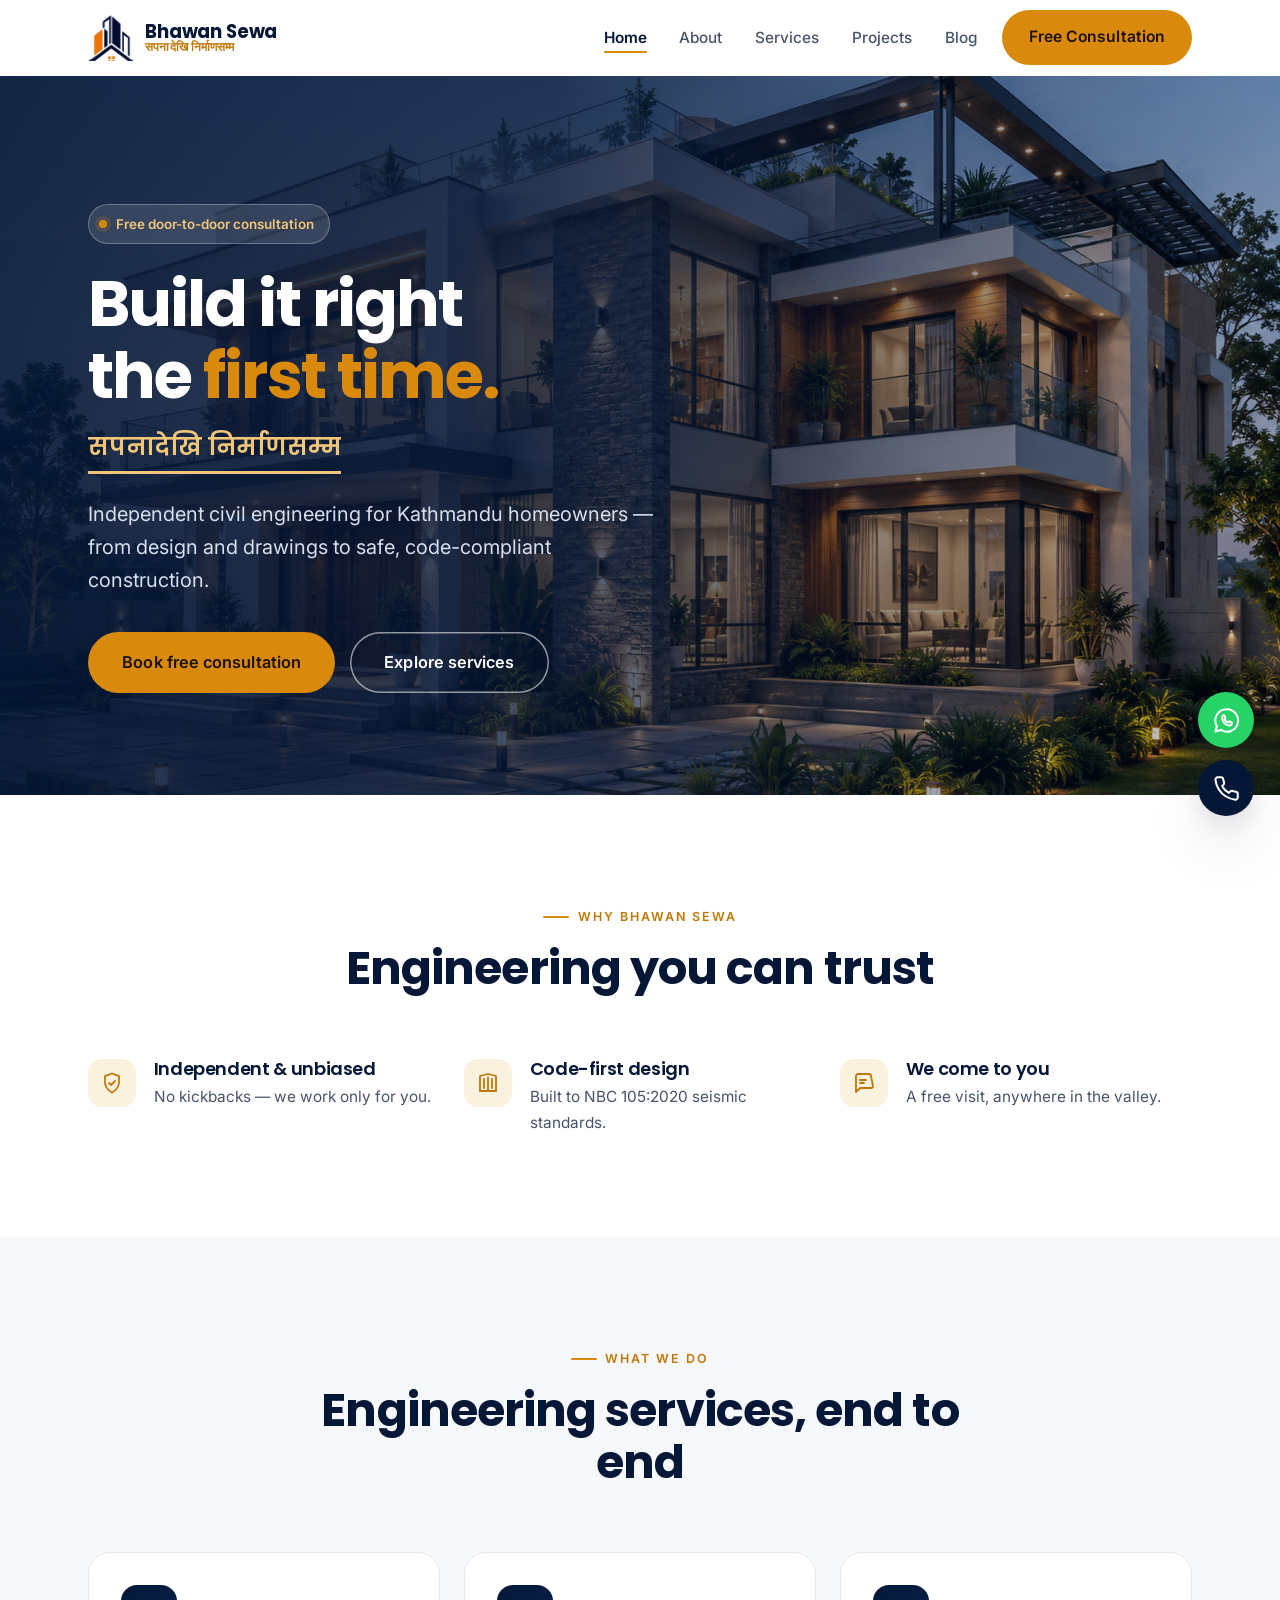
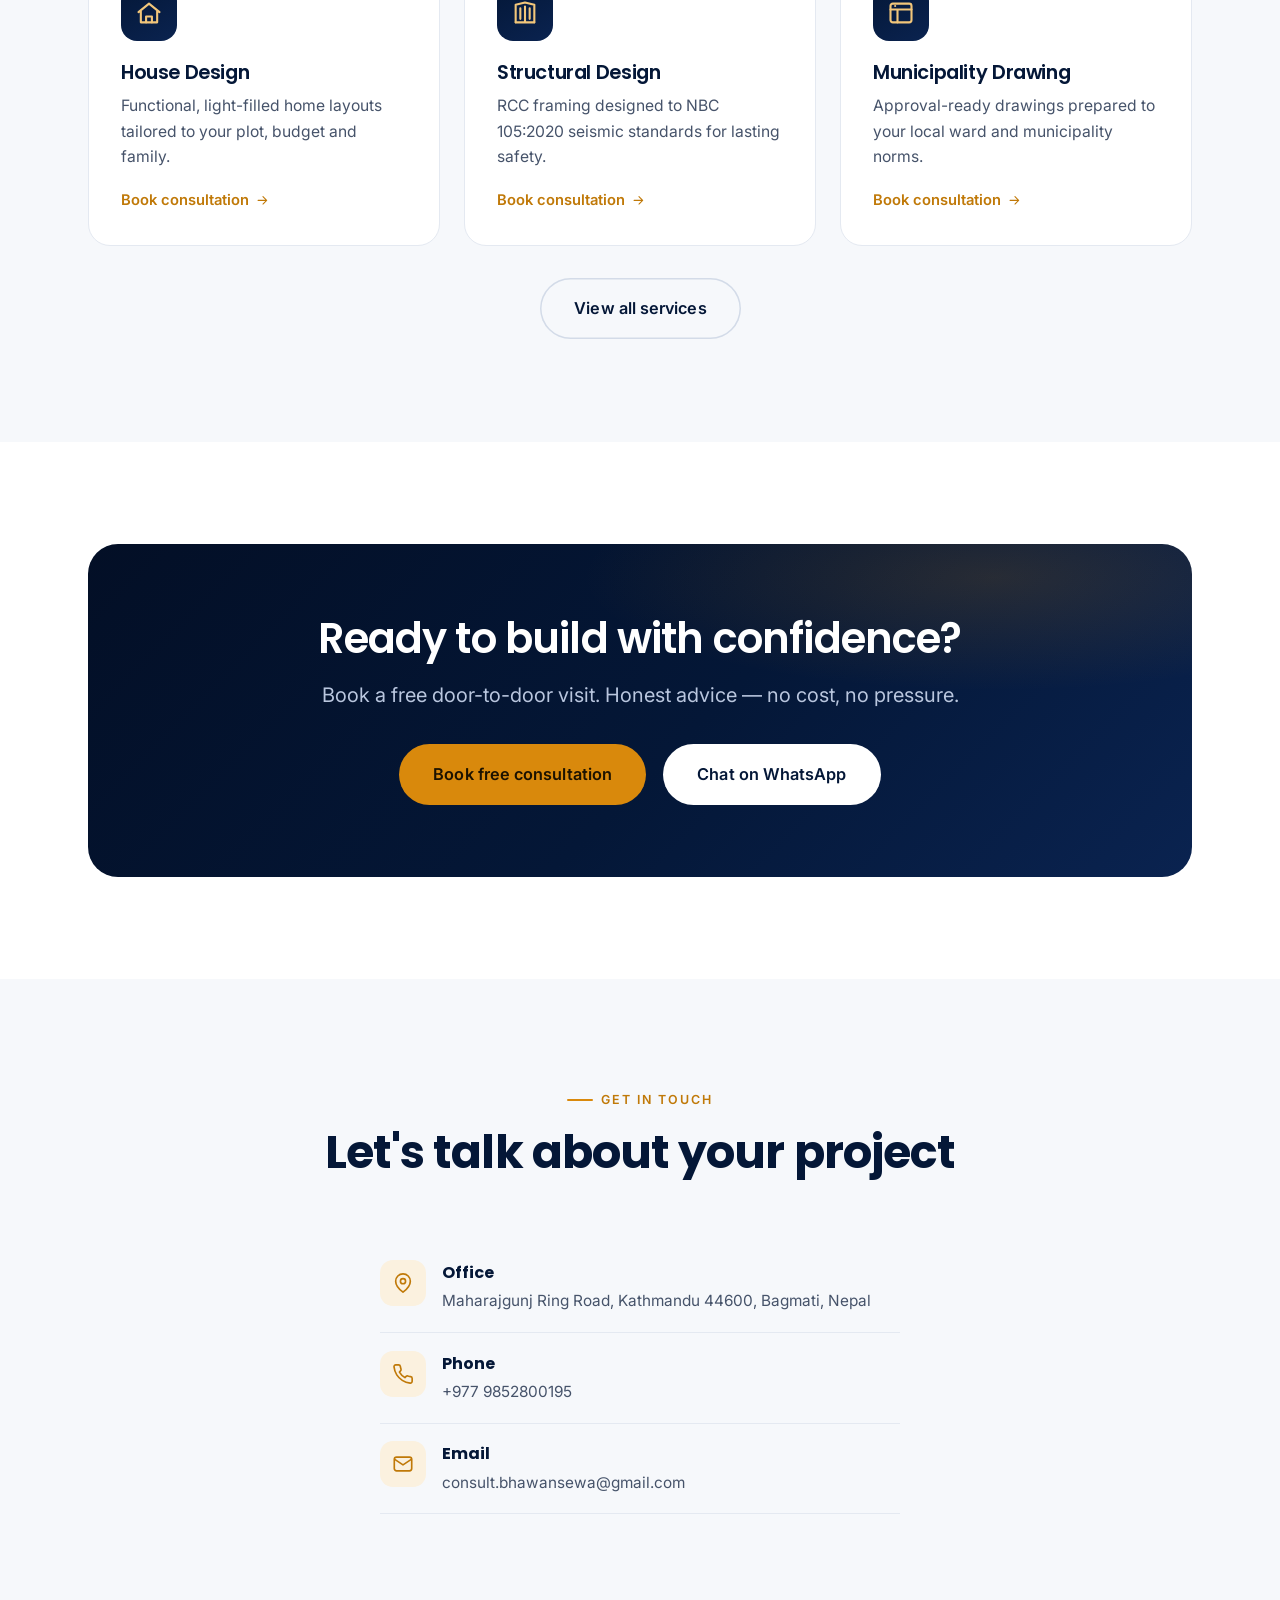
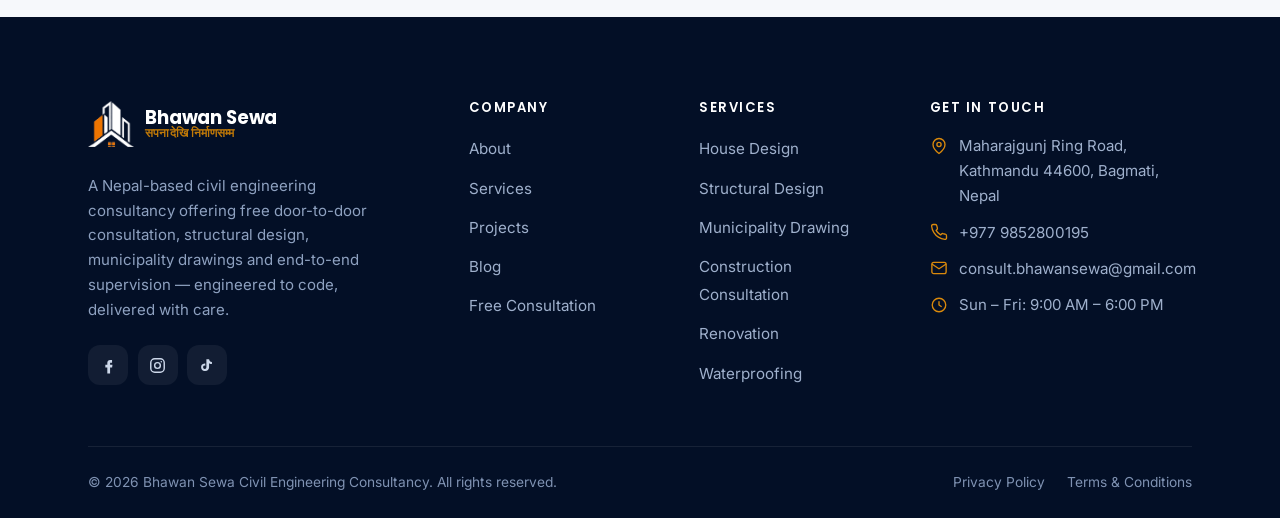
<file: index.html>
<!DOCTYPE html>
<html lang="en">
<head>
  <meta charset="UTF-8">
  <meta name="viewport" content="width=device-width, initial-scale=1.0">
  <meta name="theme-color" content="#041737">

  <!-- SEO -->
  <title>Bhawan Sewa — Civil Engineering Consultancy in Kathmandu, Nepal</title>
  <meta name="description" content="Bhawan Sewa offers FREE door-to-door civil engineering consultation in Kathmandu. House design, structural design (NBC 105:2020), municipality drawings, supervision, cost estimation & more.">
  <meta name="keywords" content="civil engineer Kathmandu, house design Nepal, structural design, municipality drawing, building consultancy Nepal, NBC 105:2020">
  <link rel="canonical" href="https://www.bhawansewa.com/index.html">
  <meta name="robots" content="index, follow">

  <!-- Open Graph -->
  <meta property="og:type" content="website">
  <meta property="og:site_name" content="Bhawan Sewa">
  <meta property="og:title" content="Bhawan Sewa — Civil Engineering Consultancy in Kathmandu">
  <meta property="og:description" content="FREE door-to-door civil engineering consultation. From dream to construction — engineered to code.">
  <meta property="og:url" content="https://www.bhawansewa.com/index.html">
  <meta property="og:image" content="https://www.bhawansewa.com/images/logo/og-image.png">

  <!-- Twitter -->
  <meta name="twitter:card" content="summary_large_image">
  <meta name="twitter:title" content="Bhawan Sewa — Civil Engineering Consultancy in Kathmandu">
  <meta name="twitter:description" content="FREE door-to-door civil engineering consultation across Kathmandu Valley.">
  <meta name="twitter:image" content="https://www.bhawansewa.com/images/logo/og-image.png">

  <!-- Favicon -->
  <link rel="icon" type="image/png" sizes="32x32" href="images/logo/favicon-32.png">
  <link rel="icon" type="image/png" sizes="512x512" href="images/logo/favicon-512.png">
  <link rel="apple-touch-icon" href="images/logo/favicon-180.png">

  <!-- Fonts -->
  <link rel="preconnect" href="https://fonts.googleapis.com">
  <link rel="preconnect" href="https://fonts.gstatic.com" crossorigin>
  <link href="https://fonts.googleapis.com/css2?family=Inter:wght@400;500;600&family=Poppins:wght@500;600;700&display=swap" rel="stylesheet">

  <!-- Styles -->
  <link rel="stylesheet" href="css/style.css">
  <link rel="stylesheet" href="css/responsive.css">
  <link rel="stylesheet" href="css/animations.css">

  <!-- Structured data -->
  <script type="application/ld+json">
  {
    "@context": "https://schema.org",
    "@type": "GeneralContractor",
    "name": "Bhawan Sewa",
    "description": "Civil engineering consultancy offering free door-to-door consultation in Kathmandu, Nepal.",
    "url": "https://www.bhawansewa.com",
    "telephone": "+9779852800195",
    "email": "consult.bhawansewa@gmail.com",
    "priceRange": "Free consultation",
    "areaServed": "Kathmandu Valley, Nepal",
    "address": {
      "@type": "PostalAddress",
      "streetAddress": "Maharajgunj Ring Road",
      "addressLocality": "Kathmandu",
      "postalCode": "44600",
      "addressCountry": "NP"
    },
    "openingHours": "Su-Fr 09:00-18:00"
  }
  </script>
</head>

<body>
  <a class="skip-link" href="#main">Skip to content</a>
  <header id="site-header"></header>

  <main id="main">

    <!-- ============ HERO ============ -->
    <section class="hero hero--photo">
      <div class="hero-bg"><img src="images/hero/house.png" alt="Modern home built by Bhawan Sewa"></div>
      <div class="container">
        <div class="hero-grid">
          <div class="hero-copy">
            <span class="hero-badge" data-hero="1"><span class="dot"></span> Free door-to-door consultation</span>
            <h1 class="hero-title" data-hero="2">
              Build it right<br>the <span class="accent">first time.</span>
              <span class="hero-devanagari">सपनादेखि निर्माणसम्म</span>
            </h1>
            <p class="hero-lead" data-hero="3">
              Independent civil engineering for Kathmandu homeowners — from design and drawings to safe, code-compliant construction.
            </p>
            <div class="hero-actions" data-hero="4">
              <a class="btn btn--primary btn--lg" href="consultation.html">Book free consultation</a>
              <a class="btn btn--ghost btn--lg" href="services.html">Explore services</a>
            </div>
          </div>
        </div>
      </div>
    </section>

    <!-- ============ WHY CHOOSE (short) ============ -->
    <section class="section" id="why">
      <div class="container">
        <div class="section-head text-center" data-reveal>
          <span class="eyebrow">Why Bhawan Sewa</span>
          <h2 class="section-title">Engineering you can trust</h2>
        </div>
        <div class="grid grid--3" data-reveal-group>
          <div class="feature" style="--i:0"><span class="feature-ic" data-icon="shield"></span>
            <div><h3>Independent &amp; unbiased</h3><p>No kickbacks — we work only for you.</p></div></div>
          <div class="feature" style="--i:1"><span class="feature-ic" data-icon="structure"></span>
            <div><h3>Code-first design</h3><p>Built to NBC&nbsp;105:2020 seismic standards.</p></div></div>
          <div class="feature" style="--i:2"><span class="feature-ic" data-icon="consult"></span>
            <div><h3>We come to you</h3><p>A free visit, anywhere in the valley.</p></div></div>
        </div>
      </div>
    </section>

    <!-- ============ SERVICES (teaser) ============ -->
    <section class="section section--surface" id="services">
      <div class="container">
        <div class="section-head text-center" data-reveal>
          <span class="eyebrow">What we do</span>
          <h2 class="section-title">Engineering services, end to end</h2>
        </div>
        <div class="grid grid--3" data-services-grid data-limit="3"></div>
        <div class="text-center mt-4" data-reveal>
          <a class="btn btn--ghost btn--lg" href="services.html">View all services</a>
        </div>
      </div>
    </section>

    <!-- ============ APPOINTMENT CTA ============ -->
    <section class="section">
      <div class="container">
        <div class="cta-banner" data-reveal="zoom">
          <div class="blueprint-grid"></div>
          <div style="position:relative;z-index:1">
            <h2>Ready to build with confidence?</h2>
            <p>Book a free door-to-door visit. Honest advice — no cost, no pressure.</p>
            <div class="cta-actions">
              <a class="btn btn--primary btn--lg" href="consultation.html">Book free consultation</a>
              <a class="btn btn--on-navy btn--lg" data-cfg-href="wa" target="_blank" rel="noopener">Chat on WhatsApp</a>
            </div>
          </div>
        </div>
      </div>
    </section>

    <!-- ============ CONTACT (simple) ============ -->
    <section class="section section--surface" id="contact">
      <div class="container">
        <div class="section-head text-center" data-reveal>
          <span class="eyebrow">Get in touch</span>
          <h2 class="section-title">Let's talk about your project</h2>
        </div>
        <ul class="info-list mt-3" data-reveal style="max-width:520px;margin-inline:auto">
          <li><span class="info-ic" data-icon="pin"></span><div><b>Office</b><span data-cfg="contact.addressFull"></span></div></li>
          <li><span class="info-ic" data-icon="phone"></span><div><b>Phone</b><a data-cfg-href="tel" data-cfg="contact.phoneDisplay"></a></div></li>
          <li><span class="info-ic" data-icon="mail"></span><div><b>Email</b><a data-cfg-href="mail" data-cfg="contact.email"></a></div></li>
        </ul>
      </div>
    </section>

  </main>

  <footer id="site-footer"></footer>
  <div id="floating-actions"></div>

  <!-- Scripts -->
  <script src="js/config.js"></script>
  <script src="js/main.js" defer></script>
  <script src="js/navigation.js" defer></script>
  <script src="js/animation.js" defer></script>
  <script src="js/form.js" defer></script>
</body>
</html>
</file>
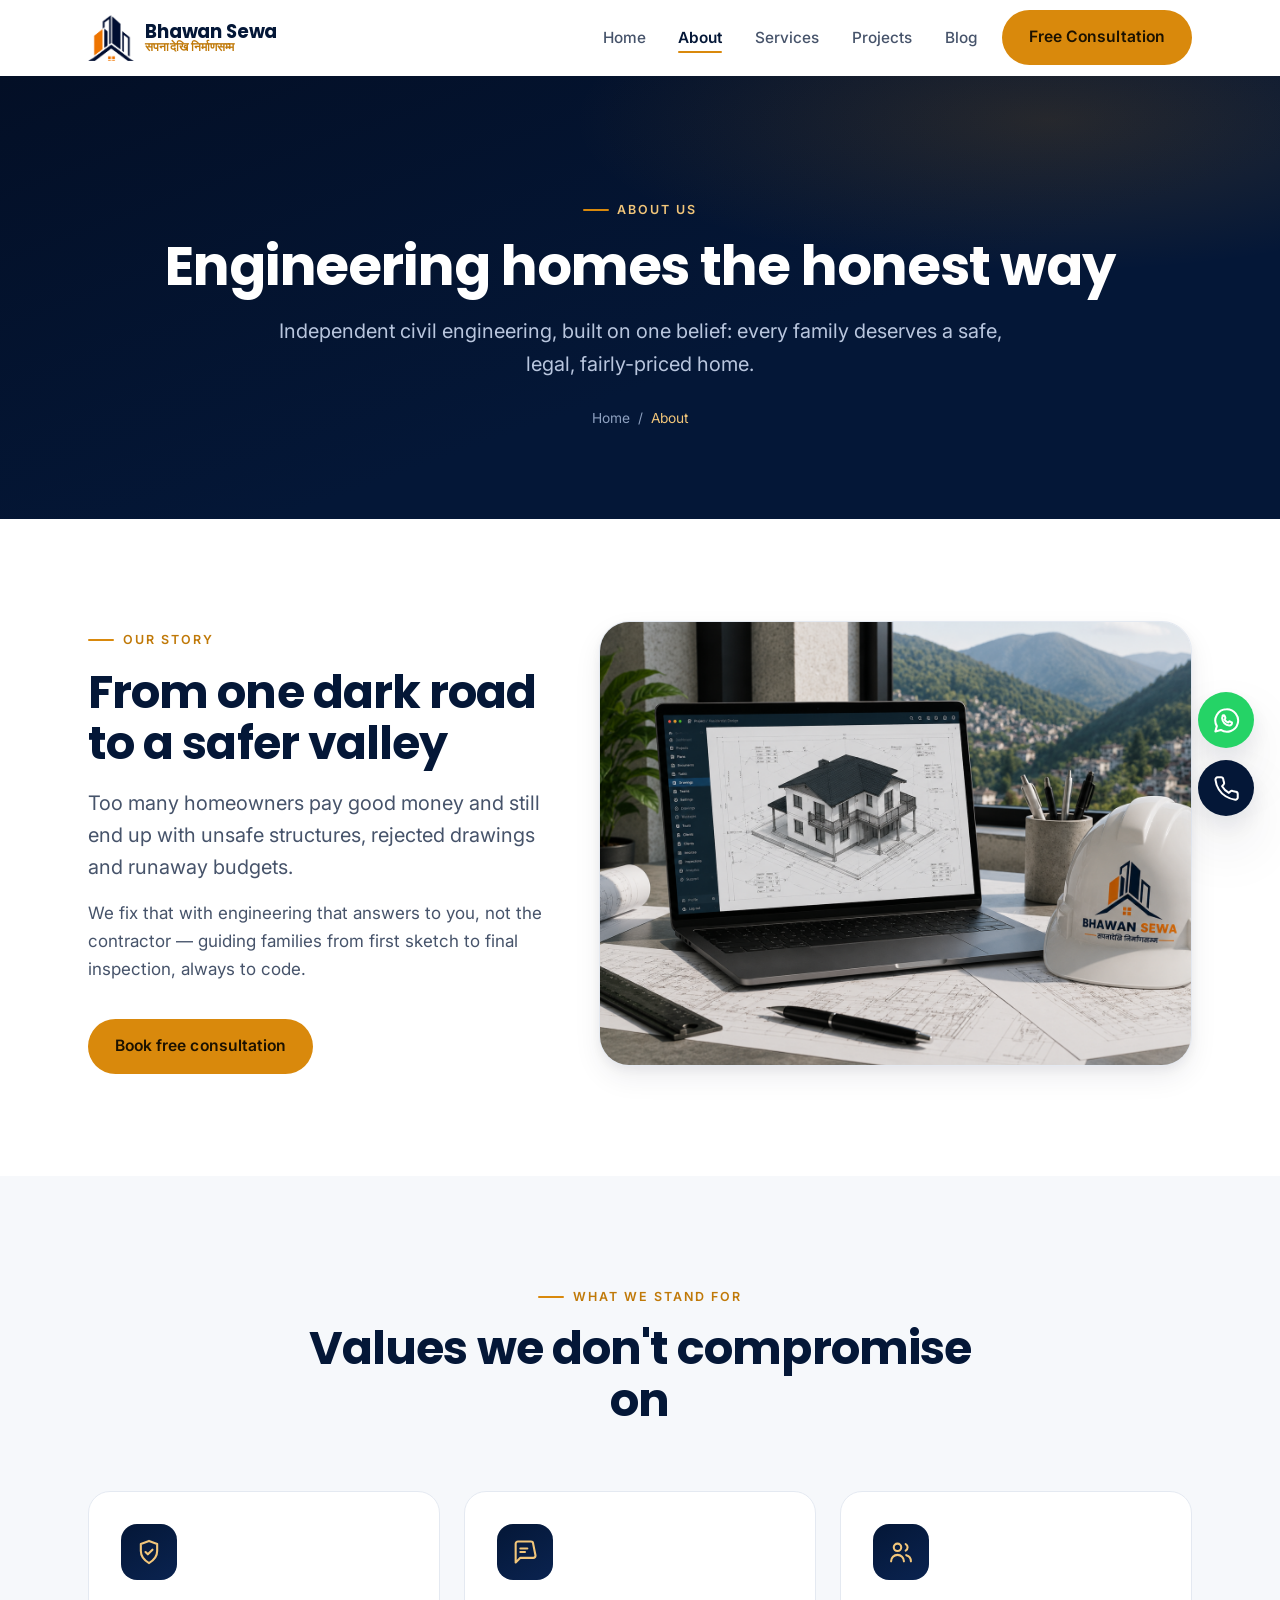
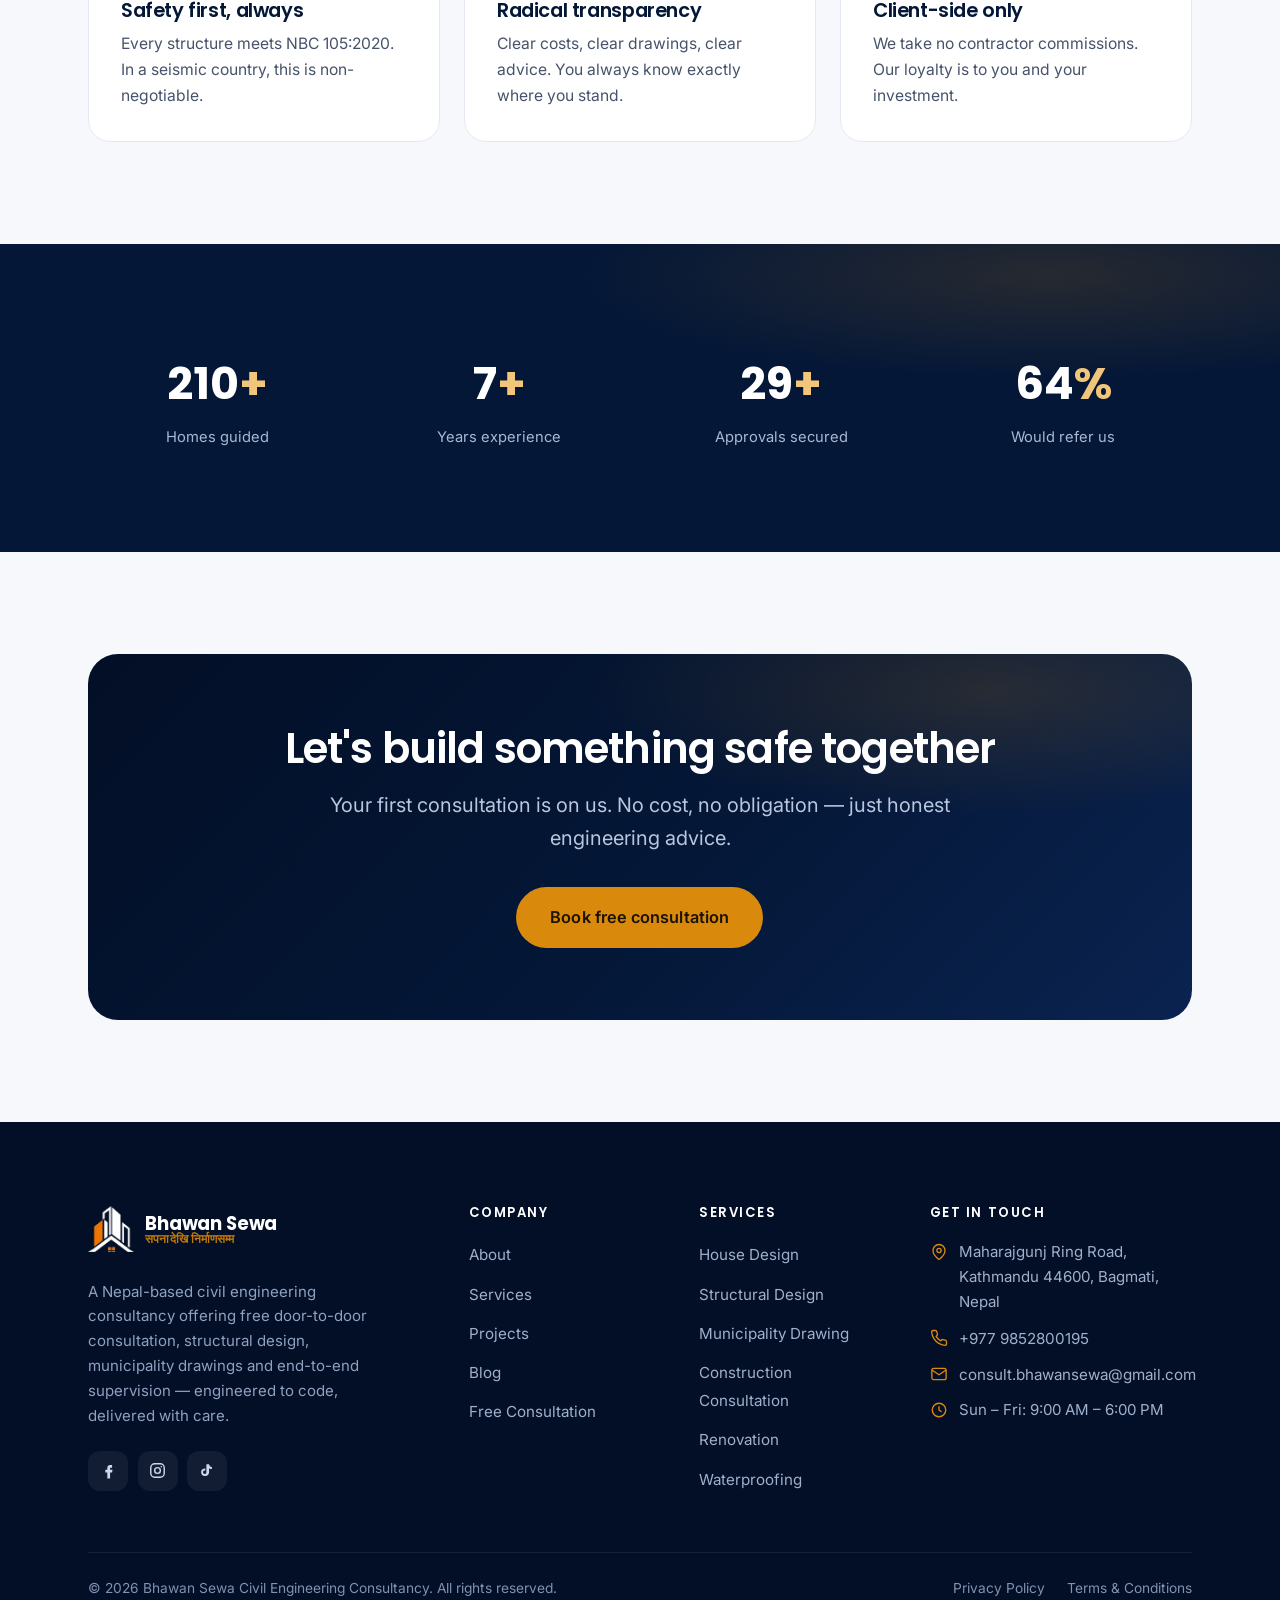
<file: about.html>
<!DOCTYPE html>
<html lang="en">
<head>
  <meta charset="UTF-8">
  <meta name="viewport" content="width=device-width, initial-scale=1.0">
  <meta name="theme-color" content="#041737">

  <!-- SEO -->
  <title>About Bhawan Sewa — Civil Engineering Consultancy in Kathmandu</title>
  <meta name="description" content="Meet the independent civil engineers behind Bhawan Sewa. Our mission: safe, code-compliant, honestly-costed homes for every Kathmandu family.">
  <link rel="canonical" href="https://www.bhawansewa.com/about.html">
  <meta name="robots" content="index, follow">

  <!-- Open Graph -->
  <meta property="og:type" content="website">
  <meta property="og:site_name" content="Bhawan Sewa">
  <meta property="og:title" content="About Bhawan Sewa — Civil Engineering Consultancy in Kathmandu">
  <meta property="og:description" content="Meet the independent civil engineers behind Bhawan Sewa. Our mission: safe, code-compliant, honestly-costed homes for every Kathmandu family.">
  <meta property="og:url" content="https://www.bhawansewa.com/about.html">
  <meta property="og:image" content="https://www.bhawansewa.com/images/logo/og-image.png">

  <!-- Twitter -->
  <meta name="twitter:card" content="summary_large_image">
  <meta name="twitter:title" content="About Bhawan Sewa — Civil Engineering Consultancy in Kathmandu">
  <meta name="twitter:description" content="Meet the independent civil engineers behind Bhawan Sewa. Our mission: safe, code-compliant, honestly-costed homes for every Kathmandu family.">
  <meta name="twitter:image" content="https://www.bhawansewa.com/images/logo/og-image.png">

  <!-- Favicon -->
  <link rel="icon" type="image/png" sizes="32x32" href="images/logo/favicon-32.png">
  <link rel="icon" type="image/png" sizes="512x512" href="images/logo/favicon-512.png">
  <link rel="apple-touch-icon" href="images/logo/favicon-180.png">

  <!-- Fonts -->
  <link rel="preconnect" href="https://fonts.googleapis.com">
  <link rel="preconnect" href="https://fonts.gstatic.com" crossorigin>
  <link href="https://fonts.googleapis.com/css2?family=Inter:wght@400;500;600&family=Poppins:wght@500;600;700&display=swap" rel="stylesheet">

  <!-- Styles -->
  <link rel="stylesheet" href="css/style.css">
  <link rel="stylesheet" href="css/responsive.css">
  <link rel="stylesheet" href="css/animations.css">

  <!-- Structured data -->
  <script type="application/ld+json">
{
  "@context": "https://schema.org",
  "@type": "AboutPage",
  "name": "About Bhawan Sewa",
  "url": "https://www.bhawansewa.com/about.html",
  "publisher": { "@type": "Organization", "name": "Bhawan Sewa" }
}
  </script>
</head>

<body>
  <a class="skip-link" href="#main">Skip to content</a>
  <header id="site-header"></header>

  <main id="main">
    <section class="page-hero">
      <div class="blueprint-grid"></div>
      <div class="container">
        <span class="eyebrow">About us</span>
        <h1>Engineering homes the honest way</h1>
        <p>Independent civil engineering, built on one belief: every family deserves a safe, legal, fairly-priced home.</p>
        <nav class="breadcrumb" aria-label="Breadcrumb"><a href="index.html">Home</a> / <span>About</span></nav>
      </div>
    </section>

    <section class="section">
      <div class="container">
        <div class="contact-split">
          <div data-reveal="left">
            <span class="eyebrow">Our story</span>
            <h2 class="section-title">From one dark road to a safer valley</h2>
            <p class="section-lead">Too many homeowners pay good money and still end up with unsafe structures, rejected drawings and runaway budgets.</p>
            <p style="margin-top:1rem;color:var(--ink-soft)">We fix that with engineering that answers to you, not the contractor — guiding families from first sketch to final inspection, always to code.</p>
            <div class="hero-actions"><a class="btn btn--primary" href="consultation.html">Book free consultation</a></div>
          </div>
          <div class="hero-visual" style="aspect-ratio:4/3"><img class="media-img" src="images/team/about-office.png" alt="Bhawan Sewa engineering office and plans"></div>
        </div>
      </div>
    </section>

    <section class="section section--surface">
      <div class="container">
        <div class="section-head text-center" data-reveal>
          <span class="eyebrow">What we stand for</span>
          <h2 class="section-title">Values we don't compromise on</h2>
        </div>
        <div class="grid grid--3" data-reveal-group>
          <article class="card card--tick" style="--i:0"><div class="card-icon" data-icon="shield"></div><h3>Safety first, always</h3><p>Every structure meets NBC 105:2020. In a seismic country, this is non-negotiable.</p></article>
          <article class="card card--tick" style="--i:1"><div class="card-icon" data-icon="consult"></div><h3>Radical transparency</h3><p>Clear costs, clear drawings, clear advice. You always know exactly where you stand.</p></article>
          <article class="card card--tick" style="--i:2"><div class="card-icon" data-icon="users"></div><h3>Client-side only</h3><p>We take no contractor commissions. Our loyalty is to you and your investment.</p></article>
        </div>
      </div>
    </section>

    <section class="section section--navy">
      <div class="blueprint-grid"></div>
      <div class="container">
        <div class="stat-band" data-reveal>
          <div><div class="num"><span class="counter" data-count="320">0</span><span class="plus">+</span></div><div class="lbl">Homes guided</div></div>
          <div><div class="num"><span class="counter" data-count="12">0</span><span class="plus">+</span></div><div class="lbl">Years experience</div></div>
          <div><div class="num"><span class="counter" data-count="45">0</span><span class="plus">+</span></div><div class="lbl">Approvals secured</div></div>
          <div><div class="num"><span class="counter" data-count="98">0</span><span class="plus">%</span></div><div class="lbl">Would refer us</div></div>
        </div>
      </div>
    </section>



    <section class="section section--surface">
      <div class="container">
        <div class="cta-banner" data-reveal="zoom"><div class="blueprint-grid"></div>
          <div style="position:relative;z-index:1">
            <h2>Let's build something safe together</h2>
            <p>Your first consultation is on us. No cost, no obligation — just honest engineering advice.</p>
            <div class="cta-actions">
              <a class="btn btn--primary btn--lg" href="consultation.html">Book free consultation</a>
            </div>
          </div>
        </div>
      </div>
    </section>
  </main>

  <footer id="site-footer"></footer>
  <div id="floating-actions"></div>

  <!-- Scripts -->
  <script src="js/config.js"></script>
  <script src="js/main.js" defer></script>
  <script src="js/navigation.js" defer></script>
  <script src="js/animation.js" defer></script>
  <script src="js/form.js" defer></script>
</body>
</html>
</file>
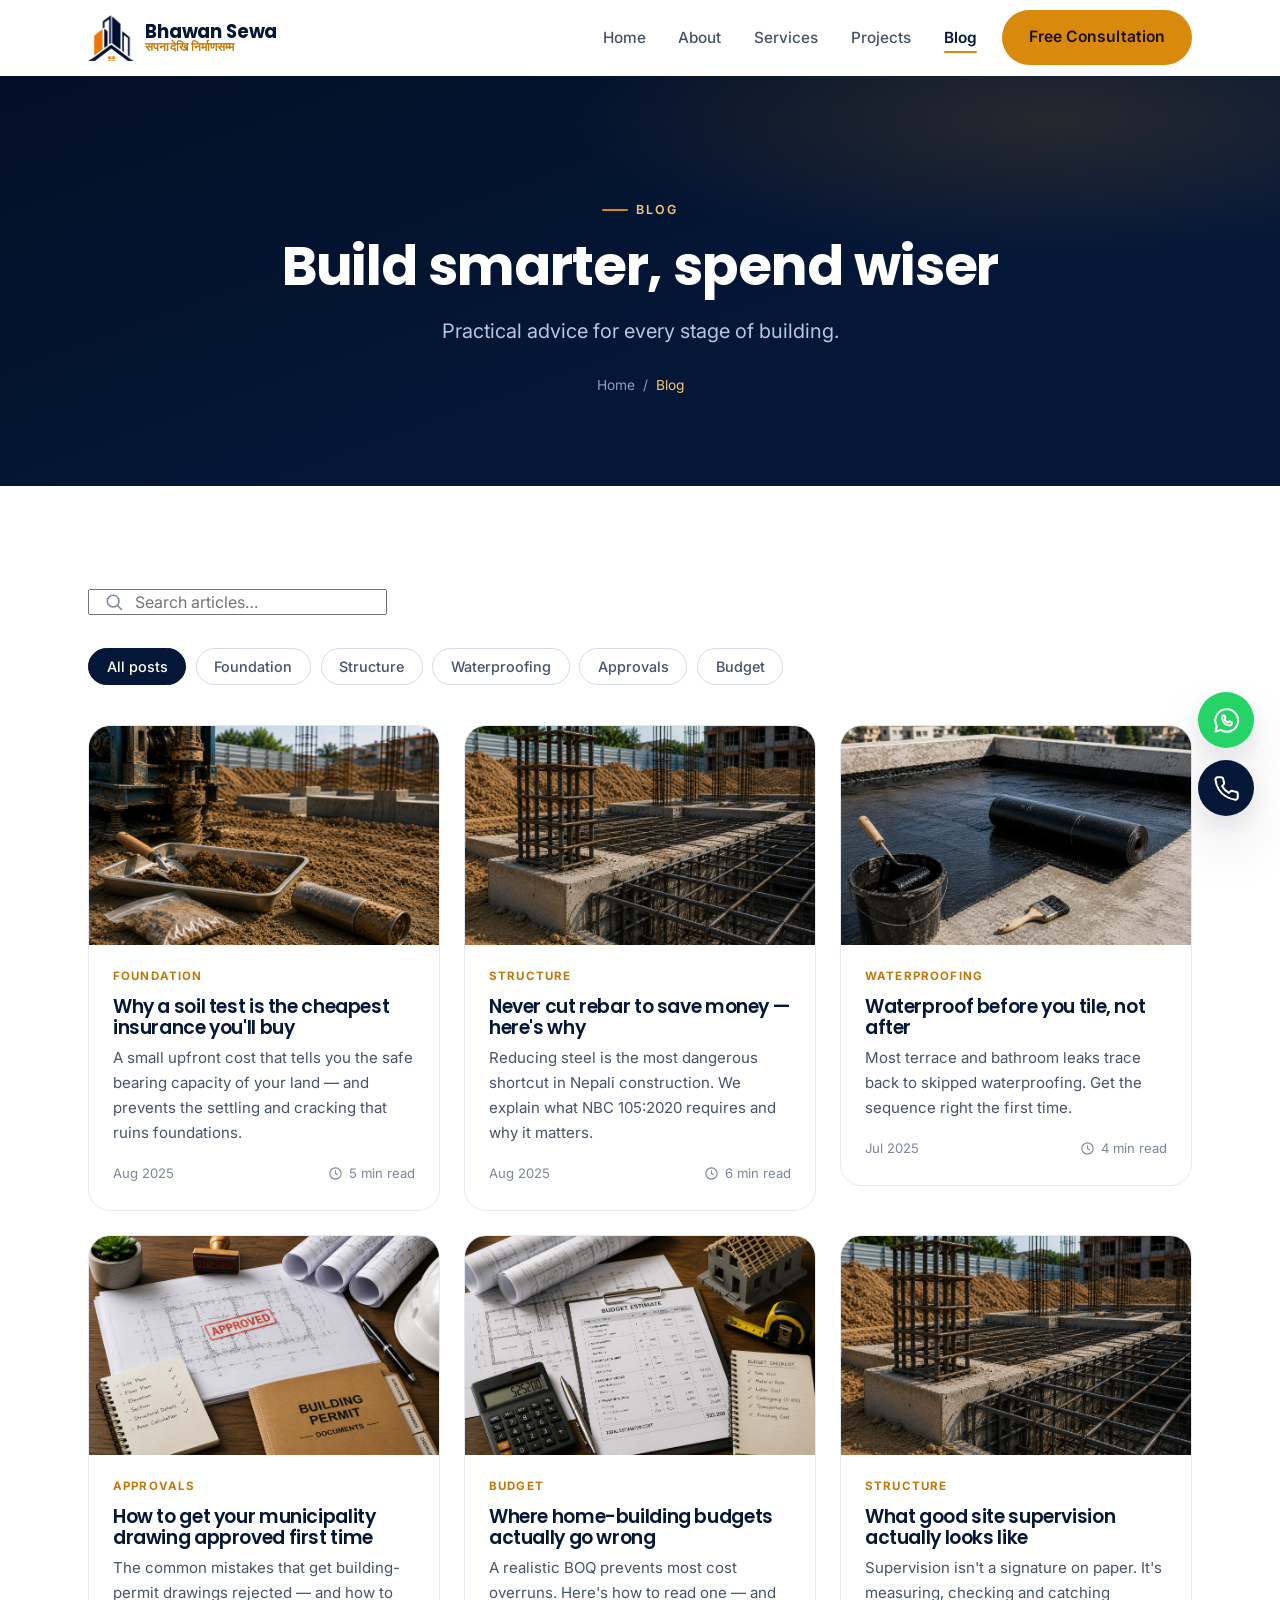
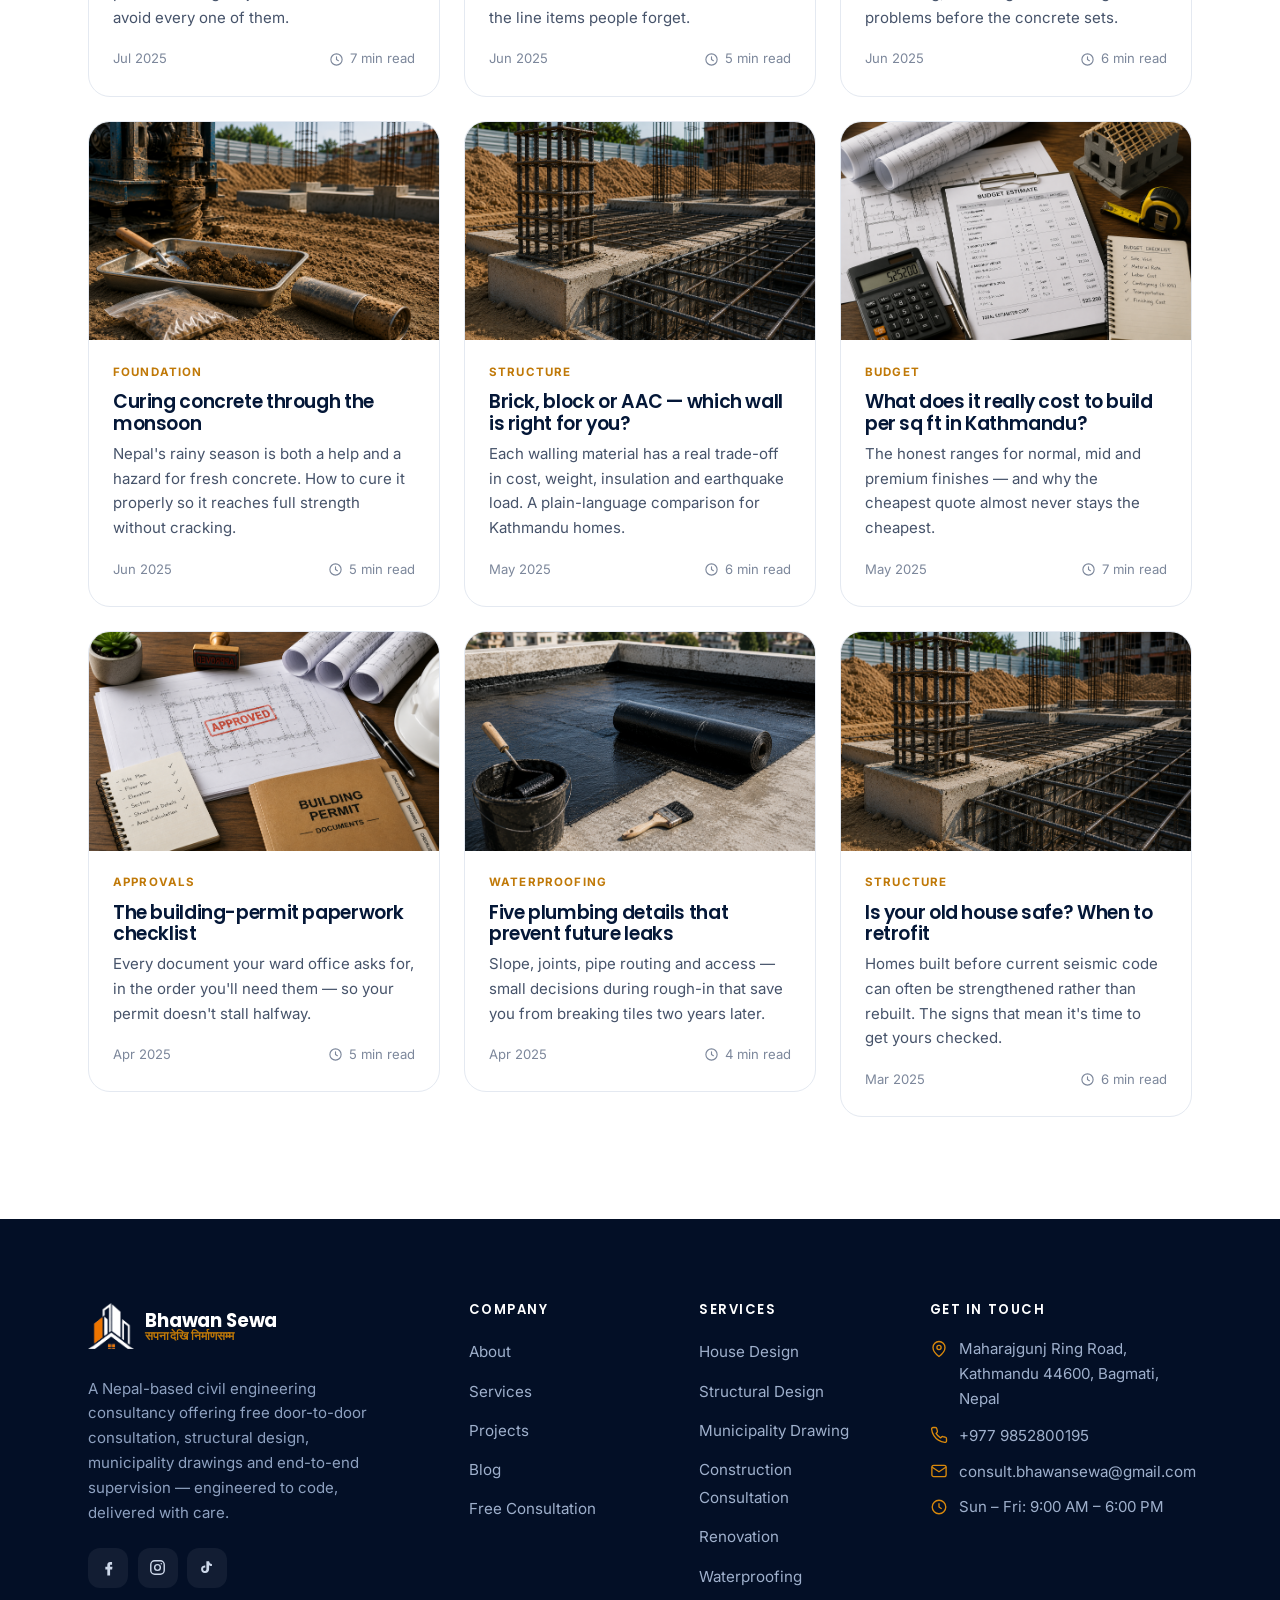
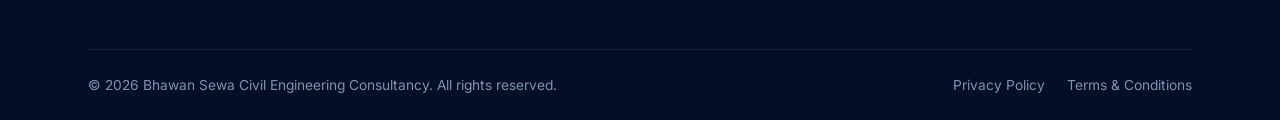
<file: blog.html>
<!DOCTYPE html>
<html lang="en">
<head>
  <meta charset="UTF-8">
  <meta name="viewport" content="width=device-width, initial-scale=1.0">
  <meta name="theme-color" content="#041737">

  <!-- SEO -->
  <title>Blog — Construction Tips &amp; Engineering Advice | Bhawan Sewa</title>
  <meta name="description" content="Practical construction tips, structural safety guidance and building advice for Nepali homeowners, from the engineers at Bhawan Sewa.">
  <link rel="canonical" href="https://www.bhawansewa.com/blog.html">
  <meta name="robots" content="index, follow">

  <!-- Open Graph -->
  <meta property="og:type" content="website">
  <meta property="og:site_name" content="Bhawan Sewa">
  <meta property="og:title" content="Blog — Construction Tips &amp; Engineering Advice | Bhawan Sewa">
  <meta property="og:description" content="Practical construction tips, structural safety guidance and building advice for Nepali homeowners, from the engineers at Bhawan Sewa.">
  <meta property="og:url" content="https://www.bhawansewa.com/blog.html">
  <meta property="og:image" content="https://www.bhawansewa.com/images/logo/og-image.png">

  <!-- Twitter -->
  <meta name="twitter:card" content="summary_large_image">
  <meta name="twitter:title" content="Blog — Construction Tips &amp; Engineering Advice | Bhawan Sewa">
  <meta name="twitter:description" content="Practical construction tips, structural safety guidance and building advice for Nepali homeowners, from the engineers at Bhawan Sewa.">
  <meta name="twitter:image" content="https://www.bhawansewa.com/images/logo/og-image.png">

  <!-- Favicon -->
  <link rel="icon" type="image/png" sizes="32x32" href="images/logo/favicon-32.png">
  <link rel="icon" type="image/png" sizes="512x512" href="images/logo/favicon-512.png">
  <link rel="apple-touch-icon" href="images/logo/favicon-180.png">

  <!-- Fonts -->
  <link rel="preconnect" href="https://fonts.googleapis.com">
  <link rel="preconnect" href="https://fonts.gstatic.com" crossorigin>
  <link href="https://fonts.googleapis.com/css2?family=Inter:wght@400;500;600&family=Poppins:wght@500;600;700&display=swap" rel="stylesheet">

  <!-- Styles -->
  <link rel="stylesheet" href="css/style.css">
  <link rel="stylesheet" href="css/responsive.css">
  <link rel="stylesheet" href="css/animations.css">

  <!-- Structured data -->
  <script type="application/ld+json">
{
  "@context": "https://schema.org",
  "@type": "Blog",
  "name": "Bhawan Sewa Blog",
  "url": "https://www.bhawansewa.com/blog.html",
  "publisher": { "@type": "Organization", "name": "Bhawan Sewa" }
}
  </script>
</head>

<body>
  <a class="skip-link" href="#main">Skip to content</a>
  <header id="site-header"></header>

  <main id="main">
    <section class="page-hero">
      <div class="blueprint-grid"></div>
      <div class="container">
        <span class="eyebrow">Blog</span>
        <h1>Build smarter, spend wiser</h1>
        <p>Practical advice for every stage of building.</p>
        <nav class="breadcrumb" aria-label="Breadcrumb"><a href="index.html">Home</a> / <span>Blog</span></nav>
      </div>
    </section>

    <section class="section">
      <div class="container">
        <div style="display:flex;justify-content:space-between;gap:1.5rem;flex-wrap:wrap;align-items:center;margin-bottom:2rem" data-reveal>
          <div class="search-box"><span data-icon="search"></span><input type="text" id="blog-search" placeholder="Search articles…" aria-label="Search articles"></div>
        </div>
        <div class="chip-row" data-reveal id="blog-filters">
          <button class="chip is-active" data-filter="all">All posts</button>
          <button class="chip" data-filter="Foundation">Foundation</button>
          <button class="chip" data-filter="Structure">Structure</button>
          <button class="chip" data-filter="Waterproofing">Waterproofing</button>
          <button class="chip" data-filter="Approvals">Approvals</button>
          <button class="chip" data-filter="Budget">Budget</button>
        </div>

        <div class="grid grid--3" id="blog-grid" data-reveal-group>
          <article class="post-card" data-cat="Foundation" data-title="soil test foundation bearing capacity" style="--i:0"><div class="post-media"><img class="media-img" src="images/blog/foundation.png" alt="Foundation article"></div><div class="post-body"><span class="post-cat">Foundation</span><h3>Why a soil test is the cheapest insurance you'll buy</h3><p>A small upfront cost that tells you the safe bearing capacity of your land — and prevents the settling and cracking that ruins foundations.</p><div class="post-foot"><span>Aug 2025</span><span class="read-time" data-icon="clock">5 min read</span></div></div></article>
          <article class="post-card" data-cat="Structure" data-title="rebar steel earthquake NBC 105 seismic" style="--i:1"><div class="post-media"><img class="media-img" src="images/blog/structure.png" alt="Structure article"></div><div class="post-body"><span class="post-cat">Structure</span><h3>Never cut rebar to save money — here's why</h3><p>Reducing steel is the most dangerous shortcut in Nepali construction. We explain what NBC 105:2020 requires and why it matters.</p><div class="post-foot"><span>Aug 2025</span><span class="read-time" data-icon="clock">6 min read</span></div></div></article>
          <article class="post-card" data-cat="Waterproofing" data-title="waterproofing terrace bathroom leak" style="--i:2"><div class="post-media"><img class="media-img" src="images/blog/waterproofing.png" alt="Waterproofing article"></div><div class="post-body"><span class="post-cat">Waterproofing</span><h3>Waterproof before you tile, not after</h3><p>Most terrace and bathroom leaks trace back to skipped waterproofing. Get the sequence right the first time.</p><div class="post-foot"><span>Jul 2025</span><span class="read-time" data-icon="clock">4 min read</span></div></div></article>
          <article class="post-card" data-cat="Approvals" data-title="municipality drawing approval building permit ward" style="--i:3"><div class="post-media"><img class="media-img" src="images/blog/approvals.png" alt="Approvals article"></div><div class="post-body"><span class="post-cat">Approvals</span><h3>How to get your municipality drawing approved first time</h3><p>The common mistakes that get building-permit drawings rejected — and how to avoid every one of them.</p><div class="post-foot"><span>Jul 2025</span><span class="read-time" data-icon="clock">7 min read</span></div></div></article>
          <article class="post-card" data-cat="Budget" data-title="cost estimation BOQ budget overrun" style="--i:0"><div class="post-media"><img class="media-img" src="images/blog/budget.png" alt="Budget article"></div><div class="post-body"><span class="post-cat">Budget</span><h3>Where home-building budgets actually go wrong</h3><p>A realistic BOQ prevents most cost overruns. Here's how to read one — and the line items people forget.</p><div class="post-foot"><span>Jun 2025</span><span class="read-time" data-icon="clock">5 min read</span></div></div></article>
          <article class="post-card" data-cat="Structure" data-title="site supervision contractor quality" style="--i:1"><div class="post-media"><img class="media-img" src="images/blog/structure.png" alt="Structure article"></div><div class="post-body"><span class="post-cat">Structure</span><h3>What good site supervision actually looks like</h3><p>Supervision isn't a signature on paper. It's measuring, checking and catching problems before the concrete sets.</p><div class="post-foot"><span>Jun 2025</span><span class="read-time" data-icon="clock">6 min read</span></div></div></article>
          <article class="post-card" data-cat="Foundation" data-title="concrete curing monsoon rainy season cracks" style="--i:2"><div class="post-media"><img class="media-img" src="images/blog/foundation.png" alt="Foundation article"></div><div class="post-body"><span class="post-cat">Foundation</span><h3>Curing concrete through the monsoon</h3><p>Nepal's rainy season is both a help and a hazard for fresh concrete. How to cure it properly so it reaches full strength without cracking.</p><div class="post-foot"><span>Jun 2025</span><span class="read-time" data-icon="clock">5 min read</span></div></div></article>
          <article class="post-card" data-cat="Structure" data-title="brick block aac wall material comparison" style="--i:0"><div class="post-media"><img class="media-img" src="images/blog/structure.png" alt="Structure article"></div><div class="post-body"><span class="post-cat">Structure</span><h3>Brick, block or AAC — which wall is right for you?</h3><p>Each walling material has a real trade-off in cost, weight, insulation and earthquake load. A plain-language comparison for Kathmandu homes.</p><div class="post-foot"><span>May 2025</span><span class="read-time" data-icon="clock">6 min read</span></div></div></article>
          <article class="post-card" data-cat="Budget" data-title="build cost per square foot kathmandu 2025 rate" style="--i:1"><div class="post-media"><img class="media-img" src="images/blog/budget.png" alt="Budget article"></div><div class="post-body"><span class="post-cat">Budget</span><h3>What does it really cost to build per sq ft in Kathmandu?</h3><p>The honest ranges for normal, mid and premium finishes — and why the cheapest quote almost never stays the cheapest.</p><div class="post-foot"><span>May 2025</span><span class="read-time" data-icon="clock">7 min read</span></div></div></article>
          <article class="post-card" data-cat="Approvals" data-title="building permit documents ward nibedan process" style="--i:2"><div class="post-media"><img class="media-img" src="images/blog/approvals.png" alt="Approvals article"></div><div class="post-body"><span class="post-cat">Approvals</span><h3>The building-permit paperwork checklist</h3><p>Every document your ward office asks for, in the order you'll need them — so your permit doesn't stall halfway.</p><div class="post-foot"><span>Apr 2025</span><span class="read-time" data-icon="clock">5 min read</span></div></div></article>
          <article class="post-card" data-cat="Waterproofing" data-title="bathroom plumbing leak slope drainage waterproofing" style="--i:0"><div class="post-media"><img class="media-img" src="images/blog/waterproofing.png" alt="Waterproofing article"></div><div class="post-body"><span class="post-cat">Waterproofing</span><h3>Five plumbing details that prevent future leaks</h3><p>Slope, joints, pipe routing and access — small decisions during rough-in that save you from breaking tiles two years later.</p><div class="post-foot"><span>Apr 2025</span><span class="read-time" data-icon="clock">4 min read</span></div></div></article>
          <article class="post-card" data-cat="Structure" data-title="retrofit old house strengthening earthquake safety" style="--i:1"><div class="post-media"><img class="media-img" src="images/blog/structure.png" alt="Structure article"></div><div class="post-body"><span class="post-cat">Structure</span><h3>Is your old house safe? When to retrofit</h3><p>Homes built before current seismic code can often be strengthened rather than rebuilt. The signs that mean it's time to get yours checked.</p><div class="post-foot"><span>Mar 2025</span><span class="read-time" data-icon="clock">6 min read</span></div></div></article>
        </div>
        <p id="blog-empty" style="display:none;text-align:center;color:var(--ink-faint);padding:2rem">No articles match your search yet.</p>
      </div>
    </section>

    <script>
      document.addEventListener("bhawan:ready", function () {
        var chips = document.querySelectorAll("#blog-filters .chip");
        var cards = Array.prototype.slice.call(document.querySelectorAll("#blog-grid .post-card"));
        var search = document.getElementById("blog-search");
        var empty = document.getElementById("blog-empty");
        var activeCat = "all";
        function apply() {
          var q = (search.value || "").toLowerCase().trim();
          var shown = 0;
          cards.forEach(function (card) {
            var catOk = activeCat === "all" || card.getAttribute("data-cat") === activeCat;
            var text = (card.getAttribute("data-title") + " " + card.textContent).toLowerCase();
            var qOk = !q || text.indexOf(q) > -1;
            var show = catOk && qOk;
            card.style.display = show ? "" : "none";
            if (show) shown++;
          });
          empty.style.display = shown ? "none" : "block";
        }
        chips.forEach(function (chip) {
          chip.addEventListener("click", function () {
            chips.forEach(function (c) { c.classList.remove("is-active"); });
            chip.classList.add("is-active");
            activeCat = chip.getAttribute("data-filter");
            apply();
          });
        });
        search.addEventListener("input", apply);
      });
    </script>
  </main>

  <footer id="site-footer"></footer>
  <div id="floating-actions"></div>

  <!-- Scripts -->
  <script src="js/config.js"></script>
  <script src="js/main.js" defer></script>
  <script src="js/navigation.js" defer></script>
  <script src="js/animation.js" defer></script>
  <script src="js/form.js" defer></script>
</body>
</html>
</file>
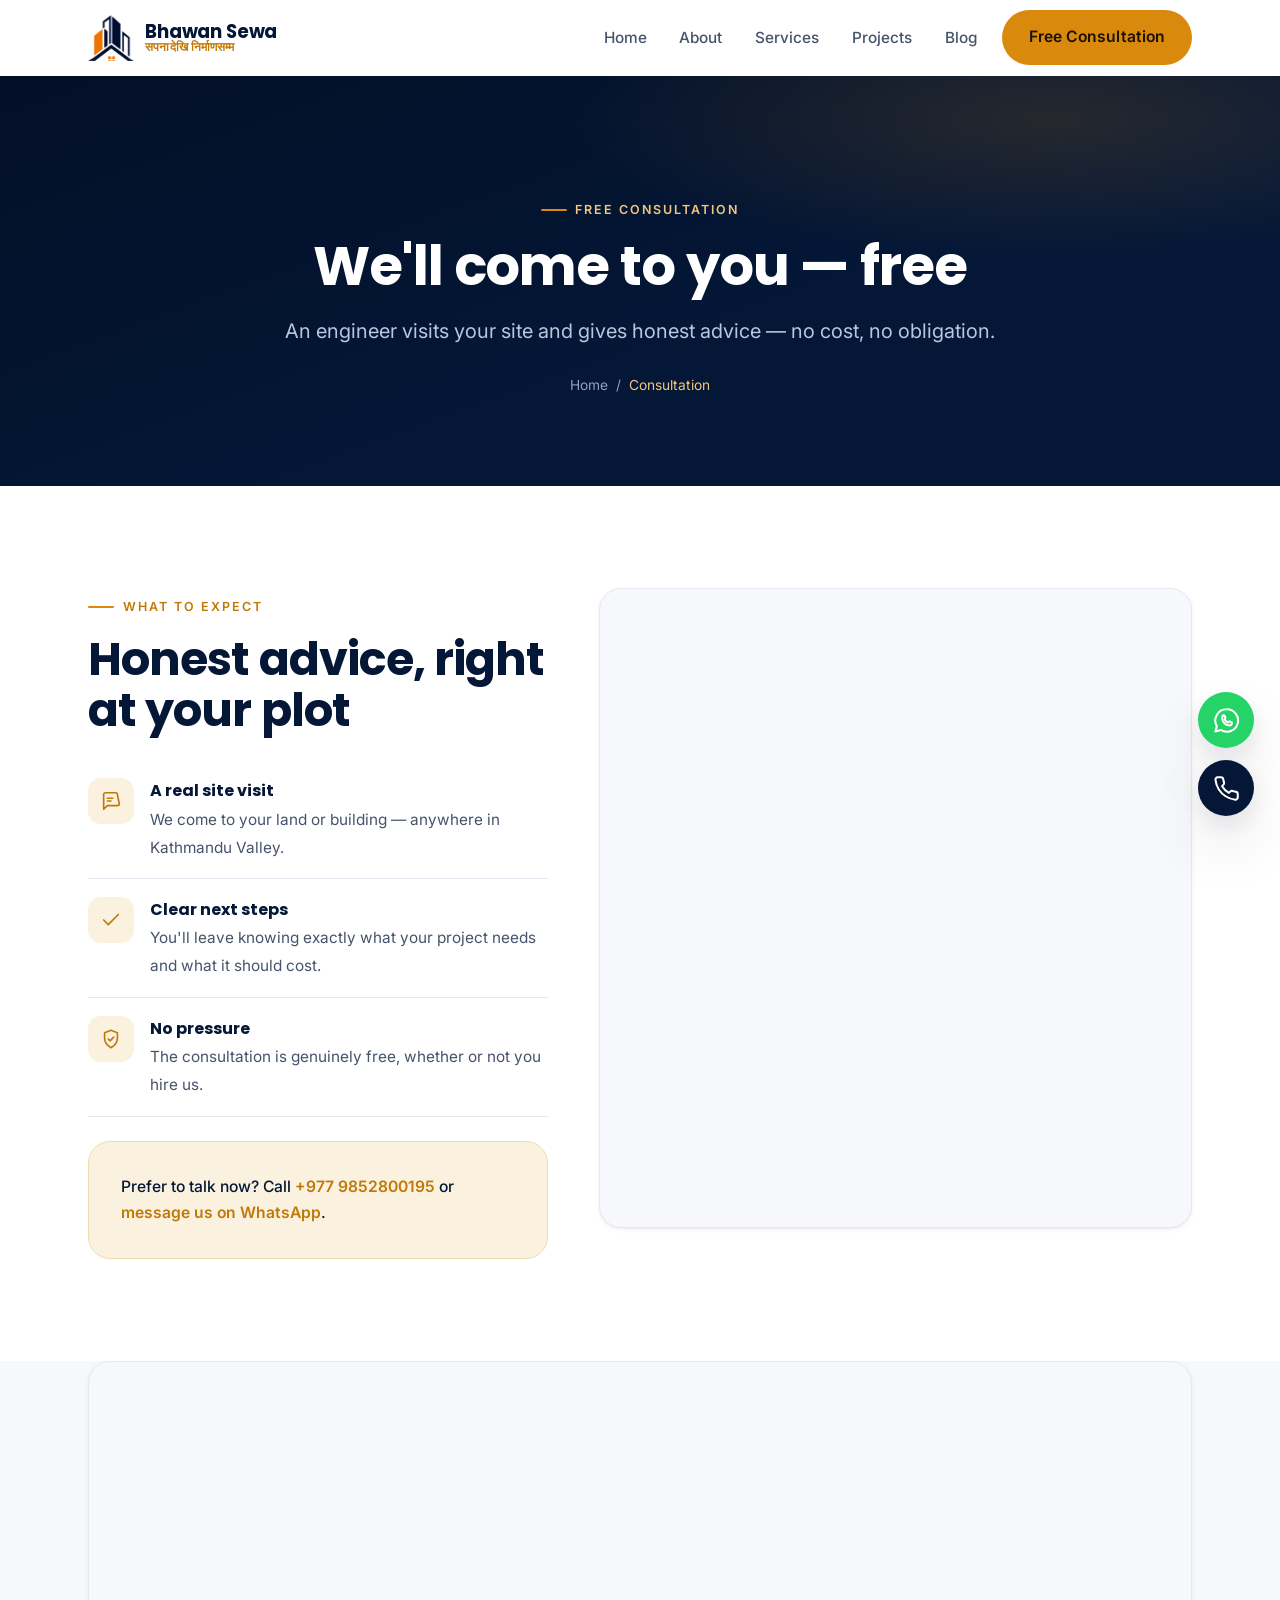
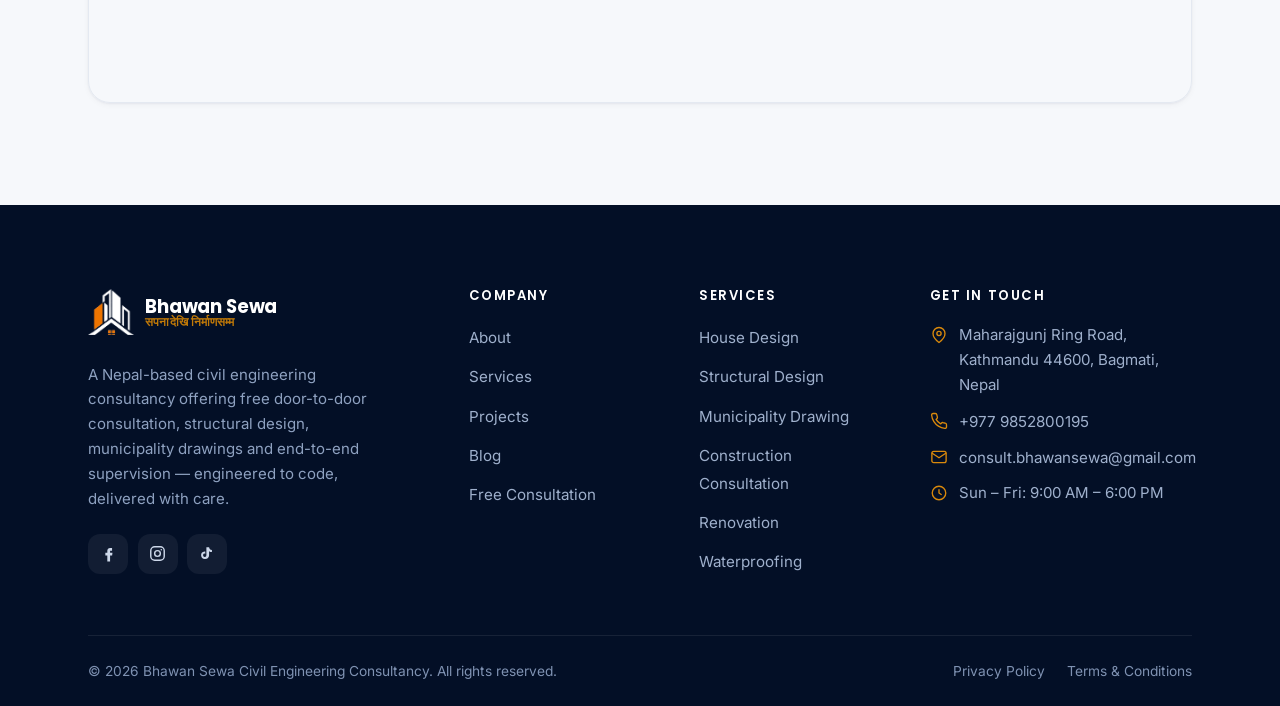
<file: consultation.html>
<!DOCTYPE html>
<html lang="en">
<head>
  <meta charset="UTF-8">
  <meta name="viewport" content="width=device-width, initial-scale=1.0">
  <meta name="theme-color" content="#041737">

  <!-- SEO -->
  <title>Book a FREE Door-to-Door Consultation — Bhawan Sewa</title>
  <meta name="description" content="Book your FREE door-to-door civil engineering consultation in Kathmandu. An engineer visits your site to advise on design, structure, cost and approvals — no cost, no obligation.">
  <link rel="canonical" href="https://www.bhawansewa.com/consultation.html">
  <meta name="robots" content="index, follow">

  <!-- Open Graph -->
  <meta property="og:type" content="website">
  <meta property="og:site_name" content="Bhawan Sewa">
  <meta property="og:title" content="Book a FREE Door-to-Door Consultation — Bhawan Sewa">
  <meta property="og:description" content="Book your FREE door-to-door civil engineering consultation in Kathmandu. An engineer visits your site to advise on design, structure, cost and approvals — no cost, no obligation.">
  <meta property="og:url" content="https://www.bhawansewa.com/consultation.html">
  <meta property="og:image" content="https://www.bhawansewa.com/images/logo/og-image.png">

  <!-- Twitter -->
  <meta name="twitter:card" content="summary_large_image">
  <meta name="twitter:title" content="Book a FREE Door-to-Door Consultation — Bhawan Sewa">
  <meta name="twitter:description" content="Book your FREE door-to-door civil engineering consultation in Kathmandu. An engineer visits your site to advise on design, structure, cost and approvals — no cost, no obligation.">
  <meta name="twitter:image" content="https://www.bhawansewa.com/images/logo/og-image.png">

  <!-- Favicon -->
  <link rel="icon" type="image/png" sizes="32x32" href="images/logo/favicon-32.png">
  <link rel="icon" type="image/png" sizes="512x512" href="images/logo/favicon-512.png">
  <link rel="apple-touch-icon" href="images/logo/favicon-180.png">

  <!-- Fonts -->
  <link rel="preconnect" href="https://fonts.googleapis.com">
  <link rel="preconnect" href="https://fonts.gstatic.com" crossorigin>
  <link href="https://fonts.googleapis.com/css2?family=Inter:wght@400;500;600&family=Poppins:wght@500;600;700&display=swap" rel="stylesheet">

  <!-- Styles -->
  <link rel="stylesheet" href="css/style.css">
  <link rel="stylesheet" href="css/responsive.css">
  <link rel="stylesheet" href="css/animations.css">

  <!-- Structured data -->
  <script type="application/ld+json">
{
  "@context": "https://schema.org",
  "@type": "WebPage",
  "name": "Book a Free Consultation",
  "url": "https://www.bhawansewa.com/consultation.html",
  "about": { "@type": "Service", "name": "Free door-to-door civil engineering consultation", "provider": { "@type": "Organization", "name": "Bhawan Sewa" } }
}
  </script>
</head>

<body>
  <a class="skip-link" href="#main">Skip to content</a>
  <header id="site-header"></header>

  <main id="main">
    <section class="page-hero">
      <div class="blueprint-grid"></div>
      <div class="container">
        <span class="eyebrow">Free consultation</span>
        <h1>We'll come to you — free</h1>
        <p>An engineer visits your site and gives honest advice — no cost, no obligation.</p>
        <nav class="breadcrumb" aria-label="Breadcrumb"><a href="index.html">Home</a> / <span>Consultation</span></nav>
      </div>
    </section>

    <section class="section">
      <div class="container">
        <div class="contact-split">
          <div data-reveal="left">
            <span class="eyebrow">What to expect</span>
            <h2 class="section-title">Honest advice, right at your plot</h2>
            <ul class="info-list mt-3">
              <li><span class="info-ic" data-icon="consult"></span><div><b>A real site visit</b><span>We come to your land or building — anywhere in Kathmandu Valley.</span></div></li>
              <li><span class="info-ic" data-icon="check"></span><div><b>Clear next steps</b><span>You'll leave knowing exactly what your project needs and what it should cost.</span></div></li>
              <li><span class="info-ic" data-icon="shield"></span><div><b>No pressure</b><span>The consultation is genuinely free, whether or not you hire us.</span></div></li>
            </ul>
            <div class="card" style="margin-top:1.5rem;background:var(--amber-soft);border-color:#f0dcb4">
              <p style="color:var(--navy);font-weight:500;margin:0">Prefer to talk now? Call <a data-cfg-href="tel" data-cfg="contact.phoneDisplay" style="color:var(--amber-600);font-weight:600"></a> or <a data-cfg-href="wa" target="_blank" rel="noopener" style="color:var(--amber-600);font-weight:600">message us on WhatsApp</a>.</p>
            </div>
          </div>

          <div data-reveal="right">
            <!-- Live booking calendar (shown once Cal.com is set in js/config.js).
                 Booked day/time slots are hidden automatically by Cal.com. -->
            <div id="cal-embed" class="cal-embed" hidden></div>

            <!-- Fallback request form (used until the Cal.com link is set) -->
            <form class="form-card" id="consultation-form" data-ajax action="https://formspree.io/f/xnjervwz" method="POST" novalidate>
              <div class="form-alert" role="alert" aria-live="polite"></div>
              <div class="form-grid">
                <div class="field field--full">
                  <label for="c-name">Full Name <span class="req">*</span></label>
                  <input type="text" id="c-name" name="fullname" required autocomplete="name" placeholder="Your full name">
                  <span class="error-msg"></span>
                </div>
                <div class="field">
                  <label for="c-phone">Phone Number <span class="req">*</span></label>
                  <input type="tel" id="c-phone" name="phone" data-validate="tel" required autocomplete="tel" placeholder="+977 …">
                  <span class="error-msg"></span>
                </div>
                <div class="field">
                  <label for="c-email">Email</label>
                  <input type="email" id="c-email" name="email" data-validate="email" autocomplete="email" placeholder="you@example.com">
                  <span class="error-msg"></span>
                </div>
                <div class="field field--full">
                  <label for="c-address">Address <span class="req">*</span></label>
                  <input type="text" id="c-address" name="address" required placeholder="Site address / area">
                  <span class="error-msg"></span>
                </div>
                <div class="field">
                  <label for="c-service">Service Required <span class="req">*</span></label>
                  <select id="c-service" name="service" required>
                    <option value="" disabled selected>Choose a service…</option>
                    <option>House Design</option><option>Structural Design</option>
                    <option>Municipality Drawing</option><option>Construction Consultation</option>
                    <option>Renovation</option><option>Waterproofing</option>
                    <option>Structural Inspection</option><option>Soil Test</option>
                    <option>Site Supervision</option><option>Cost Estimation</option>
                    <option>Interior Design</option><option>3D Elevation</option>
                    <option>Not sure yet</option>
                  </select>
                  <span class="error-msg"></span>
                </div>
                <div class="field">
                  <label for="c-date">Preferred Date <span class="req">*</span></label>
                  <input type="date" id="c-date" name="preferred_date" data-nopast required>
                  <span class="error-msg"></span>
                </div>
                <div class="field field--full">
                  <label for="c-time">Preferred Time</label>
                  <select id="c-time" name="preferred_time">
                    <option value="" disabled selected>Any time</option>
                    <option>Morning (9 AM – 12 PM)</option>
                    <option>Afternoon (12 PM – 3 PM)</option>
                    <option>Evening (3 PM – 6 PM)</option>
                  </select>
                </div>
                <div class="field field--full">
                  <label for="c-message">Message</label>
                  <textarea id="c-message" name="message" placeholder="Tell us a little about your project (optional)"></textarea>
                  <span class="error-msg"></span>
                </div>
                <input type="text" name="website" tabindex="-1" autocomplete="off" style="position:absolute;left:-9999px" aria-hidden="true">
                <input type="hidden" name="_subject" value="New free consultation request — Bhawan Sewa">
              </div>
              <div class="form-submit-row">
                <button type="submit" class="btn btn--primary btn--lg">
                  <span class="spinner"></span><span class="btn-label">Book my free consultation</span>
                </button>
                <span style="font-size:.85rem;color:var(--ink-faint)">We reply within one business day.</span>
              </div>
            </form>
          </div>
        </div>
      </div>
    </section>

    <section class="section section--surface" style="padding-top:0">
      <div class="container">
        <div class="map-embed" data-reveal><iframe title="Bhawan Sewa location" src="https://www.google.com/maps?q=Basundhara-3,Kathmandu,Nepal&output=embed" loading="lazy" referrerpolicy="no-referrer-when-downgrade"></iframe></div>
      </div>
    </section>
  </main>

  <footer id="site-footer"></footer>
  <div id="floating-actions"></div>

  <!-- Scripts -->
  <script src="js/config.js"></script>
  <script src="js/main.js" defer></script>
  <script src="js/navigation.js" defer></script>
  <script src="js/animation.js" defer></script>
  <script src="js/form.js" defer></script>

  <!-- ===== Cal.com booking calendar ===== -->
  <script>
    (function () {
      function boot() {
        var link = (window.SITE_CONFIG && window.SITE_CONFIG.calcom) || "";
        var ready = link && link.indexOf("YOUR_CAL") === -1;
        var embed = document.getElementById("cal-embed");
        var form  = document.getElementById("consultation-form");
        if (!ready || !embed) return;            // not configured → keep the form
        if (form) form.style.display = "none";   // configured → show the calendar
        embed.hidden = false;

        /* Official Cal.com embed loader */
        (function (C, A, L) { var p = function (a, ar) { a.q.push(ar); }; var d = C.document; C.Cal = C.Cal || function () { var cal = C.Cal; var ar = arguments; if (!cal.loaded) { cal.ns = {}; cal.q = cal.q || []; d.head.appendChild(d.createElement("script")).src = A; cal.loaded = true; } if (ar[0] === L) { var api = function () { p(api, arguments); }; var namespace = ar[1]; api.q = api.q || []; if (typeof namespace === "string") { cal.ns[namespace] = cal.ns[namespace] || api; p(cal.ns[namespace], ar); p(cal, ["initNamespace", namespace]); } else p(cal, ar); return; } p(cal, ar); }; })(window, "https://app.cal.com/embed/embed.js", "init");

        Cal("init", "bhawan", { origin: "https://cal.com" });
        Cal.ns.bhawan("inline", {
          elementOrSelector: "#cal-embed",
          calLink: link,
          config: { layout: "month_view" }
        });
        Cal.ns.bhawan("ui", {
          hideEventTypeDetails: false,
          layout: "month_view",
          cssVarsPerTheme: { light: { "cal-brand": "#d9890c" } }
        });
      }
      if (document.readyState !== "loading") boot();
      else document.addEventListener("DOMContentLoaded", boot);
    })();
  </script>
</body>
</html>
</file>
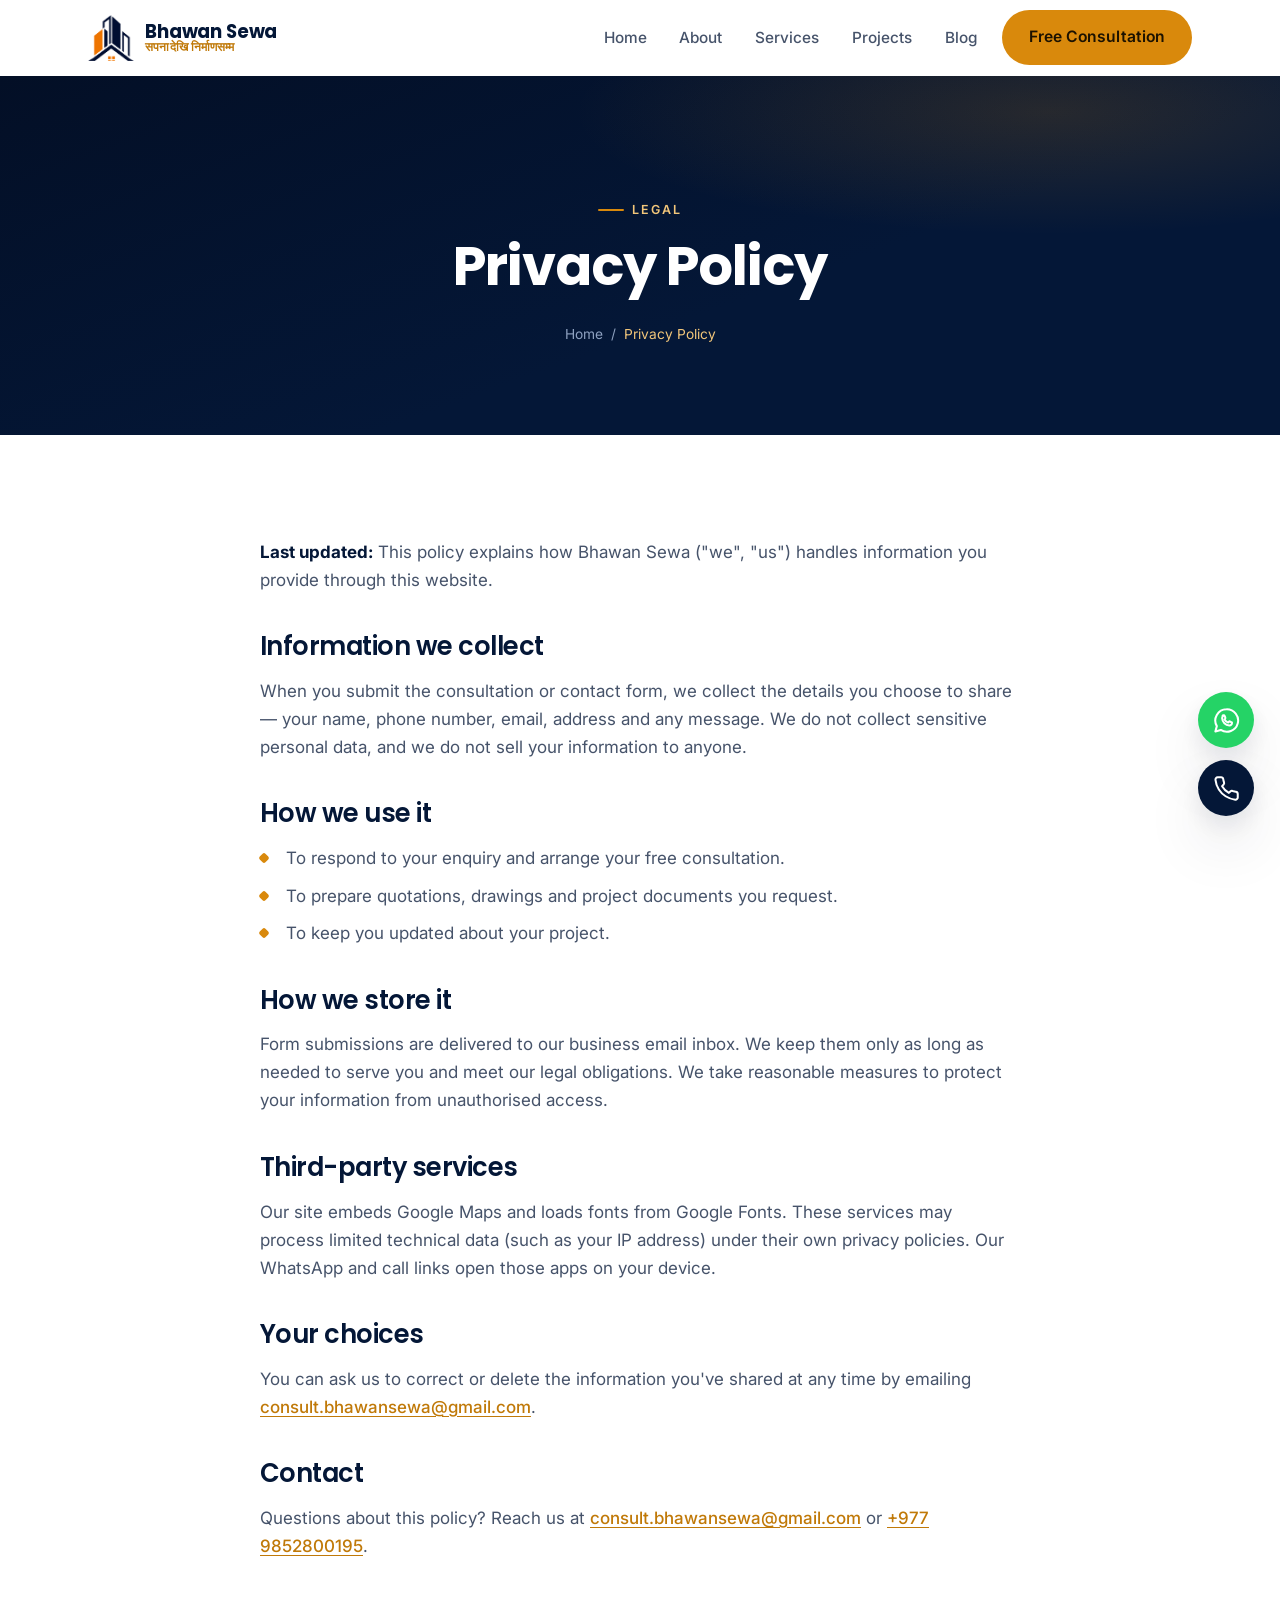
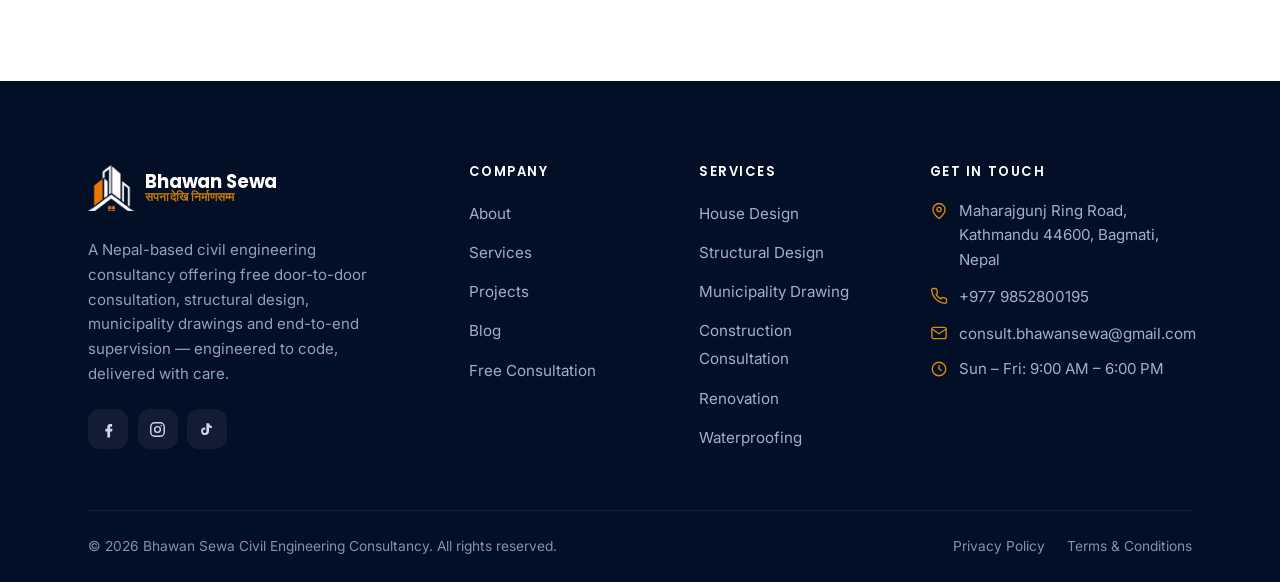
<file: privacy-policy.html>
<!DOCTYPE html>
<html lang="en">
<head>
  <meta charset="UTF-8">
  <meta name="viewport" content="width=device-width, initial-scale=1.0">
  <meta name="theme-color" content="#041737">

  <!-- SEO -->
  <title>Privacy Policy — Bhawan Sewa</title>
  <meta name="description" content="How Bhawan Sewa collects, uses and protects the information you share through our website and consultation forms.">
  <link rel="canonical" href="https://www.bhawansewa.com/privacy-policy.html">
  <meta name="robots" content="index, follow">

  <!-- Open Graph -->
  <meta property="og:type" content="website">
  <meta property="og:site_name" content="Bhawan Sewa">
  <meta property="og:title" content="Privacy Policy — Bhawan Sewa">
  <meta property="og:description" content="How Bhawan Sewa collects, uses and protects the information you share through our website and consultation forms.">
  <meta property="og:url" content="https://www.bhawansewa.com/privacy-policy.html">
  <meta property="og:image" content="https://www.bhawansewa.com/images/logo/og-image.png">

  <!-- Twitter -->
  <meta name="twitter:card" content="summary_large_image">
  <meta name="twitter:title" content="Privacy Policy — Bhawan Sewa">
  <meta name="twitter:description" content="How Bhawan Sewa collects, uses and protects the information you share through our website and consultation forms.">
  <meta name="twitter:image" content="https://www.bhawansewa.com/images/logo/og-image.png">

  <!-- Favicon -->
  <link rel="icon" type="image/png" sizes="32x32" href="images/logo/favicon-32.png">
  <link rel="icon" type="image/png" sizes="512x512" href="images/logo/favicon-512.png">
  <link rel="apple-touch-icon" href="images/logo/favicon-180.png">

  <!-- Fonts -->
  <link rel="preconnect" href="https://fonts.googleapis.com">
  <link rel="preconnect" href="https://fonts.gstatic.com" crossorigin>
  <link href="https://fonts.googleapis.com/css2?family=Inter:wght@400;500;600&family=Poppins:wght@500;600;700&display=swap" rel="stylesheet">

  <!-- Styles -->
  <link rel="stylesheet" href="css/style.css">
  <link rel="stylesheet" href="css/responsive.css">
  <link rel="stylesheet" href="css/animations.css">

  <!-- Structured data -->
  <script type="application/ld+json">
{ "@context": "https://schema.org", "@type": "WebPage", "name": "Privacy Policy", "url": "https://www.bhawansewa.com/privacy-policy.html" }
  </script>
</head>

<body>
  <a class="skip-link" href="#main">Skip to content</a>
  <header id="site-header"></header>

  <main id="main">
    <section class="page-hero">
      <div class="blueprint-grid"></div>
      <div class="container">
        <span class="eyebrow">Legal</span>
        <h1>Privacy Policy</h1>
        <nav class="breadcrumb" aria-label="Breadcrumb"><a href="index.html">Home</a> / <span>Privacy Policy</span></nav>
      </div>
    </section>
    <section class="section">
      <div class="container">
        <div class="prose" data-reveal>
          <p><strong>Last updated:</strong> This policy explains how Bhawan Sewa ("we", "us") handles information you provide through this website.</p>
          <h2>Information we collect</h2>
          <p>When you submit the consultation or contact form, we collect the details you choose to share — your name, phone number, email, address and any message. We do not collect sensitive personal data, and we do not sell your information to anyone.</p>
          <h2>How we use it</h2>
          <ul class="bullets">
            <li>To respond to your enquiry and arrange your free consultation.</li>
            <li>To prepare quotations, drawings and project documents you request.</li>
            <li>To keep you updated about your project.</li>
          </ul>
          <h2>How we store it</h2>
          <p>Form submissions are delivered to our business email inbox. We keep them only as long as needed to serve you and meet our legal obligations. We take reasonable measures to protect your information from unauthorised access.</p>
          <h2>Third-party services</h2>
          <p>Our site embeds Google Maps and loads fonts from Google Fonts. These services may process limited technical data (such as your IP address) under their own privacy policies. Our WhatsApp and call links open those apps on your device.</p>
          <h2>Your choices</h2>
          <p>You can ask us to correct or delete the information you've shared at any time by emailing <a data-cfg-href="mail" data-cfg="contact.email"></a>.</p>
          <h2>Contact</h2>
          <p>Questions about this policy? Reach us at <a data-cfg-href="mail" data-cfg="contact.email"></a> or <a data-cfg-href="tel" data-cfg="contact.phoneDisplay"></a>.</p>
        </div>
      </div>
    </section>
  </main>

  <footer id="site-footer"></footer>
  <div id="floating-actions"></div>

  <!-- Scripts -->
  <script src="js/config.js"></script>
  <script src="js/main.js" defer></script>
  <script src="js/navigation.js" defer></script>
  <script src="js/animation.js" defer></script>
  <script src="js/form.js" defer></script>
</body>
</html>
</file>
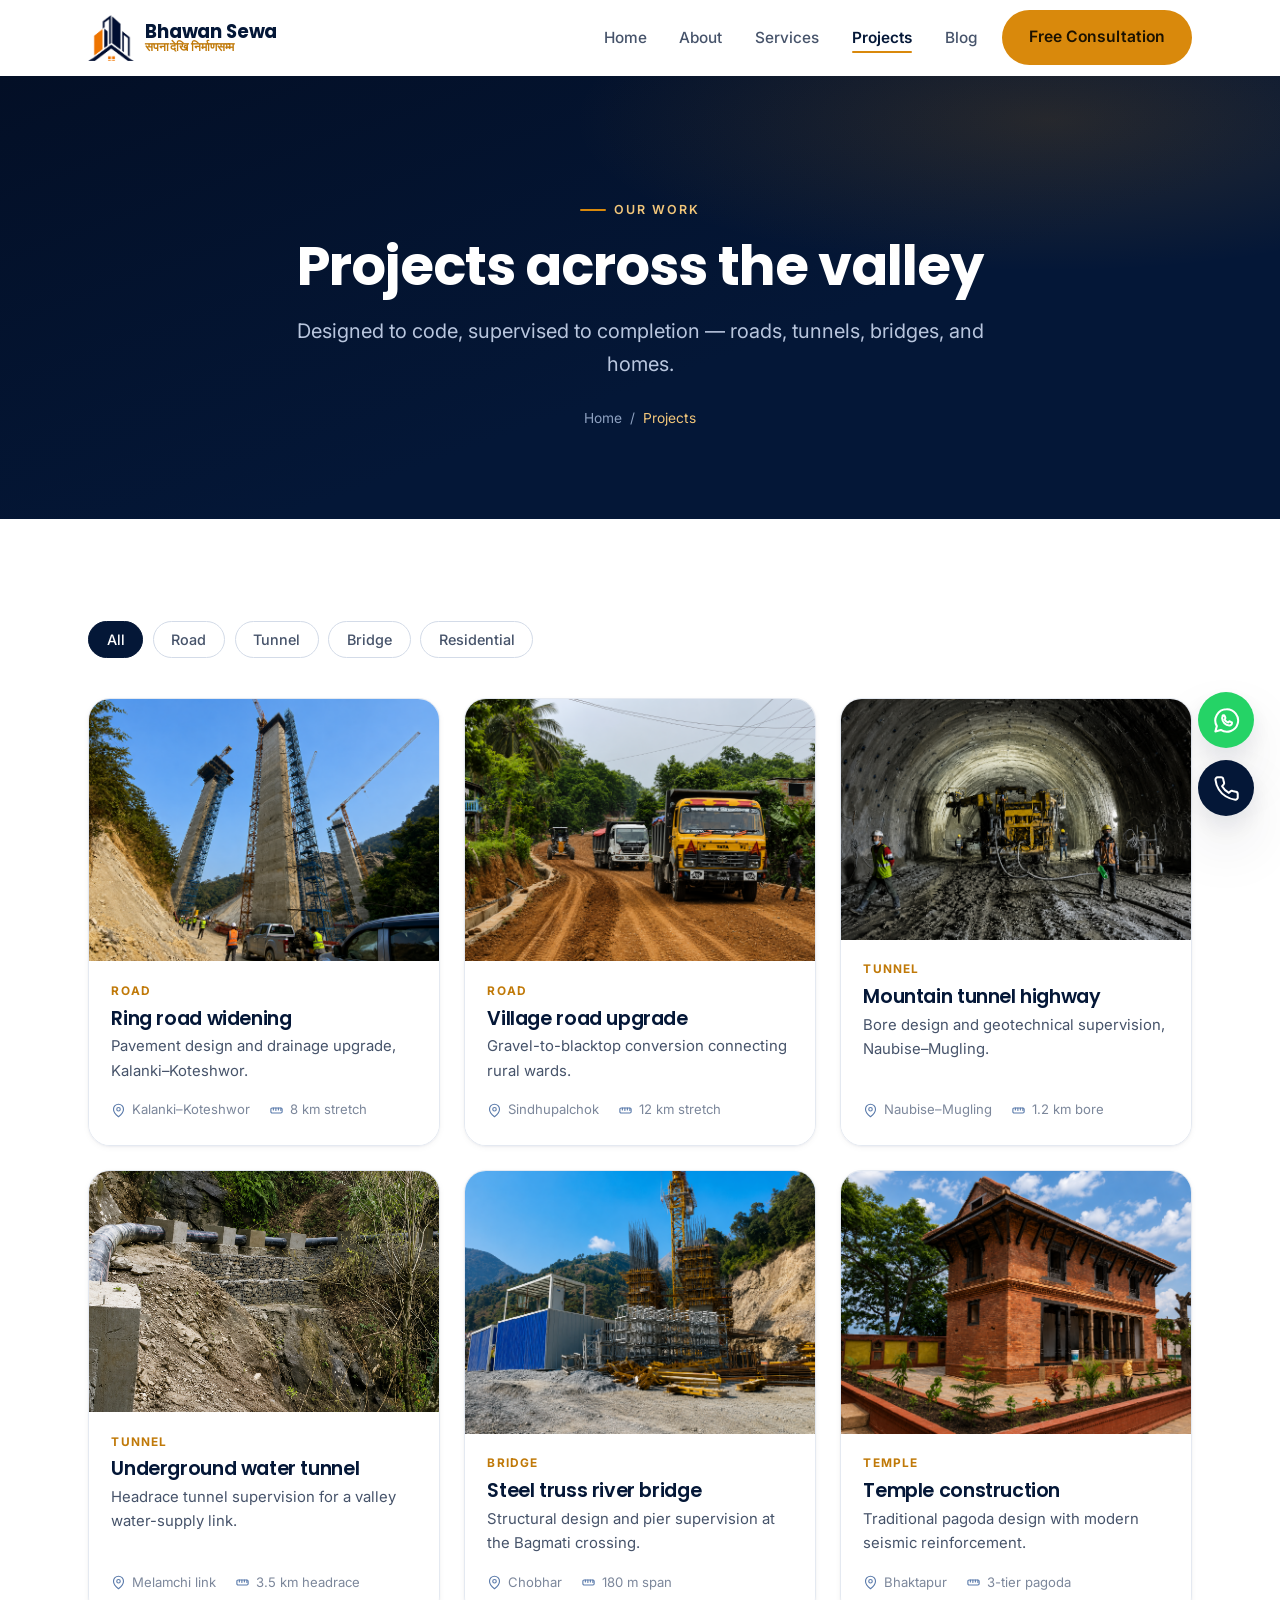
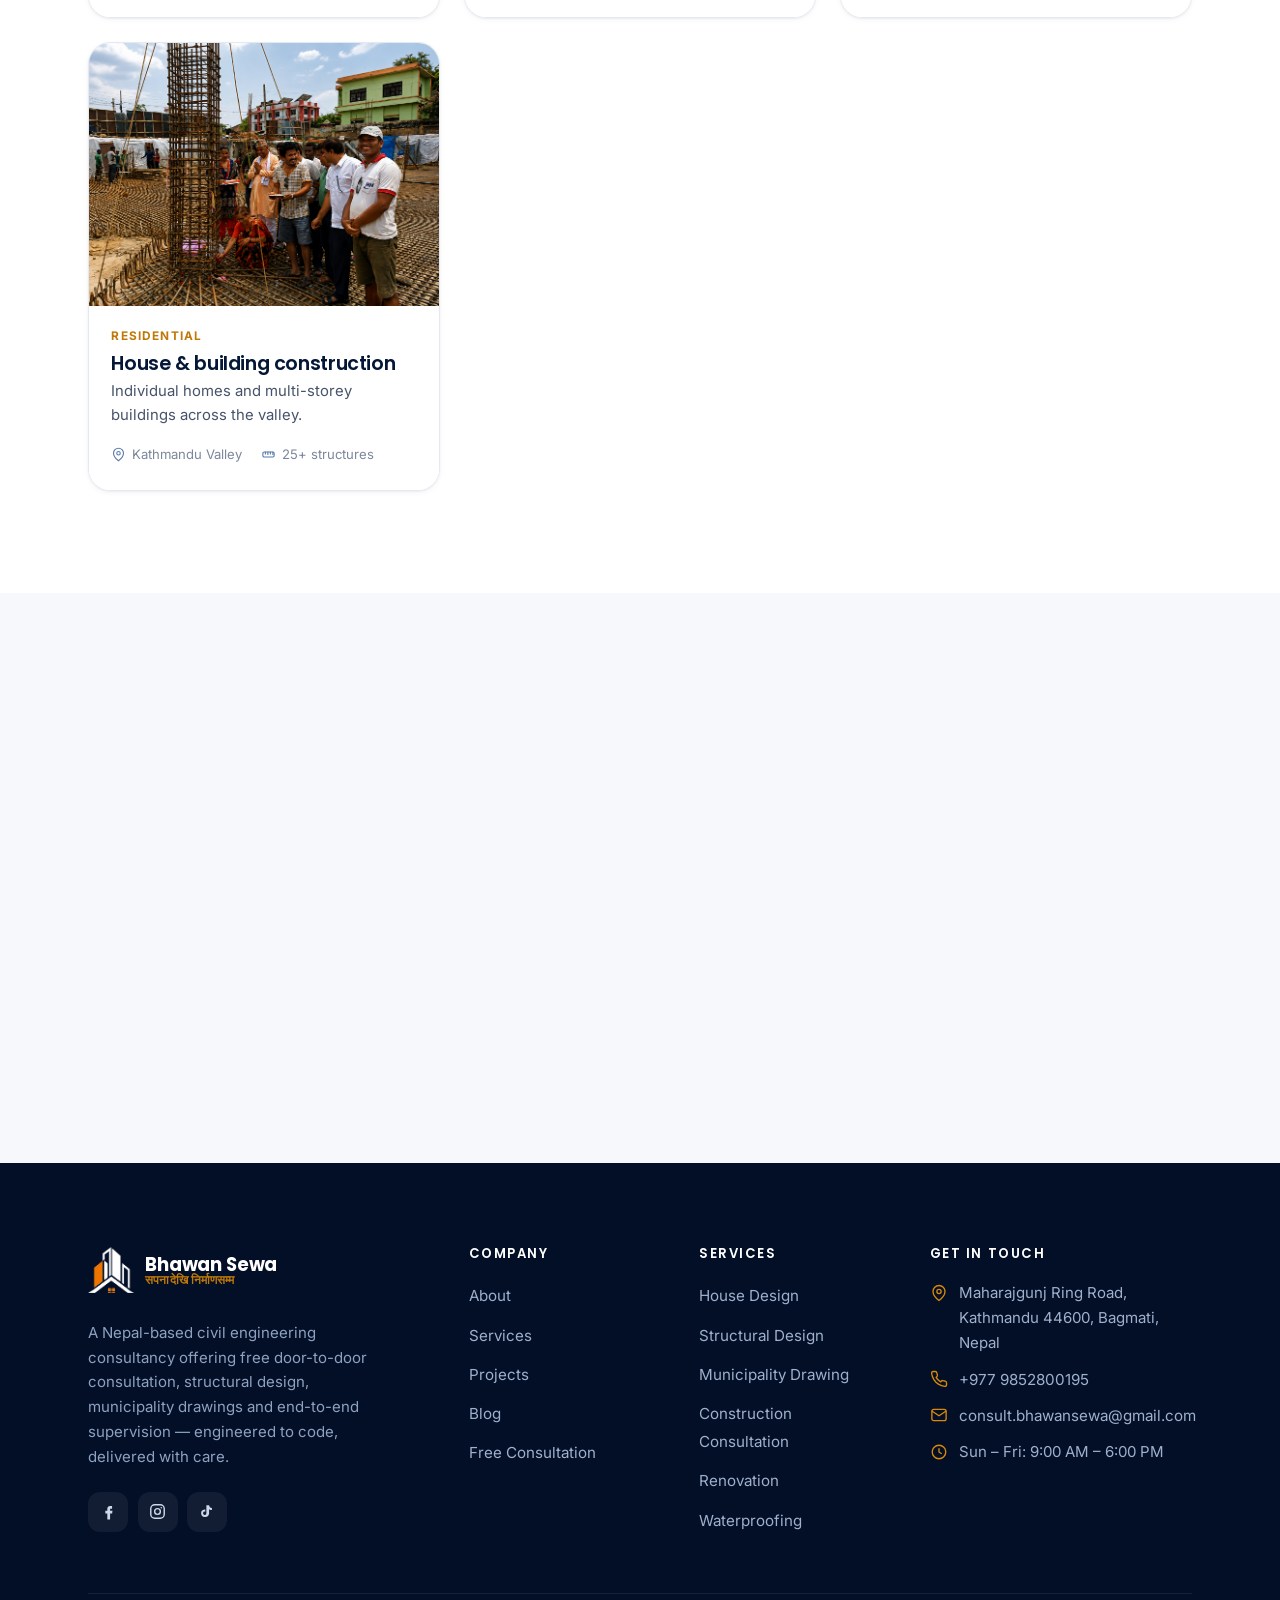
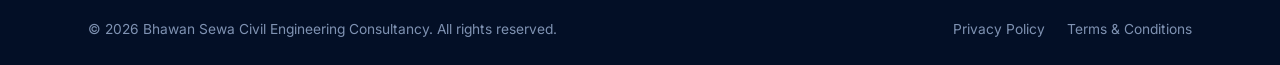
<file: project-detail.html>
<!DOCTYPE html>
<html lang="en">

<head>
  <meta charset="UTF-8">
  <meta name="viewport" content="width=device-width, initial-scale=1.0">
  <meta name="theme-color" content="#041737">

  <!-- SEO -->
  <title id="page-title">Project — Bhawan Sewa Civil Engineering, Kathmandu</title>
  <meta name="description"
    content="Explore a road, tunnel, bridge or residential development designed and supervised by Bhawan Sewa in Kathmandu Valley.">
  <meta name="robots" content="index, follow">

  <!-- Favicon -->
  <link rel="icon" type="image/png" sizes="32x32" href="images/logo/favicon-32.png">
  <link rel="icon" type="image/png" sizes="512x512" href="images/logo/favicon-512.png">
  <link rel="apple-touch-icon" href="images/logo/favicon-180.png">

  <!-- Fonts -->
  <link rel="preconnect" href="https://fonts.googleapis.com">
  <link rel="preconnect" href="https://fonts.gstatic.com" crossorigin>
  <link
    href="https://fonts.googleapis.com/css2?family=Inter:wght@400;500;600&family=Poppins:wght@500;600;700&display=swap"
    rel="stylesheet">

  <!-- Styles -->
  <link rel="stylesheet" href="css/style.css">
  <link rel="stylesheet" href="css/responsive.css">
  <link rel="stylesheet" href="css/animations.css">
</head>

<body>
  <a class="skip-link" href="#main">Skip to content</a>
  <header id="site-header"></header>

  <main id="main">
    <section class="page-hero">
      <div class="blueprint-grid"></div>
      <div class="container">
        <span class="eyebrow" id="pd-cat">Project</span>
        <h1 id="pd-hero-title">Project details</h1>
        <p id="pd-hero-sub">Designed to code, supervised to completion.</p>
        <nav class="breadcrumb" aria-label="Breadcrumb">
          <a href="index.html">Home</a> / <a href="projects.html">Projects</a> / <span id="pd-crumb">Project</span>
        </nav>
      </div>
    </section>

    <section class="section">
      <div class="container">
        <a class="pd-back" href="projects.html">&larr; Back to all projects</a>
        <div class="pd-layout" data-reveal>
          <div class="pd-gallery" id="pd-gallery"></div>
          <div class="pd-info">
            <span class="project-cat" id="pd-cat-label">Road</span>
            <h1 id="pd-title">Project title</h1>
            <div class="project-meta" id="pd-meta"></div>
            <p id="pd-desc">Description loading…</p>
            <a class="btn btn--primary btn--lg" href="consultation.html">Book free consultation</a>
          </div>
        </div>
      </div>
    </section>

    <section class="section section--surface">
      <div class="container">
        <div class="cta-banner" data-reveal="zoom">
          <div class="blueprint-grid"></div>
          <div style="position:relative;z-index:1">
            <h2>Your project could be next</h2>
            <p>Book a free consultation and let's talk about how to bring your build to life — safely and on budget.</p>
            <div class="cta-actions"><a class="btn btn--primary btn--lg" href="consultation.html">Book free
                consultation</a></div>
          </div>
        </div>
      </div>
    </section>

    <!-- Photo lightbox — opens when a gallery photo is clicked -->
    <div class="pd-lightbox" id="pd-lightbox" aria-hidden="true">
      <button class="pd-lightbox__close" type="button" data-lb-close aria-label="Close">&times;</button>
      <button class="pd-lightbox__nav pd-lightbox__prev" type="button" data-lb-prev aria-label="Previous photo">&#8249;</button>
      <img class="pd-lightbox__img" id="pd-lightbox-img" src="" alt="">
      <button class="pd-lightbox__nav pd-lightbox__next" type="button" data-lb-next aria-label="Next photo">&#8250;</button>
    </div>

    <script>
      // ---- Project data (matches slugs used in projects.html cards) ----
      // "images" — add photo paths per project; the gallery renders
      // however many images are listed here, in order.
      var PROJECTS = {
        "ring-road-widening": {
          cat: "Road",
          title: "Ring road widening",
          location: "Kalanki–Koteshwor",
          size: "8 km stretch",
          images: [
            "images/projects/road/himal.png",
            "images/projects/road/roo.png",
            "images/projects/road/ruu.png",
            "images/projects/road/rod.png"
          ],
          desc: "An 8 km widening and resurfacing of a busy ring-road stretch between Kalanki and Koteshwor. Our team handled pavement design, cross-drainage and culvert sizing, and utility-relocation coordination with local agencies, then supervised earthworks and paving through to final surfacing so the corridor opened on schedule."
        },
        "village-road-upgrade": {
          cat: "Road",
          title: "Village road upgrade",
          location: "Sindhupalchok rural belt",
          size: "12 km stretch",
          images: [
            "images/projects/village/5.png",
            "images/projects/village/1.png",
            "images/projects/village/2.png",
            "images/projects/village/4.png"
          ],
          desc: "A 12 km gravel-to-blacktop upgrade connecting a cluster of rural wards in Sindhupalchok to the district highway. Our team surveyed the alignment, designed side drains and retaining structures for the hill sections, and supervised earthworks and surfacing so the road stayed passable through the monsoon construction window."
        },
        "mountain-tunnel-highway": {
          cat: "Tunnel",
          title: "Mountain tunnel highway",
          location: "Naubise–Mugling corridor",
          size: "1.2 km bore",
          images: [
            "images/projects/tunnel/person.png",
            "images/projects/tunnel/red.png",
            "images/projects/tunnel/tun.png",
            "images/projects/tunnel/green.png"
          ],
          desc: "A 1.2 km highway tunnel through unstable hill terrain on the Naubise–Mugling corridor. We carried out geotechnical assessment and support design for the excavation, specified rock-bolt and shotcrete lining sequences, and supervised round-the-clock excavation and lining works to keep the bore safe and on program."
        },
        "underground-water-tunnel": {
          cat: "Tunnel",
          title: "Underground water tunnel",
          location: "Melamchi water supply link",
          size: "3.5 km headrace",
          images: [
            "images/projects/under/5.png",
            "images/projects/under/2.png",
            "images/projects/under/3.png",
            "images/projects/under/4.png"
          ],
          desc: "A 3.5 km underground headrace tunnel carrying water to a valley supply scheme. Our scope covered alignment and lining design for variable rock conditions, dewatering and ventilation planning for the bore, and full-time supervision of drilling, lining and grouting through to commissioning."
        },
        "steel-truss-river-bridge": {
          cat: "Bridge",
          title: "Steel truss river bridge",
          location: "Bagmati crossing, Chobhar",
          size: "180 m span",
          images: [
            "images/projects/bridege/blue.png",
            "images/projects/bridege/pillar.png",
            "images/projects/bridege/brid.png",
            "images/projects/bridege/pil.png"
          ],
          desc: "A 180 m steel truss bridge carrying traffic across the Bagmati river at Chobhar. Our scope covered pier and abutment design for the river's scour and flood conditions, steelwork detailing for the truss superstructure, and full-time supervision of foundation casting, erection and load testing before handover."
        },
        "temple-construction": {
          cat: "Temple",
          title: "Temple construction",
          location: "Bhaktapur",
          size: "3-tier pagoda · 900 sq ft",
          images: [
            "images/projects/temple/2.png",
            "images/projects/temple/3.png",
            "images/projects/temple/4.png",
            "images/projects/temple/5.png"
          ],
          desc: "Construction of a traditional three-tier pagoda temple in Bhaktapur, built to honor classical Newari architectural proportions while meeting modern seismic code. We handled structural design for the timber-and-masonry system, reinforced the base and tiers to NBC 105:2020 standards, and supervised construction closely with traditional craftsmen to preserve the original design intent."
        },
        "house-building-construction": {
          cat: "Residential",
          title: "House & building construction",
          location: "Kathmandu Valley",
          size: "25+ structures",
          images: [
            "images/projects/buildings/building1.png",
            "images/projects/buildings/building2.png",
            "images/projects/buildings/building5.png",
            "images/projects/buildings/building4.png"
          ],
          desc: "An ongoing portfolio of individual homes and multi-storey buildings we've designed and supervised across the Kathmandu Valley, from single-family houses to small apartment blocks. Each structure gets its own architectural and structural design compliant with NBC seismic provisions, with our team supervising on-site from foundation to finishing."
        }
      };

      function pinIcon() {
        return '<span data-icon="pin"></span>';
      }

      function renderGallery(images, alt) {
        var wrap = document.getElementById("pd-gallery");
        wrap.innerHTML = "";
        images.forEach(function (src) {
          var fig = document.createElement("div");
          fig.className = "pd-gallery-item";
          fig.innerHTML = '<img src="' + src + '" alt="' + alt + '">';
          wrap.appendChild(fig);
        });
      }

      (function render() {
        var params = new URLSearchParams(window.location.search);
        var slug = params.get("slug");
        var data = PROJECTS[slug];

        if (!data) {
          window.location.replace("projects.html");
          return;
        }

        document.title = data.title + " — Bhawan Sewa Civil Engineering, Kathmandu";
        document.getElementById("page-title").textContent = document.title;

        document.getElementById("pd-cat").textContent = data.cat;
        document.getElementById("pd-hero-title").textContent = data.title;
        document.getElementById("pd-hero-sub").textContent = data.location + " · " + data.size;
        document.getElementById("pd-crumb").textContent = data.title;

        var alt = data.title + " — Bhawan Sewa project";
        renderGallery(data.images, alt);

        document.getElementById("pd-cat-label").textContent = data.cat;
        document.getElementById("pd-title").textContent = data.title;
        document.getElementById("pd-desc").textContent = data.desc;
        document.getElementById("pd-meta").innerHTML =
          '<span data-icon="pin">' + data.location + '</span>' +
          '<span data-icon="ruler">' + data.size + '</span>';
      })();
    </script>

    <!-- Lightbox behavior — click any photo in #pd-gallery to open it full-size -->
    <script>
      (function () {
        var lb = document.getElementById("pd-lightbox");
        if (!lb) return;
        var lbImg = document.getElementById("pd-lightbox-img");
        var items = [];
        var current = 0;

        function collectItems() {
          items = Array.prototype.slice.call(document.querySelectorAll(".pd-gallery-item img"));
        }

        function openAt(index) {
          collectItems();
          if (!items.length) return;
          current = (index + items.length) % items.length;
          lbImg.src = items[current].src;
          lbImg.alt = items[current].alt || "";
          lb.classList.add("is-open");
          lb.setAttribute("aria-hidden", "false");
          document.body.style.overflow = "hidden";
        }

        function close() {
          lb.classList.remove("is-open");
          lb.setAttribute("aria-hidden", "true");
          document.body.style.overflow = "";
        }

        function next() { openAt(current + 1); }
        function prev() { openAt(current - 1); }

        document.addEventListener("click", function (e) {
          var galleryItem = e.target.closest(".pd-gallery-item");
          if (galleryItem) {
            e.preventDefault();
            collectItems();
            var img = galleryItem.querySelector("img");
            var idx = items.indexOf(img);
            openAt(idx < 0 ? 0 : idx);
            return;
          }
          if (e.target === lb || e.target.closest("[data-lb-close]")) close();
          if (e.target.closest("[data-lb-next]")) next();
          if (e.target.closest("[data-lb-prev]")) prev();
        });

        document.addEventListener("keydown", function (e) {
          if (!lb.classList.contains("is-open")) return;
          if (e.key === "Escape") close();
          if (e.key === "ArrowRight") next();
          if (e.key === "ArrowLeft") prev();
        });
      })();
    </script>
  </main>

  <footer id="site-footer"></footer>
  <div id="floating-actions"></div>

  <!-- Scripts -->
  <script src="js/config.js"></script>
  <script src="js/main.js" defer></script>
  <script src="js/navigation.js" defer></script>
  <script src="js/animation.js" defer></script>
  <script src="js/form.js" defer></script>
</body>

</html>
</file>
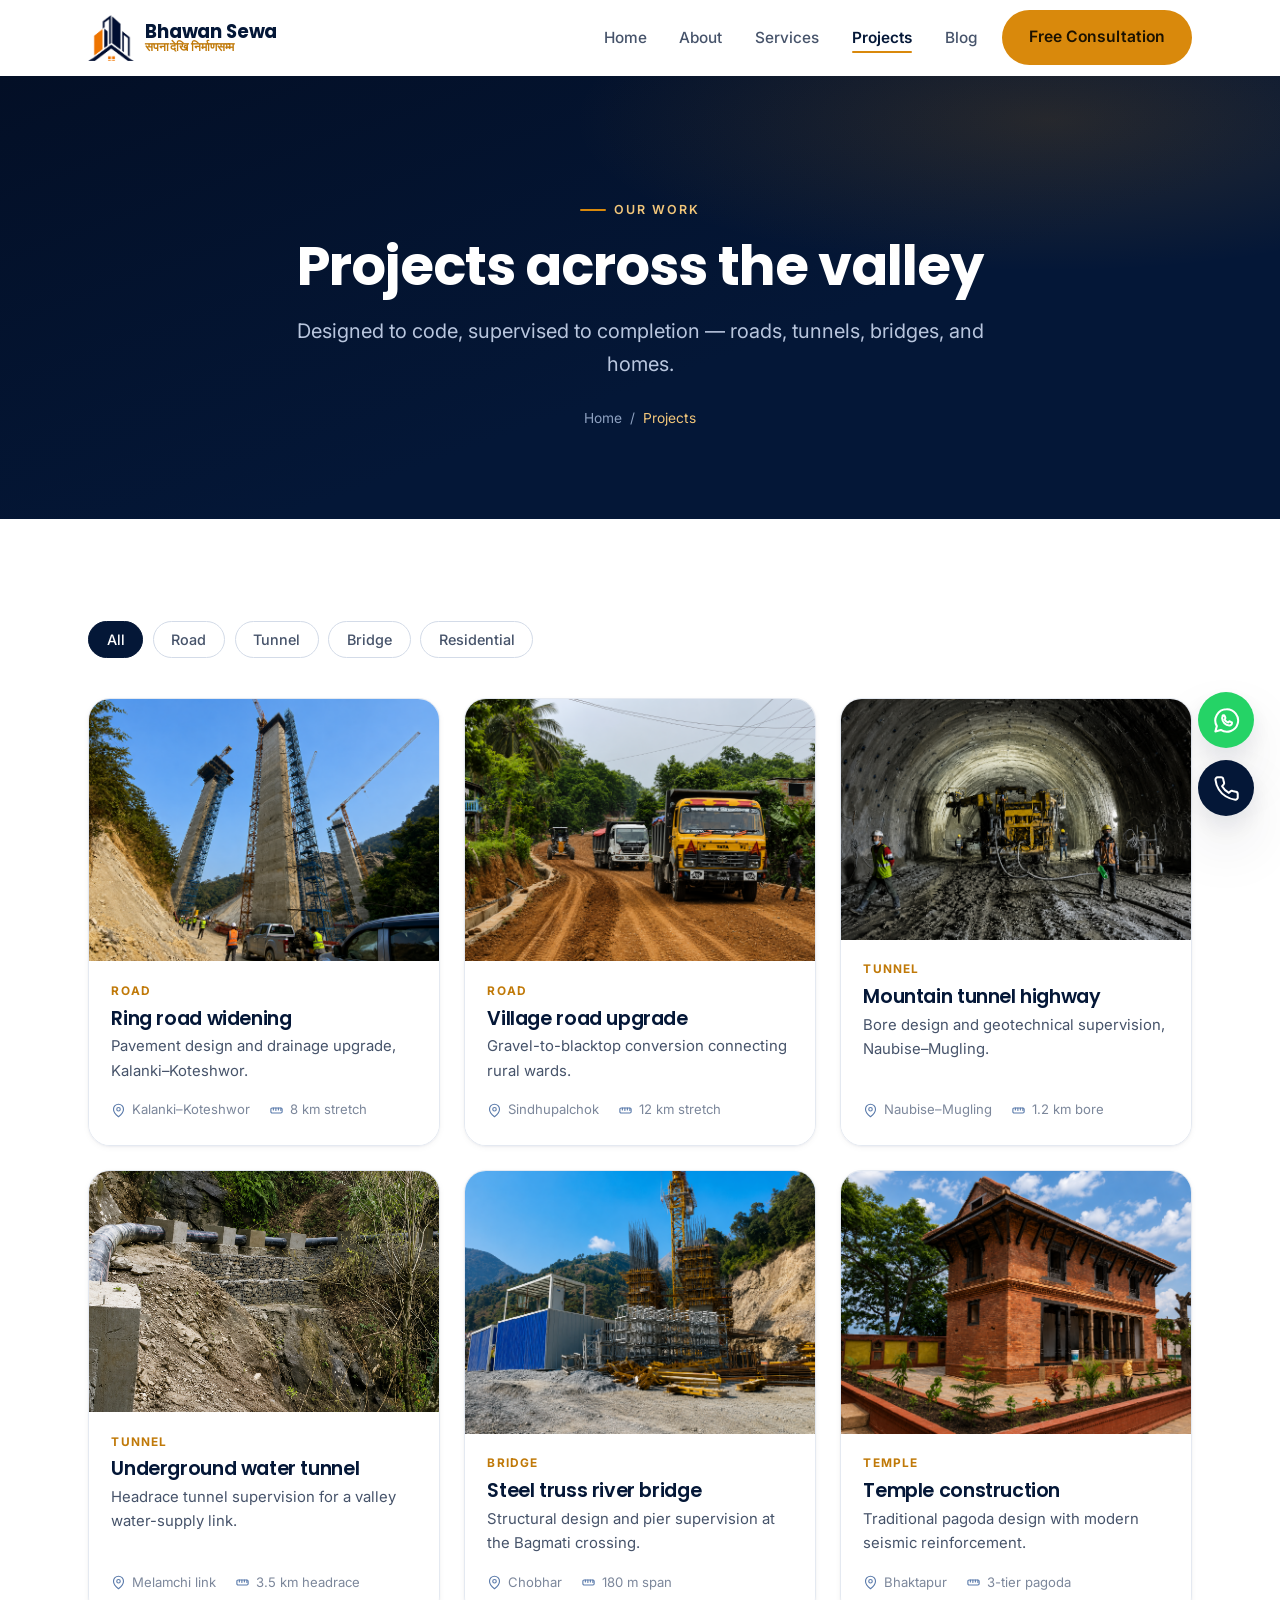
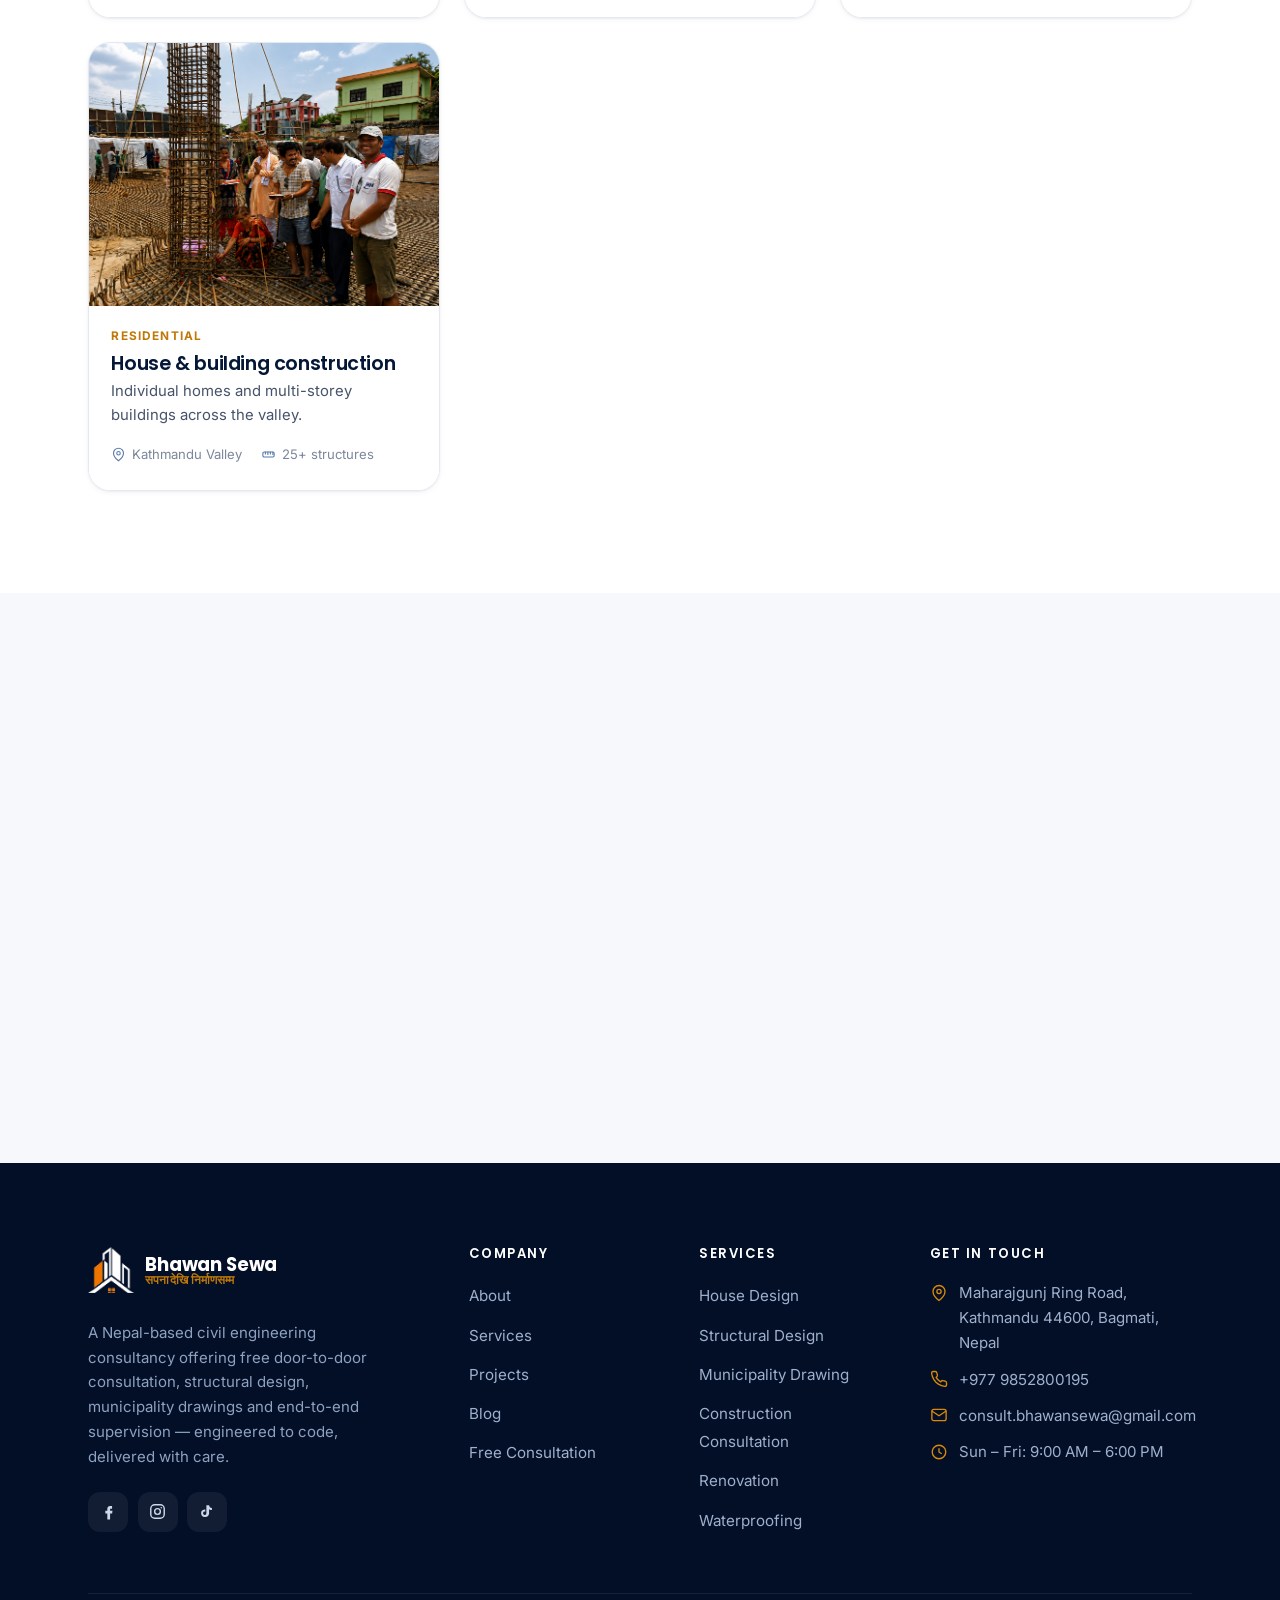
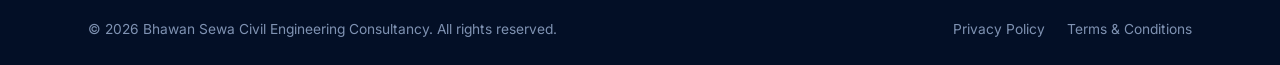
<file: projects.html>
<!DOCTYPE html>
<html lang="en">

<head>
  <meta charset="UTF-8">
  <meta name="viewport" content="width=device-width, initial-scale=1.0">
  <meta name="theme-color" content="#041737">

  <!-- SEO -->
  <title>Projects — Bhawan Sewa Civil Engineering, Kathmandu</title>
  <meta name="description"
    content="Explore roads, tunnels, bridges and residential developments Bhawan Sewa has designed and supervised across Kathmandu Valley and beyond.">
  <link rel="canonical" href="https://www.bhawansewa.com/projects.html">
  <meta name="robots" content="index, follow">

  <!-- Open Graph -->
  <meta property="og:type" content="website">
  <meta property="og:site_name" content="Bhawan Sewa">
  <meta property="og:title" content="Projects — Bhawan Sewa Civil Engineering, Kathmandu">
  <meta property="og:description"
    content="Explore roads, tunnels, bridges and residential developments Bhawan Sewa has designed and supervised across Kathmandu Valley and beyond.">
  <meta property="og:url" content="https://www.bhawansewa.com/projects.html">
  <meta property="og:image" content="https://www.bhawansewa.com/images/logo/og-image.png">

  <!-- Twitter -->
  <meta name="twitter:card" content="summary_large_image">
  <meta name="twitter:title" content="Projects — Bhawan Sewa Civil Engineering, Kathmandu">
  <meta name="twitter:description"
    content="Explore roads, tunnels, bridges and residential developments Bhawan Sewa has designed and supervised across Kathmandu Valley and beyond.">
  <meta name="twitter:image" content="https://www.bhawansewa.com/images/logo/og-image.png">

  <!-- Favicon -->
  <link rel="icon" type="image/png" sizes="32x32" href="images/logo/favicon-32.png">
  <link rel="icon" type="image/png" sizes="512x512" href="images/logo/favicon-512.png">
  <link rel="apple-touch-icon" href="images/logo/favicon-180.png">

  <!-- Fonts -->
  <link rel="preconnect" href="https://fonts.googleapis.com">
  <link rel="preconnect" href="https://fonts.gstatic.com" crossorigin>
  <link
    href="https://fonts.googleapis.com/css2?family=Inter:wght@400;500;600&family=Poppins:wght@500;600;700&display=swap"
    rel="stylesheet">

  <!-- Styles -->
  <link rel="stylesheet" href="css/style.css">
  <link rel="stylesheet" href="css/responsive.css">
  <link rel="stylesheet" href="css/animations.css">

  <!-- Structured data -->
  <script type="application/ld+json">
{
  "@context": "https://schema.org",
  "@type": "CollectionPage",
  "name": "Bhawan Sewa Projects",
  "url": "https://www.bhawansewa.com/projects.html"
}
  </script>
</head>

<body>
  <a class="skip-link" href="#main">Skip to content</a>
  <header id="site-header"></header>

  <main id="main">
    <section class="page-hero">
      <div class="blueprint-grid"></div>
      <div class="container">
        <span class="eyebrow">Our work</span>
        <h1>Projects across the valley</h1>
        <p>Designed to code, supervised to completion — roads, tunnels, bridges, and homes.</p>
        <nav class="breadcrumb" aria-label="Breadcrumb"><a href="index.html">Home</a> / <span>Projects</span></nav>
      </div>
    </section>

    <section class="section">
      <div class="container">
        <div class="chip-row" data-reveal id="project-filters">
          <button class="chip is-active" data-filter="all">All</button>
          <button class="chip" data-filter="road">Road</button>
          <button class="chip" data-filter="tunnel">Tunnel</button>
          <button class="chip" data-filter="bridge">Bridge</button>
          <button class="chip" data-filter="residential">Residential</button>
        </div>
        <div class="project-grid" id="project-grid" data-reveal-group>

          <a class="project-card" data-cat="road" style="--i:0" href="project-detail.html?slug=ring-road-widening">
            <div class="project-media"><img class="media-img" src="images/projects/road/himal.png"
                alt="Road widening project by Bhawan Sewa"></div>
            <div class="project-body">
              <span class="project-cat">Road</span>
              <h3>Ring road widening</h3>
              <p>Pavement design and drainage upgrade, Kalanki–Koteshwor.</p>
              <div class="project-meta"><span data-icon="pin">Kalanki–Koteshwor</span><span data-icon="ruler">8 km
                  stretch</span></div>
            </div>
          </a>

          <a class="project-card" data-cat="road" style="--i:1" href="project-detail.html?slug=village-road-upgrade">
            <div class="project-media"><img class="media-img" src="images/projects/village/3.png"
                alt="Village road project by Bhawan Sewa"></div>
            <div class="project-body">
              <span class="project-cat">Road</span>
              <h3>Village road upgrade</h3>
              <p>Gravel-to-blacktop conversion connecting rural wards.</p>
              <div class="project-meta"><span data-icon="pin">Sindhupalchok</span><span data-icon="ruler">12 km
                  stretch</span></div>
            </div>
          </a>

          <a class="project-card" data-cat="tunnel" style="--i:2"
            href="project-detail.html?slug=mountain-tunnel-highway">
            <div class="project-media"><img class="media-img" src="images/projects/tunnel/person.png"
                alt="Tunnel project by Bhawan Sewa"></div>
            <div class="project-body">
              <span class="project-cat">Tunnel</span>
              <h3>Mountain tunnel highway</h3>
              <p>Bore design and geotechnical supervision, Naubise–Mugling.</p>
              <div class="project-meta"><span data-icon="pin">Naubise–Mugling</span><span data-icon="ruler">1.2 km
                  bore</span></div>
            </div>
          </a>

          <a class="project-card" data-cat="tunnel" style="--i:3"
            href="project-detail.html?slug=underground-water-tunnel">
            <div class="project-media"><img class="media-img" src="images/projects/under/1.png"
                alt="Underground water tunnel project by Bhawan Sewa"></div>
            <div class="project-body">
              <span class="project-cat">Tunnel</span>
              <h3>Underground water tunnel</h3>
              <p>Headrace tunnel supervision for a valley water-supply link.</p>
              <div class="project-meta"><span data-icon="pin">Melamchi link</span><span data-icon="ruler">3.5 km
                  headrace</span></div>
            </div>
          </a>

          <a class="project-card" data-cat="bridge" style="--i:4"
            href="project-detail.html?slug=steel-truss-river-bridge">
            <div class="project-media"><img class="media-img" src="images/projects/bridege/blue.png"
                alt="Bridge project by Bhawan Sewa"></div>
            <div class="project-body">
              <span class="project-cat">Bridge</span>
              <h3>Steel truss river bridge</h3>
              <p>Structural design and pier supervision at the Bagmati crossing.</p>
              <div class="project-meta"><span data-icon="pin">Chobhar</span><span data-icon="ruler">180 m span</span>
              </div>
            </div>
          </a>

          <a class="project-card" data-cat="temple" style="--i:5" href="project-detail.html?slug=temple-construction">
            <div class="project-media"><img class="media-img" src="images/projects/temple/1.png"
                alt="Temple project by Bhawan Sewa"></div>
            <div class="project-body">
              <span class="project-cat">Temple</span>
              <h3>Temple construction</h3>
              <p>Traditional pagoda design with modern seismic reinforcement.</p>
              <div class="project-meta"><span data-icon="pin">Bhaktapur</span><span data-icon="ruler">3-tier
                  pagoda</span></div>
            </div>
          </a>

          <a class="project-card" data-cat="residential" style="--i:6"
            href="project-detail.html?slug=house-building-construction">
            <div class="project-media"><img class="media-img" src="images/projects/buildings/building3.png"
                alt="House and building construction project by Bhawan Sewa"></div>
            <div class="project-body">
              <span class="project-cat">Residential</span>
              <h3>House &amp; building construction</h3>
              <p>Individual homes and multi-storey buildings across the valley.</p>
              <div class="project-meta"><span data-icon="pin">Kathmandu Valley</span><span data-icon="ruler">25+
                  structures</span></div>
            </div>
          </a>

        </div>
      </div>
    </section>

    <section class="section section--surface">
      <div class="container">
        <div class="cta-banner" data-reveal="zoom">
          <div class="blueprint-grid"></div>
          <div style="position:relative;z-index:1">
            <h2>Your project could be next</h2>
            <p>Book a free consultation and let's talk about how to bring your build to life — safely and on budget.</p>
            <div class="cta-actions"><a class="btn btn--primary btn--lg" href="consultation.html">Book free
                consultation</a></div>
          </div>
        </div>
      </div>
    </section>

    <script>
      document.addEventListener("bhawan:ready", function () {
        var chips = document.querySelectorAll("#project-filters .chip");
        var cards = document.querySelectorAll("#project-grid .project-card");
        chips.forEach(function (chip) {
          chip.addEventListener("click", function () {
            chips.forEach(function (c) { c.classList.remove("is-active"); });
            chip.classList.add("is-active");
            var f = chip.getAttribute("data-filter");
            cards.forEach(function (card) {
              var show = f === "all" || card.getAttribute("data-cat") === f;
              card.style.display = show ? "" : "none";
            });
          });
        });
      });
    </script>
  </main>

  <footer id="site-footer"></footer>
  <div id="floating-actions"></div>

  <!-- Scripts -->
  <script src="js/config.js"></script>
  <script src="js/main.js" defer></script>
  <script src="js/navigation.js" defer></script>
  <script src="js/animation.js" defer></script>
  <script src="js/form.js" defer></script>
</body>

</html>
</file>
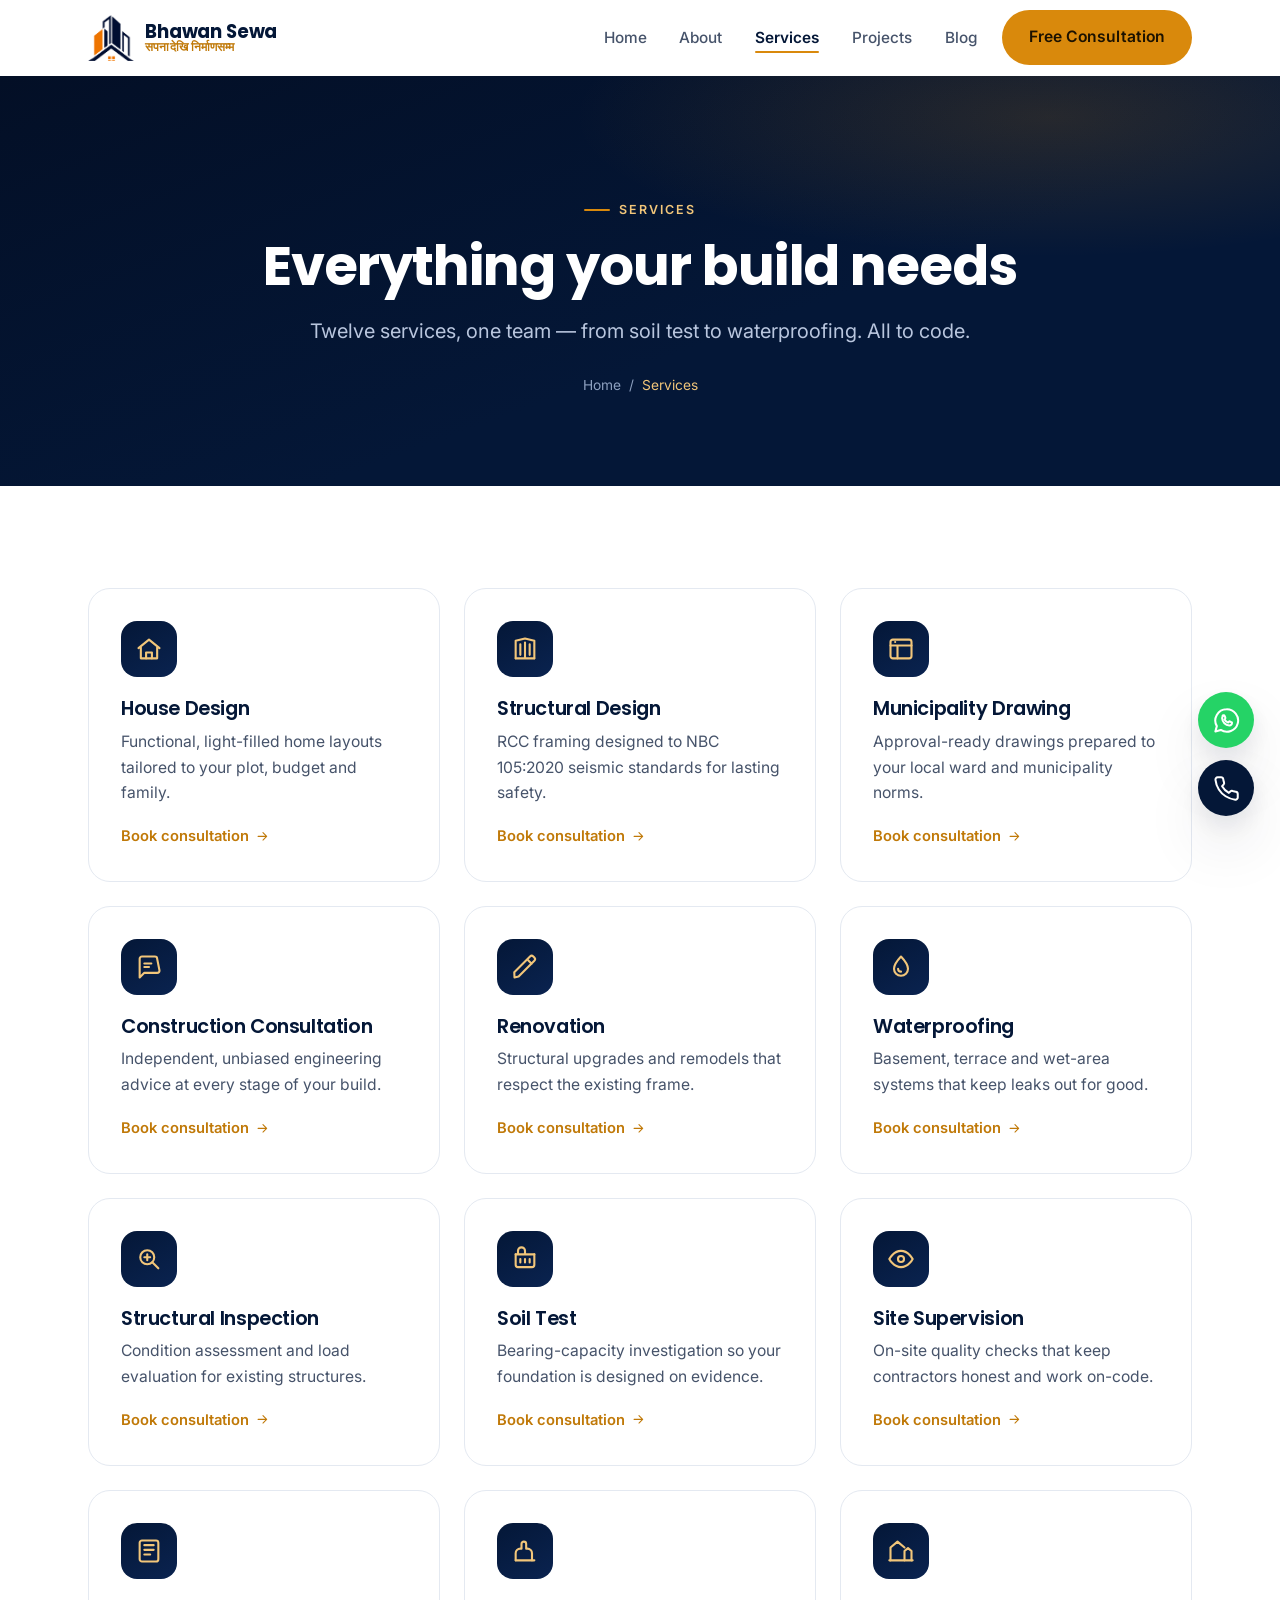
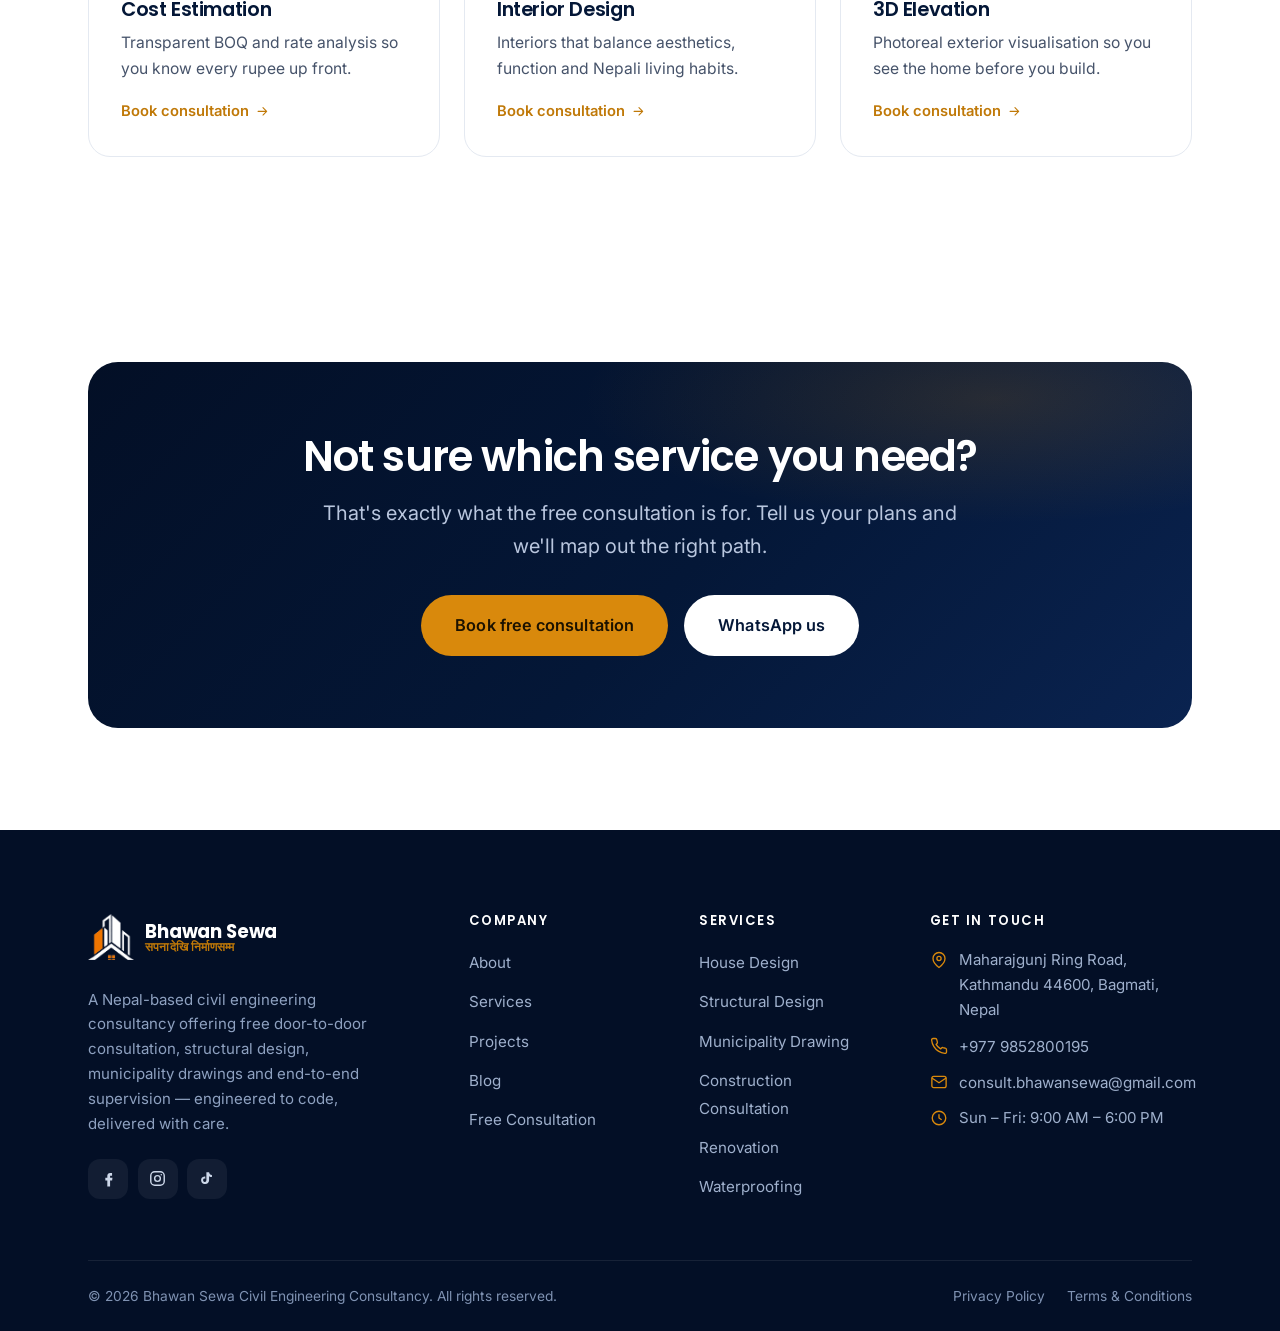
<file: services.html>
<!DOCTYPE html>
<html lang="en">
<head>
  <meta charset="UTF-8">
  <meta name="viewport" content="width=device-width, initial-scale=1.0">
  <meta name="theme-color" content="#041737">

  <!-- SEO -->
  <title>Civil Engineering Services in Kathmandu — Bhawan Sewa</title>
  <meta name="description" content="House design, structural design, municipality drawings, waterproofing, soil testing, supervision, cost estimation and more — all to code, all from Bhawan Sewa.">
  <link rel="canonical" href="https://www.bhawansewa.com/services.html">
  <meta name="robots" content="index, follow">

  <!-- Open Graph -->
  <meta property="og:type" content="website">
  <meta property="og:site_name" content="Bhawan Sewa">
  <meta property="og:title" content="Civil Engineering Services in Kathmandu — Bhawan Sewa">
  <meta property="og:description" content="House design, structural design, municipality drawings, waterproofing, soil testing, supervision, cost estimation and more — all to code, all from Bhawan Sewa.">
  <meta property="og:url" content="https://www.bhawansewa.com/services.html">
  <meta property="og:image" content="https://www.bhawansewa.com/images/logo/og-image.png">

  <!-- Twitter -->
  <meta name="twitter:card" content="summary_large_image">
  <meta name="twitter:title" content="Civil Engineering Services in Kathmandu — Bhawan Sewa">
  <meta name="twitter:description" content="House design, structural design, municipality drawings, waterproofing, soil testing, supervision, cost estimation and more — all to code, all from Bhawan Sewa.">
  <meta name="twitter:image" content="https://www.bhawansewa.com/images/logo/og-image.png">

  <!-- Favicon -->
  <link rel="icon" type="image/png" sizes="32x32" href="images/logo/favicon-32.png">
  <link rel="icon" type="image/png" sizes="512x512" href="images/logo/favicon-512.png">
  <link rel="apple-touch-icon" href="images/logo/favicon-180.png">

  <!-- Fonts -->
  <link rel="preconnect" href="https://fonts.googleapis.com">
  <link rel="preconnect" href="https://fonts.gstatic.com" crossorigin>
  <link href="https://fonts.googleapis.com/css2?family=Inter:wght@400;500;600&family=Poppins:wght@500;600;700&display=swap" rel="stylesheet">

  <!-- Styles -->
  <link rel="stylesheet" href="css/style.css">
  <link rel="stylesheet" href="css/responsive.css">
  <link rel="stylesheet" href="css/animations.css">

  <!-- Structured data -->
  <script type="application/ld+json">
{
  "@context": "https://schema.org",
  "@type": "Service",
  "serviceType": "Civil Engineering Consultancy",
  "provider": { "@type": "Organization", "name": "Bhawan Sewa" },
  "areaServed": "Kathmandu Valley, Nepal",
  "url": "https://www.bhawansewa.com/services.html"
}
  </script>
</head>

<body>
  <a class="skip-link" href="#main">Skip to content</a>
  <header id="site-header"></header>

  <main id="main">
    <section class="page-hero">
      <div class="blueprint-grid"></div>
      <div class="container">
        <span class="eyebrow">Services</span>
        <h1>Everything your build needs</h1>
        <p>Twelve services, one team — from soil test to waterproofing. All to code.</p>
        <nav class="breadcrumb" aria-label="Breadcrumb"><a href="index.html">Home</a> / <span>Services</span></nav>
      </div>
    </section>

    <section class="section">
      <div class="container">
        <div class="grid grid--3" data-services-grid></div>
      </div>
    </section>



    <section class="section">
      <div class="container">
        <div class="cta-banner" data-reveal="zoom"><div class="blueprint-grid"></div>
          <div style="position:relative;z-index:1">
            <h2>Not sure which service you need?</h2>
            <p>That's exactly what the free consultation is for. Tell us your plans and we'll map out the right path.</p>
            <div class="cta-actions">
              <a class="btn btn--primary btn--lg" href="consultation.html">Book free consultation</a>
              <a class="btn btn--on-navy btn--lg" data-cfg-href="wa" target="_blank" rel="noopener">WhatsApp us</a>
            </div>
          </div>
        </div>
      </div>
    </section>
  </main>

  <footer id="site-footer"></footer>
  <div id="floating-actions"></div>

  <!-- Scripts -->
  <script src="js/config.js"></script>
  <script src="js/main.js" defer></script>
  <script src="js/navigation.js" defer></script>
  <script src="js/animation.js" defer></script>
  <script src="js/form.js" defer></script>
</body>
</html>
</file>
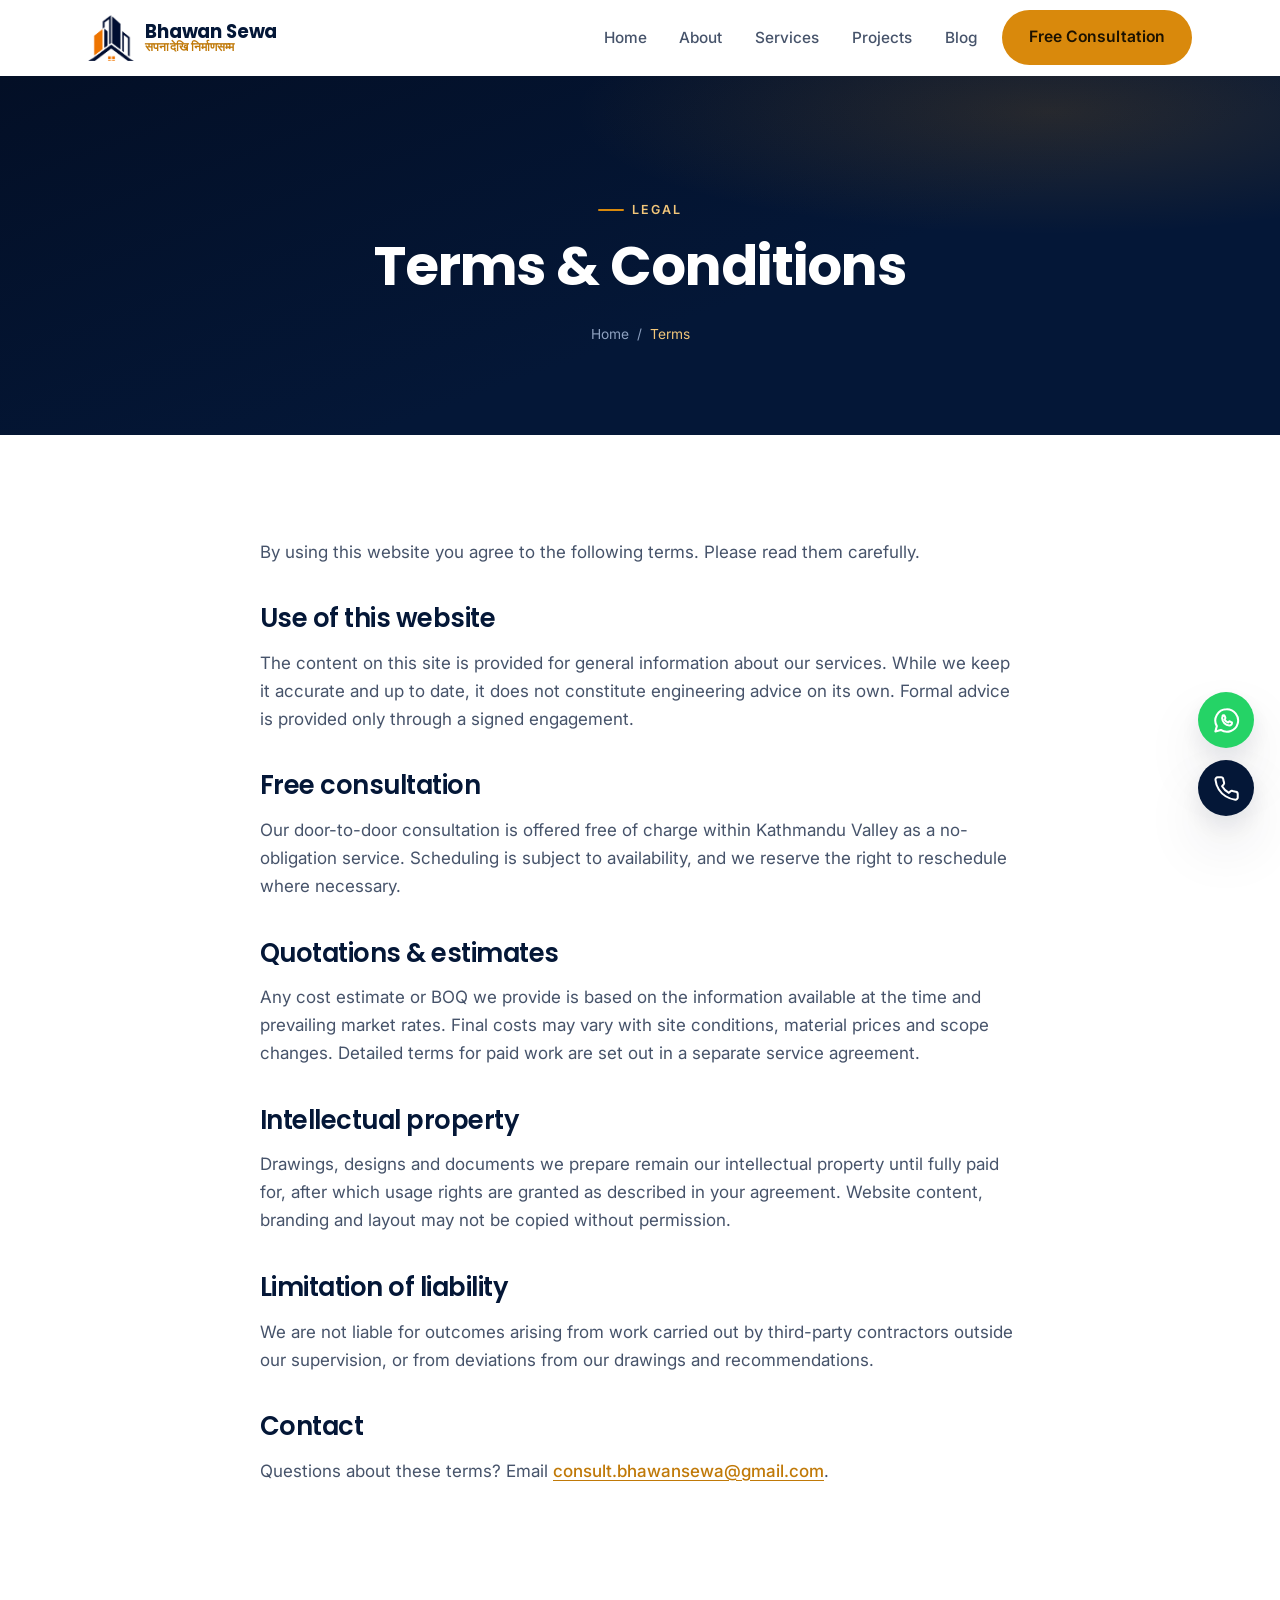
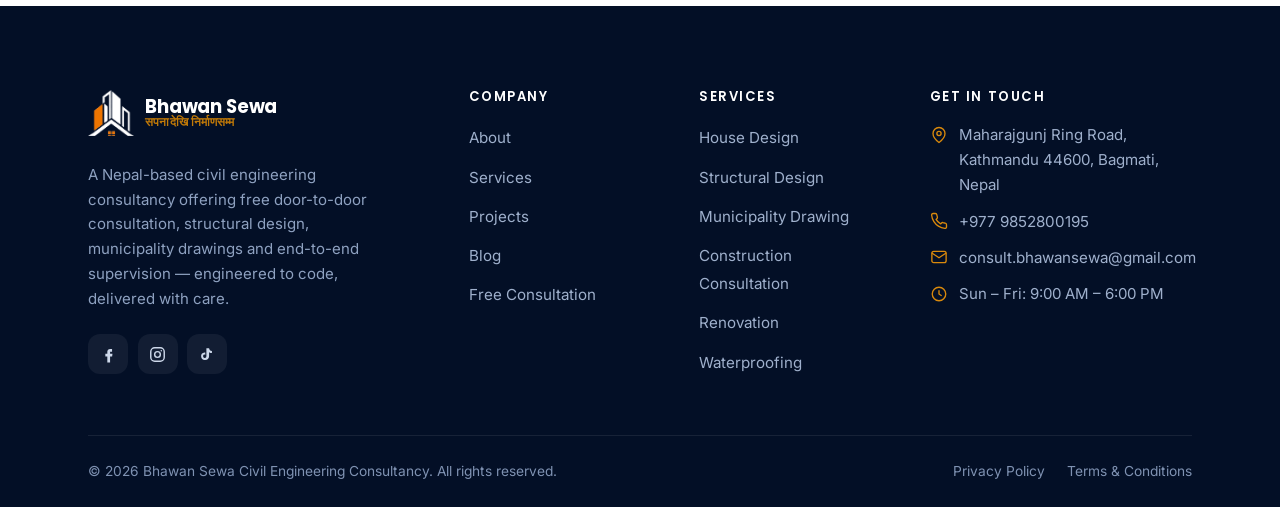
<file: terms.html>
<!DOCTYPE html>
<html lang="en">
<head>
  <meta charset="UTF-8">
  <meta name="viewport" content="width=device-width, initial-scale=1.0">
  <meta name="theme-color" content="#041737">

  <!-- SEO -->
  <title>Terms &amp; Conditions — Bhawan Sewa</title>
  <meta name="description" content="The terms that govern the use of the Bhawan Sewa website and our engineering consultancy services.">
  <link rel="canonical" href="https://www.bhawansewa.com/terms.html">
  <meta name="robots" content="index, follow">

  <!-- Open Graph -->
  <meta property="og:type" content="website">
  <meta property="og:site_name" content="Bhawan Sewa">
  <meta property="og:title" content="Terms &amp; Conditions — Bhawan Sewa">
  <meta property="og:description" content="The terms that govern the use of the Bhawan Sewa website and our engineering consultancy services.">
  <meta property="og:url" content="https://www.bhawansewa.com/terms.html">
  <meta property="og:image" content="https://www.bhawansewa.com/images/logo/og-image.png">

  <!-- Twitter -->
  <meta name="twitter:card" content="summary_large_image">
  <meta name="twitter:title" content="Terms &amp; Conditions — Bhawan Sewa">
  <meta name="twitter:description" content="The terms that govern the use of the Bhawan Sewa website and our engineering consultancy services.">
  <meta name="twitter:image" content="https://www.bhawansewa.com/images/logo/og-image.png">

  <!-- Favicon -->
  <link rel="icon" type="image/png" sizes="32x32" href="images/logo/favicon-32.png">
  <link rel="icon" type="image/png" sizes="512x512" href="images/logo/favicon-512.png">
  <link rel="apple-touch-icon" href="images/logo/favicon-180.png">

  <!-- Fonts -->
  <link rel="preconnect" href="https://fonts.googleapis.com">
  <link rel="preconnect" href="https://fonts.gstatic.com" crossorigin>
  <link href="https://fonts.googleapis.com/css2?family=Inter:wght@400;500;600&family=Poppins:wght@500;600;700&display=swap" rel="stylesheet">

  <!-- Styles -->
  <link rel="stylesheet" href="css/style.css">
  <link rel="stylesheet" href="css/responsive.css">
  <link rel="stylesheet" href="css/animations.css">

  <!-- Structured data -->
  <script type="application/ld+json">
{ "@context": "https://schema.org", "@type": "WebPage", "name": "Terms and Conditions", "url": "https://www.bhawansewa.com/terms.html" }
  </script>
</head>

<body>
  <a class="skip-link" href="#main">Skip to content</a>
  <header id="site-header"></header>

  <main id="main">
    <section class="page-hero">
      <div class="blueprint-grid"></div>
      <div class="container">
        <span class="eyebrow">Legal</span>
        <h1>Terms &amp; Conditions</h1>
        <nav class="breadcrumb" aria-label="Breadcrumb"><a href="index.html">Home</a> / <span>Terms</span></nav>
      </div>
    </section>
    <section class="section">
      <div class="container">
        <div class="prose" data-reveal>
          <p>By using this website you agree to the following terms. Please read them carefully.</p>
          <h2>Use of this website</h2>
          <p>The content on this site is provided for general information about our services. While we keep it accurate and up to date, it does not constitute engineering advice on its own. Formal advice is provided only through a signed engagement.</p>
          <h2>Free consultation</h2>
          <p>Our door-to-door consultation is offered free of charge within Kathmandu Valley as a no-obligation service. Scheduling is subject to availability, and we reserve the right to reschedule where necessary.</p>
          <h2>Quotations &amp; estimates</h2>
          <p>Any cost estimate or BOQ we provide is based on the information available at the time and prevailing market rates. Final costs may vary with site conditions, material prices and scope changes. Detailed terms for paid work are set out in a separate service agreement.</p>
          <h2>Intellectual property</h2>
          <p>Drawings, designs and documents we prepare remain our intellectual property until fully paid for, after which usage rights are granted as described in your agreement. Website content, branding and layout may not be copied without permission.</p>
          <h2>Limitation of liability</h2>
          <p>We are not liable for outcomes arising from work carried out by third-party contractors outside our supervision, or from deviations from our drawings and recommendations.</p>
          <h2>Contact</h2>
          <p>Questions about these terms? Email <a data-cfg-href="mail" data-cfg="contact.email"></a>.</p>
        </div>
      </div>
    </section>
  </main>

  <footer id="site-footer"></footer>
  <div id="floating-actions"></div>

  <!-- Scripts -->
  <script src="js/config.js"></script>
  <script src="js/main.js" defer></script>
  <script src="js/navigation.js" defer></script>
  <script src="js/animation.js" defer></script>
  <script src="js/form.js" defer></script>
</body>
</html>
</file>
<file: css/style.css>
/* =========================================================================
   BHAWAN SEWA — style.css
   Premium civil-engineering consultancy design system.
   Navy #041737 · Amber #D9890C · White · Blueprint-grid signature.
   ------------------------------------------------------------------------- */

/* ===== 1. DESIGN TOKENS ================================================= */
:root {
  /* Brand colour */
  --navy:        #041737;
  --navy-900:    #030f26;
  --navy-700:    #0a2350;
  --navy-500:    #17457f;
  --navy-300:    #5b7bab;
  --amber:       #d9890c;
  --amber-600:   #c07908;
  --amber-300:   #f2c67a;
  --amber-soft:  #fbf1df;

  /* Neutrals */
  --white:       #ffffff;
  --bg:          #ffffff;
  --surface:     #f6f8fb;   /* alternating section wash */
  --surface-2:   #eef2f8;
  --ink:         #0c1626;   /* body text — near-black, premium */
  --ink-soft:    #46536a;   /* muted text */
  --ink-faint:   #7c879b;   /* captions */
  --line:        #e4e9f1;   /* hairline borders */
  --line-strong: #d3dbe8;

  /* Typography */
  --font-display: "Poppins", "Segoe UI", system-ui, sans-serif;
  --font-body:    "Inter", "Segoe UI", system-ui, sans-serif;

  --fs-eyebrow: 0.78rem;
  --fs-body:    1.0625rem;
  --fs-lead:    1.25rem;

  /* Radius */
  --r-sm: 10px;
  --r-md: 16px;
  --r-lg: 22px;
  --r-xl: 30px;
  --r-pill: 999px;

  /* Shadows — soft, layered */
  --shadow-sm: 0 1px 2px rgba(4,23,55,.05), 0 2px 6px rgba(4,23,55,.04);
  --shadow-md: 0 4px 12px rgba(4,23,55,.06), 0 12px 28px rgba(4,23,55,.07);
  --shadow-lg: 0 10px 24px rgba(4,23,55,.09), 0 30px 60px rgba(4,23,55,.10);
  --shadow-amber: 0 8px 24px rgba(217,137,12,.30);

  /* Layout */
  --container: 1200px;
  --container-narrow: 820px;
  --gutter: clamp(20px, 5vw, 48px);
  --section-y: clamp(64px, 8vw, 112px);
  --gg: 24px;                 /* uniform layout gap */

  /* Motion — kept short so scrolling stays smooth */
  --ease: cubic-bezier(.22,.61,.36,1);
  --ease-out: cubic-bezier(.16,1,.3,1);
  --dur: .28s;

  --header-h: 76px;
}

/* ===== 2. RESET / BASE ================================================= */
*,*::before,*::after { box-sizing: border-box; }
* { margin: 0; }
html { scroll-behavior: smooth; -webkit-text-size-adjust: 100%; }
@media (prefers-reduced-motion: reduce) {
  html { scroll-behavior: auto; }
}

body {
  font-family: var(--font-body);
  font-size: var(--fs-body);
  line-height: 1.65;
  color: var(--ink);
  background: var(--bg);
  -webkit-font-smoothing: antialiased;
  text-rendering: optimizeLegibility;
  overflow-x: hidden;
}

h1,h2,h3,h4,h5 {
  font-family: var(--font-display);
  color: var(--navy);
  line-height: 1.12;
  letter-spacing: -.02em;
  font-weight: 600;
}

a { color: inherit; text-decoration: none; }
img,svg { display: block; max-width: 100%; }
ul { list-style: none; padding: 0; }
button { font-family: inherit; cursor: pointer; border: none; background: none; }
input,textarea,select { font-family: inherit; font-size: 1rem; }

:focus-visible {
  outline: 3px solid var(--amber);
  outline-offset: 2px;
  border-radius: 4px;
}

/* ===== 3. LAYOUT HELPERS =============================================== */
.container {
  width: 100%;
  max-width: var(--container);
  margin-inline: auto;
  padding-inline: var(--gutter);
}
.container--narrow { max-width: var(--container-narrow); }

.section { padding-block: var(--section-y); position: relative; }
.section--surface { background: var(--surface); }
.section--navy {
  background: var(--navy);
  color: #d7e0ef;
}
.section--navy h1,.section--navy h2,.section--navy h3 { color: #fff; }

.stack-sm > * + * { margin-top: .6rem; }
.text-center { text-align: center; }
.mx-auto { margin-inline: auto; }

/* Section heading block */
.section-head { max-width: 680px; margin-bottom: clamp(40px,5vw,64px); }
.section-head.text-center { margin-inline: auto; }

.eyebrow {
  display: inline-flex;
  align-items: center;
  gap: .55rem;
  font-family: var(--font-body);
  font-size: var(--fs-eyebrow);
  font-weight: 600;
  letter-spacing: .16em;
  text-transform: uppercase;
  color: var(--amber-600);
  margin-bottom: 1rem;
}
.eyebrow::before {
  content: "";
  width: 26px; height: 2px;
  background: var(--amber);
  border-radius: 2px;
}
.section--navy .eyebrow { color: var(--amber-300); }

.section-title {
  font-size: clamp(1.9rem, 3.6vw, 2.9rem);
  font-weight: 700;
}
.section-lead {
  margin-top: 1.1rem;
  font-size: var(--fs-lead);
  color: var(--ink-soft);
  line-height: 1.6;
}
.section--navy .section-lead { color: #a9b8d2; }

/* ===== 4. SECTION AMBIENT GLOW ======================================= */
/* Soft radial highlight behind hero / banners — no grid lines.           */
.blueprint-grid {
  position: absolute; inset: 0;
  background: radial-gradient(70% 60% at 78% 12%, rgba(23,69,127,.10), transparent 60%);
  pointer-events: none;
  z-index: 0;
}
.section--navy .blueprint-grid,
.cta-banner .blueprint-grid,
.page-hero .blueprint-grid {
  background: radial-gradient(60% 55% at 82% 10%, rgba(217,137,12,.16), transparent 62%);
}
.section > .container { position: relative; z-index: 1; }

/* ===== 5. BUTTONS ===================================================== */
.btn {
  --btn-bg: var(--navy);
  --btn-fg: #fff;
  display: inline-flex;
  align-items: center;
  justify-content: center;
  gap: .6rem;
  font-family: var(--font-body);
  font-weight: 600;
  font-size: .98rem;
  letter-spacing: .005em;
  padding: .92em 1.7em;
  border-radius: var(--r-pill);
  background: var(--btn-bg);
  color: var(--btn-fg);
  transition: transform var(--dur) var(--ease), box-shadow var(--dur) var(--ease), background var(--dur) var(--ease);
  will-change: transform;
  white-space: nowrap;
}
.btn svg { width: 1.15em; height: 1.15em; }
.btn:hover { transform: translateY(-2px); box-shadow: var(--shadow-md); }
.btn:active { transform: translateY(0); }

.btn--primary { --btn-bg: var(--amber); --btn-fg: #1c1200; }
.btn--primary:hover { --btn-bg: var(--amber-600); box-shadow: var(--shadow-amber); }

.btn--ghost {
  --btn-bg: transparent; --btn-fg: var(--navy);
  box-shadow: inset 0 0 0 1.5px var(--line-strong);
}
.btn--ghost:hover { --btn-bg: var(--surface); box-shadow: inset 0 0 0 1.5px var(--navy-300); }

.btn--on-navy { --btn-bg: #fff; --btn-fg: var(--navy); }
.btn--on-navy:hover { --btn-bg: #eef2f8; }

.btn--lg { padding: 1.05em 2.1em; font-size: 1.02rem; }
.btn--block { width: 100%; }

/* ===== 6. HEADER / NAV =============================================== */
.site-header {
  position: sticky; top: 0; z-index: 100;
  height: var(--header-h);
  display: flex; align-items: center;
  background: rgba(255,255,255,.72);
  backdrop-filter: saturate(180%) blur(16px);
  -webkit-backdrop-filter: saturate(180%) blur(16px);
  border-bottom: 1px solid transparent;
  transition: background var(--dur) var(--ease), border-color var(--dur) var(--ease), height var(--dur) var(--ease);
}
.site-header.is-scrolled {
  border-bottom-color: var(--line);
  box-shadow: var(--shadow-sm);
}
.site-header .container {
  display: flex; align-items: center; justify-content: space-between;
  width: 100%;
}

/* Logo lockup */
.brand { display: inline-flex; align-items: center; gap: .7rem; }
.brand .logo-img { width: 46px; height: 46px; flex: none; object-fit: contain; }
.brand .logo-mark { width: 40px; height: 40px; flex: none; color: var(--navy); }
.brand .logo-mark .logo-plate { fill: var(--navy); }
.brand .logo-mark .logo-roof,
.brand .logo-mark .logo-base,
.brand .logo-mark .logo-door { stroke: var(--amber); }
.brand .logo-mark .logo-node { fill: var(--amber); }
.brand-text { display: flex; flex-direction: column; line-height: 1.05; }
.brand-name {
  font-family: var(--font-display);
  font-weight: 700; font-size: 1.16rem; color: var(--navy);
  letter-spacing: -.01em;
}
.brand-tag { font-size: .72rem; color: var(--amber-600); font-weight: 600; letter-spacing: .01em; }

/* Nav links */
.nav { display: flex; align-items: center; gap: .35rem; }
.nav-link {
  position: relative;
  padding: .5rem .85rem;
  font-size: .96rem; font-weight: 500; color: var(--ink-soft);
  border-radius: var(--r-sm);
  transition: color var(--dur) var(--ease), background var(--dur) var(--ease);
}
.nav-link:hover { color: var(--navy); background: var(--surface); }
.nav-link.is-active { color: var(--navy); font-weight: 600; }
.nav-link.is-active::after {
  content: ""; position: absolute; left: .85rem; right: .85rem; bottom: .18rem;
  height: 2px; background: var(--amber); border-radius: 2px;
}
.nav-cta { margin-left: .4rem; }

/* Hamburger */
.nav-toggle {
  display: none;
  width: 44px; height: 44px;
  border-radius: var(--r-sm);
  align-items: center; justify-content: center;
}
.nav-toggle span,
.nav-toggle span::before,
.nav-toggle span::after {
  content: ""; display: block; width: 22px; height: 2px;
  background: var(--navy); border-radius: 2px;
  transition: transform var(--dur) var(--ease), opacity var(--dur) var(--ease);
}
.nav-toggle span::before { transform: translateY(-7px); }
.nav-toggle span::after  { transform: translateY(5px); }
.nav-toggle.is-open span { background: transparent; }
.nav-toggle.is-open span::before { transform: rotate(45deg); }
.nav-toggle.is-open span::after  { transform: rotate(-45deg) translateY(-0px); }

/* ===== 7. HERO ====================================================== */
.hero {
  position: relative;
  padding-block: clamp(70px, 10vw, 130px) clamp(60px, 8vw, 110px);
  overflow: hidden;
  background:
    radial-gradient(120% 90% at 85% 0%, #eef3fb 0%, transparent 55%),
    var(--white);
}
.hero .container { position: relative; z-index: 2; }
.hero-grid {
  display: flex;
  align-items: center;
  gap: clamp(32px, 5vw, 72px);
}
.hero-copy   { flex: 1 1 52%; min-width: 0; }
.hero-visual { flex: 1 1 44%; }
.hero-badge {
  display: inline-flex; align-items: center; gap: .6rem;
  padding: .5rem .9rem .5rem .6rem;
  background: var(--amber-soft);
  border: 1px solid #f0dcb4;
  border-radius: var(--r-pill);
  font-size: .84rem; font-weight: 600; color: var(--amber-600);
  margin-bottom: 1.5rem;
}
.hero-badge .dot {
  width: 8px; height: 8px; border-radius: 50%; background: var(--amber);
  box-shadow: 0 0 0 4px rgba(217,137,12,.18);
}
.hero-title {
  font-size: clamp(2.35rem, 5.4vw, 4rem);
  font-weight: 700; letter-spacing: -.03em;
}
.hero-title .accent {
  color: var(--amber);
  position: relative;
}
.hero-devanagari {
  display: block;
  width: -moz-fit-content;
  width: fit-content;
  font-size: clamp(1.15rem, 2vw, 1.5rem);
  font-weight: 600;
  color: var(--navy-500);
  margin-top: 1.1rem;
  padding-bottom: .35rem;
  border-bottom: 3px solid var(--amber);
  letter-spacing: 0;
  line-height: 1.5;
}
.hero-lead {
  margin-top: 1.5rem;
  font-size: var(--fs-lead);
  color: var(--ink-soft);
  max-width: 44ch;
}
.hero-actions { margin-top: 2.2rem; display: flex; flex-wrap: wrap; gap: .9rem; }
.hero-trust {
  margin-top: 2.4rem; display: flex; flex-wrap: wrap; gap: 1.6rem;
  padding-top: 1.6rem; border-top: 1px solid var(--line);
}
.hero-trust .stat .num {
  font-family: var(--font-display); font-weight: 700; font-size: 1.8rem; color: var(--navy);
}
.hero-trust .stat .lbl { font-size: .82rem; color: var(--ink-faint); }

/* Hero visual — framed blueprint plate */
.hero-visual {
  position: relative;
  border-radius: var(--r-xl);
  overflow: hidden;
  box-shadow: var(--shadow-md);
  border: 1px solid var(--line);
  aspect-ratio: 4 / 3.4;
  background: var(--surface);
}
.hero-visual .ph-frame { position: absolute; inset: 0; }
.hero-visual .hero-float {
  position: absolute; left: -22px; bottom: 26px;
  background: #fff; border-radius: var(--r-md);
  box-shadow: var(--shadow-lg);
  padding: .9rem 1.1rem; display: flex; align-items: center; gap: .8rem;
  border: 1px solid var(--line);
}
.hero-visual .hero-float .ico {
  width: 40px; height: 40px; border-radius: 12px;
  background: var(--amber-soft); color: var(--amber-600);
  display: flex; align-items: center; justify-content: center; flex: none;
}
.hero-visual .hero-float .ico svg { width: 22px; height: 22px; }
.hero-visual .hero-float b { font-size: .95rem; color: var(--navy); font-family: var(--font-display); }
.hero-visual .hero-float span { display: block; font-size: .76rem; color: var(--ink-faint); }

/* Hero — full-bleed photo background variant */
.hero--photo { background: none; }
.hero-bg { position: absolute; inset: 0; z-index: 0; }
.hero-bg img { width: 100%; height: 100%; object-fit: cover; }
.hero-bg::after {
  content: "";
  position: absolute; inset: 0;
  background: linear-gradient(100deg, rgba(4,23,55,.92) 0%, rgba(4,23,55,.80) 40%, rgba(4,23,55,.45) 68%, rgba(4,23,55,.18) 100%);
}
.hero--photo .hero-grid { display: block; }
.hero--photo .hero-copy { max-width: 640px; }
.hero--photo .hero-badge { background: rgba(255,255,255,.12); border-color: rgba(255,255,255,.28); color: var(--amber-300); }
.hero--photo .hero-title { color: #fff; }
.hero--photo .hero-devanagari { color: var(--amber-300); border-bottom-color: var(--amber-300); }
.hero--photo .hero-lead { color: #d7dfec; }
.hero--photo .hero-trust { border-top-color: rgba(255,255,255,.18); }
.hero--photo .hero-trust .stat .num { color: #fff; }
.hero--photo .hero-trust .stat .lbl { color: #b9c6de; }
.hero--photo .btn--ghost { --btn-fg: #fff; box-shadow: inset 0 0 0 1.5px rgba(255,255,255,.55); }
.hero--photo .btn--ghost:hover { --btn-bg: rgba(255,255,255,.12); box-shadow: inset 0 0 0 1.5px rgba(255,255,255,.85); }

/* ===== 8. IMAGE PLACEHOLDERS ========================================= */
/* Real images fill their frame; .ph is the fallback for un-set slots.    */
.media-img { width: 100%; height: 100%; object-fit: cover; display: block; }
.ph {
  position: relative;
  width: 100%; height: 100%;
  display: flex; align-items: center; justify-content: center;
  background:
    linear-gradient(135deg, #eef2f8, #e2e9f4);
  color: var(--navy-300);
  overflow: hidden;
}
.ph::before {
  content: "";
  position: absolute; inset: 0;
  background-image:
    linear-gradient(rgba(4,23,55,.06) 1px, transparent 1px),
    linear-gradient(90deg, rgba(4,23,55,.06) 1px, transparent 1px);
  background-size: 28px 28px;
}
.ph-label {
  position: relative; z-index: 1;
  font-family: var(--font-body); font-weight: 600;
  font-size: .8rem; letter-spacing: .14em; text-transform: uppercase;
  color: var(--navy-300);
  display: inline-flex; align-items: center; gap: .5rem;
  padding: .5rem .9rem; border: 1px dashed var(--navy-300); border-radius: var(--r-pill);
  background: rgba(255,255,255,.5);
}
.ph-label svg { width: 16px; height: 16px; }

/* ===== 9. CARDS (flexbox layout) ==================================== */
.grid { display: flex; flex-wrap: wrap; gap: var(--gg); align-items: stretch; }
.grid > * { flex: 1 1 100%; min-width: 0; }
.grid--2 > * { flex: 1 1 calc((100% - var(--gg)) / 2 - 1px); }
.grid--3 > * { flex: 1 1 calc((100% - 2 * var(--gg)) / 3 - 1px); }
.grid--4 > * { flex: 1 1 calc((100% - 3 * var(--gg)) / 4 - 1px); }

.card {
  position: relative;
  background: #fff;
  border: 1px solid var(--line);
  border-radius: var(--r-lg);
  padding: clamp(22px, 3vw, 32px);
  transition: transform var(--dur) var(--ease-out), box-shadow var(--dur) var(--ease-out), border-color var(--dur) var(--ease);
  height: 100%;
}
.card:hover {
  transform: translateY(-6px);
  box-shadow: var(--shadow-lg);
  border-color: transparent;
}
/* Dimension-tick corners — technical-drawing signature */
.card--tick::before,
.card--tick::after {
  content: ""; position: absolute; width: 14px; height: 14px; pointer-events: none;
  opacity: 0; transition: opacity var(--dur) var(--ease);
}
.card--tick::before { top: 14px; left: 14px; border-top: 2px solid var(--amber); border-left: 2px solid var(--amber); border-top-left-radius: 4px; }
.card--tick::after  { bottom: 14px; right: 14px; border-bottom: 2px solid var(--amber); border-right: 2px solid var(--amber); border-bottom-right-radius: 4px; }
.card--tick:hover::before,
.card--tick:hover::after { opacity: 1; }

.card-icon {
  width: 56px; height: 56px; border-radius: 16px;
  display: flex; align-items: center; justify-content: center;
  background: linear-gradient(150deg, var(--navy), var(--navy-700));
  color: var(--amber-300);
  margin-bottom: 1.3rem;
  transition: transform var(--dur) var(--ease-out);
}
.card:hover .card-icon { transform: scale(1.06) rotate(-3deg); }
.card-icon svg { width: 28px; height: 28px; }
.card h3 { font-size: 1.22rem; margin-bottom: .55rem; }
.card p { color: var(--ink-soft); font-size: .98rem; }
.card-link {
  margin-top: 1.1rem; display: inline-flex; align-items: center; gap: .4rem;
  font-weight: 600; font-size: .92rem; color: var(--amber-600);
}
.card-link svg { width: 1em; height: 1em; transition: transform var(--dur) var(--ease); }
.card:hover .card-link svg { transform: translateX(4px); }

/* Feature (why-choose) item */
.feature { display: flex; gap: 1.1rem; align-items: flex-start; }
.feature .feature-ic {
  flex: none; width: 48px; height: 48px; border-radius: 14px;
  background: var(--amber-soft); color: var(--amber-600);
  display: flex; align-items: center; justify-content: center;
}
.feature .feature-ic svg { width: 24px; height: 24px; }
.feature h3 { font-size: 1.12rem; margin-bottom: .35rem; }
.feature p { color: var(--ink-soft); font-size: .96rem; }

/* ===== 10. PROCESS TIMELINE ========================================= */
.process { display: flex; flex-wrap: wrap; gap: 30px; counter-reset: step; }
.process-step { position: relative; flex: 1 1 calc((100% - 3 * 30px) / 4 - 1px); min-width: 160px; }
.process-step .step-num {
  font-family: var(--font-display); font-weight: 700; font-size: 1rem;
  width: 46px; height: 46px; border-radius: 50%;
  display: flex; align-items: center; justify-content: center;
  background: #fff; color: var(--navy);
  border: 2px solid var(--amber);
  position: relative; z-index: 1;
}
.process-step:not(:last-child) .step-num::after {
  content: ""; position: absolute; left: 100%; top: 50%;
  width: calc(100% + clamp(20px,2.5vw,30px) - 46px); height: 2px;
  background: repeating-linear-gradient(90deg, var(--line-strong) 0 8px, transparent 8px 14px);
}
.process-step h3 { font-size: 1.1rem; margin: 1.1rem 0 .4rem; }
.process-step p { color: var(--ink-soft); font-size: .94rem; }

/* ===== 11. TIPS (construction tips) ================================= */
.tip-card { display: flex; flex-direction: column; }
.tip-card .tip-tag {
  align-self: flex-start;
  font-size: .72rem; font-weight: 700; letter-spacing: .08em; text-transform: uppercase;
  color: var(--amber-600); background: var(--amber-soft);
  padding: .3rem .7rem; border-radius: var(--r-pill); margin-bottom: 1rem;
}

/* ===== 12. FEATURED PROJECTS ======================================== */
.project-card {
  position: relative; border-radius: var(--r-lg); overflow: hidden;
  border: 1px solid var(--line);
  box-shadow: var(--shadow-sm);
  transition: transform var(--dur) var(--ease-out), box-shadow var(--dur) var(--ease-out);
  display: flex; flex-direction: column; color: inherit; text-decoration: none;
}
.project-card:hover { transform: translateY(-6px); box-shadow: var(--shadow-lg); }

/* Project listing grid — true CSS Grid so cards always stay the same size,
   including any leftover cards on the last row (no more stretching). */
#project-grid {
  display: grid;
  grid-template-columns: repeat(auto-fill, minmax(280px, 1fr));
  gap: var(--gg);
}
.project-media { aspect-ratio: 16 / 11; flex: none; }
.project-body { padding: 1.3rem 1.4rem 1.5rem; background: #fff; display: flex; flex-direction: column; flex: 1; }
.project-body .project-cat {
  font-size: .74rem; font-weight: 700; letter-spacing: .1em; text-transform: uppercase; color: var(--amber-600);
}
.project-body h3 { font-size: 1.2rem; margin: .4rem 0 .3rem; }
.project-body p { color: var(--ink-soft); font-size: .93rem; flex: 1; }
.project-meta { margin-top: 1rem; display: flex; gap: 1.2rem; font-size: .82rem; color: var(--ink-faint); flex-wrap: wrap; }
.project-meta span { display: inline-flex; align-items: center; gap: .35rem; }
.project-meta svg { width: 15px; height: 15px; color: var(--navy-300); }

/* ---- Project detail page ---- */
.pd-layout {
  display: grid; grid-template-columns: 1fr; gap: 2.4rem;
  align-items: start;
}
@media (min-width: 860px) {
  /* Media column now takes noticeably more width so the gallery photos
     read bigger next to the info panel. */
  .pd-layout { grid-template-columns: 2fr 1fr; gap: 3rem; }
}
/* Equal-size photo gallery — each image stands on its own, no main/thumb split */
.pd-gallery {
  display: grid;
  grid-template-columns: repeat(auto-fit, minmax(240px, 1fr));
  gap: 1.4rem;
}
.pd-gallery-item {
  border-radius: var(--r-lg);
  overflow: hidden;
  cursor: zoom-in;
  transition: transform var(--dur) var(--ease-out), box-shadow var(--dur) var(--ease-out);
}
.pd-gallery-item:hover {
  transform: translateY(-4px);
  box-shadow: var(--shadow-lg);
}
.pd-gallery-item img {
  width: 100%;
  aspect-ratio: 4 / 3;
  object-fit: cover;
  object-position: top center;
  display: block;
}

/* ---- Photo lightbox (click a gallery photo to view it full-size) ---- */
.pd-lightbox {
  position: fixed; inset: 0; z-index: 300;
  display: flex; align-items: center; justify-content: center;
  background: rgba(4,23,55,.92);
  padding: 2rem;
  visibility: hidden; opacity: 0;
  transition: opacity var(--dur) var(--ease), visibility var(--dur);
}
.pd-lightbox.is-open { visibility: visible; opacity: 1; }
.pd-lightbox__img {
  max-width: min(1100px, 92vw); max-height: 86vh;
  object-fit: contain; border-radius: var(--r-md); box-shadow: var(--shadow-lg);
}
.pd-lightbox__close,
.pd-lightbox__nav {
  position: absolute; border-radius: 50%;
  background: rgba(255,255,255,.14); color: #fff;
  display: flex; align-items: center; justify-content: center;
  transition: background var(--dur) var(--ease);
}
.pd-lightbox__close:hover,
.pd-lightbox__nav:hover { background: rgba(255,255,255,.28); }
.pd-lightbox__close { top: 1.2rem; right: 1.4rem; width: 44px; height: 44px; font-size: 1.6rem; }
.pd-lightbox__nav { top: 50%; transform: translateY(-50%); width: 52px; height: 52px; font-size: 2rem; }
.pd-lightbox__prev { left: 1.2rem; }
.pd-lightbox__next { right: 1.2rem; }
@media (max-width: 640px) {
  .pd-lightbox { padding: 1rem; }
  .pd-lightbox__nav { width: 42px; height: 42px; font-size: 1.5rem; }
  .pd-lightbox__close { top: .8rem; right: .8rem; }
}

.pd-info h1 { font-size: clamp(1.6rem, 3vw, 2.2rem); margin: .5rem 0 .9rem; }
.pd-info .project-meta { margin: 1rem 0 1.6rem; font-size: .95rem; }
.pd-info p { color: var(--ink-soft); line-height: 1.7; margin-bottom: 1.6rem; }
.pd-back { display: inline-flex; align-items: center; gap: .4rem; font-size: .9rem; color: var(--ink-faint); margin-bottom: 1.6rem; }

/* ===== 13. TESTIMONIALS ============================================= */
.testimonial {
  background: #fff; border: 1px solid var(--line); border-radius: var(--r-lg);
  padding: clamp(24px,3vw,34px); height: 100%;
  display: flex; flex-direction: column;
}
.testimonial .quote-mark { color: var(--amber); font-family: var(--font-display); font-size: 2.6rem; line-height: .6; height: 26px; }
.testimonial blockquote { font-size: 1.05rem; color: var(--ink); margin: .4rem 0 1.4rem; }
.testimonial .who { margin-top: auto; display: flex; align-items: center; gap: .9rem; }
.testimonial .avatar {
  width: 46px; height: 46px; border-radius: 50%; flex: none;
  background: linear-gradient(145deg,var(--navy),var(--navy-500)); color: #fff;
  display: flex; align-items: center; justify-content: center; font-family: var(--font-display); font-weight: 600;
}
.testimonial .who b { color: var(--navy); font-size: .96rem; display: block; font-family: var(--font-display); }
.testimonial .who span { font-size: .82rem; color: var(--ink-faint); }
.stars { display: flex; gap: 2px; margin-bottom: .8rem; color: var(--amber); }
.stars svg { width: 17px; height: 17px; }

/* ===== 14. FAQ (accordion) ========================================= */
.faq-list { max-width: 820px; margin-inline: auto; }
.faq-item { border-bottom: 1px solid var(--line); }
.faq-q {
  width: 100%; text-align: left; display: flex; align-items: center; justify-content: space-between; gap: 1rem;
  padding: 1.35rem .25rem; font-family: var(--font-display); font-weight: 600; font-size: 1.08rem; color: var(--navy);
}
.faq-q .faq-ic {
  flex: none; width: 30px; height: 30px; border-radius: 50%; border: 1.5px solid var(--line-strong);
  display: flex; align-items: center; justify-content: center; transition: transform var(--dur) var(--ease), background var(--dur) var(--ease), border-color var(--dur) var(--ease);
  position: relative;
}
.faq-q .faq-ic::before,
.faq-q .faq-ic::after { content: ""; position: absolute; background: var(--navy); border-radius: 2px; transition: transform var(--dur) var(--ease); }
.faq-q .faq-ic::before { width: 12px; height: 2px; }
.faq-q .faq-ic::after  { width: 2px; height: 12px; }
.faq-item.is-open .faq-ic { background: var(--amber); border-color: var(--amber); }
.faq-item.is-open .faq-ic::before,
.faq-item.is-open .faq-ic::after { background: #1c1200; }
.faq-item.is-open .faq-ic::after { transform: scaleY(0); }
.faq-a { overflow: hidden; height: 0; transition: height var(--dur) var(--ease); }
.faq-a-inner { padding: 0 .25rem 1.4rem; color: var(--ink-soft); max-width: 68ch; }

/* ===== 15. CTA BANNER ============================================== */
.cta-banner {
  position: relative; overflow: hidden;
  background: linear-gradient(135deg, var(--navy-900), var(--navy) 55%, var(--navy-700));
  border-radius: var(--r-xl);
  padding: clamp(40px,6vw,72px);
  color: #fff; text-align: center;
}
.cta-banner h2 { color: #fff; font-size: clamp(1.8rem,3.4vw,2.6rem); }
.cta-banner p { color: #b9c6de; max-width: 52ch; margin: 1rem auto 2rem; font-size: var(--fs-lead); }
.cta-actions { display: flex; gap: 1rem; justify-content: center; flex-wrap: wrap; }

/* ===== 16. FOOTER ================================================= */
.site-footer { background: var(--navy-900); color: #9fb0cc; padding-top: clamp(56px,7vw,84px); }
.footer-top { display: flex; flex-wrap: wrap; gap: clamp(28px,4vw,48px); padding-bottom: 48px; }
.footer-brand { flex: 1 1 300px; }
.footer-top .footer-col { flex: 1 1 150px; }
.footer-top .footer-contact-col { flex: 1 1 230px; }
.footer-brand .brand-name { color: #fff; }
.footer-brand .logo-mark .logo-plate { fill: #fff; }
.footer-brand .logo-mark .logo-roof,
.footer-brand .logo-mark .logo-base,
.footer-brand .logo-mark .logo-door { stroke: var(--amber); }
.footer-brand .logo-mark .logo-node { fill: var(--amber); }
.footer-about { margin: 1.2rem 0 1.4rem; font-size: .94rem; color: #8ea1c0; max-width: 34ch; }
.footer-col h4 { color: #fff; font-size: .82rem; letter-spacing: .12em; text-transform: uppercase; margin-bottom: 1.2rem; }
.footer-col ul li { margin-bottom: .7rem; }
.footer-col a { color: #9fb0cc; font-size: .95rem; transition: color var(--dur) var(--ease); }
.footer-col a:hover { color: var(--amber-300); }
.footer-contact li { display: flex; gap: .7rem; align-items: flex-start; margin-bottom: 1rem; font-size: .94rem; }
.footer-contact svg { width: 18px; height: 18px; color: var(--amber); flex: none; margin-top: 3px; }
.footer-social { display: flex; gap: .6rem; margin-top: 1.4rem; }
.footer-social a {
  width: 40px; height: 40px; border-radius: 12px; display: flex; align-items: center; justify-content: center;
  background: rgba(255,255,255,.06); color: #cdd8ea; transition: background var(--dur) var(--ease), transform var(--dur) var(--ease), color var(--dur) var(--ease);
}
.footer-social a:hover { background: var(--amber); color: #1c1200; transform: translateY(-3px); }
.footer-social svg { width: 19px; height: 19px; }
.footer-bottom {
  border-top: 1px solid rgba(255,255,255,.08); padding-block: 24px;
  display: flex; align-items: center; justify-content: space-between; gap: 1rem; flex-wrap: wrap;
  font-size: .86rem; color: #7f92b2;
}
.footer-bottom a:hover { color: var(--amber-300); }
.footer-legal { display: flex; gap: 1.4rem; flex-wrap: wrap; }

/* ===== 17. FLOATING ACTIONS ======================================= */
.floating { position: fixed; right: clamp(14px,3vw,26px); bottom: clamp(14px,3vw,26px); z-index: 90; display: flex; flex-direction: column; gap: 12px; align-items: flex-end; }
.fab {
  width: 56px; height: 56px; border-radius: 50%; display: flex; align-items: center; justify-content: center;
  box-shadow: var(--shadow-lg); color: #fff;
  transition: transform var(--dur) var(--ease); position: relative;
}
.fab svg { width: 27px; height: 27px; }
.fab:hover { transform: scale(1.08) translateY(-2px); }
.fab--wa { background: #25d366; }
.fab--call { background: var(--navy); }
.fab-tip {
  position: absolute; right: calc(100% + 12px); top: 50%; transform: translateY(-50%);
  background: var(--navy); color: #fff; font-size: .82rem; font-weight: 500;
  padding: .5rem .8rem; border-radius: var(--r-sm); white-space: nowrap;
  opacity: 0; pointer-events: none; transition: opacity var(--dur) var(--ease), transform var(--dur) var(--ease);
}
.fab:hover .fab-tip { opacity: 1; }

/* Back to top */
.back-to-top {
  width: 46px; height: 46px; border-radius: 14px; background: #fff; color: var(--navy);
  border: 1px solid var(--line); box-shadow: var(--shadow-md);
  display: flex; align-items: center; justify-content: center; opacity: 0; transform: translateY(12px) scale(.9);
  pointer-events: none; transition: opacity var(--dur) var(--ease), transform var(--dur) var(--ease), background var(--dur) var(--ease);
}
.back-to-top svg { width: 22px; height: 22px; }
.back-to-top.is-visible { opacity: 1; transform: none; pointer-events: auto; }
.back-to-top:hover { background: var(--navy); color: #fff; }

/* ===== 18. FORMS ================================================== */
.form-card {
  background: #fff; border: 1px solid var(--line); border-radius: var(--r-xl);
  padding: clamp(26px,4vw,44px); box-shadow: var(--shadow-md);
}
.form-grid { display: flex; flex-wrap: wrap; gap: 1.1rem 1.2rem; }
.form-grid .field { flex: 1 1 calc((100% - 1.2rem) / 2 - 1px); }
.field { display: flex; flex-direction: column; gap: .45rem; min-width: 0; }
.field--full { flex-basis: 100%; }
.field label { font-size: .88rem; font-weight: 600; color: var(--navy); }
.field label .req { color: var(--amber-600); }
.field input,
.field select,
.field textarea {
  width: 100%; padding: .85rem 1rem;
  border: 1.5px solid var(--line-strong); border-radius: var(--r-md);
  background: var(--surface); color: var(--ink);
  transition: border-color var(--dur) var(--ease), background var(--dur) var(--ease), box-shadow var(--dur) var(--ease);
}
.field textarea { resize: vertical; min-height: 130px; }
.field input:focus,
.field select:focus,
.field textarea:focus {
  outline: none; border-color: var(--amber); background: #fff;
  box-shadow: 0 0 0 4px rgba(217,137,12,.14);
}
.field.has-error input,
.field.has-error select,
.field.has-error textarea { border-color: #e14b4b; background: #fef4f4; }
.field .error-msg { font-size: .8rem; color: #d43b3b; min-height: 1em; display: none; }
.field.has-error .error-msg { display: block; }

/* Submit + states */
.form-submit-row { margin-top: 1.6rem; display: flex; align-items: center; gap: 1rem; flex-wrap: wrap; }
.btn.is-loading { pointer-events: none; opacity: .85; }
.btn .spinner {
  width: 1.1em; height: 1.1em; border-radius: 50%;
  border: 2.4px solid rgba(28,18,0,.35); border-top-color: #1c1200;
  animation: spin .7s linear infinite; display: none;
}
.btn--primary .spinner { border-color: rgba(28,18,0,.3); border-top-color:#1c1200; }
.btn.is-loading .spinner { display: inline-block; }
.btn.is-loading .btn-label { opacity: .7; }
@keyframes spin { to { transform: rotate(360deg); } }

.form-alert {
  display: none; align-items: flex-start; gap: .8rem;
  padding: 1rem 1.15rem; border-radius: var(--r-md); margin-bottom: 1.4rem; font-size: .95rem;
}
.form-alert.is-visible { display: flex; }
.form-alert svg { width: 22px; height: 22px; flex: none; margin-top: 1px; }
.form-alert--success { background: #eafaf0; color: #17663a; border: 1px solid #b6e6c8; }
.form-alert--error   { background: #fdeeee; color: #a52222; border: 1px solid #f3c4c4; }

/* ===== 19. PAGE HERO (inner pages) ================================= */
.page-hero {
  position: relative; overflow: hidden;
  background: linear-gradient(160deg, var(--navy-900), var(--navy) 60%);
  color: #fff; padding-block: clamp(64px,9vw,120px) clamp(52px,7vw,90px);
  text-align: center;
}
.page-hero .eyebrow { color: var(--amber-300); }
.page-hero h1 { color: #fff; font-size: clamp(2.1rem,4.6vw,3.4rem); font-weight: 700; }
.page-hero p { color: #b9c6de; max-width: 56ch; margin: 1.1rem auto 0; font-size: var(--fs-lead); }
.breadcrumb { margin-top: 1.6rem; font-size: .86rem; color: #8ea1c0; display: flex; gap: .5rem; justify-content: center; }
.breadcrumb a:hover { color: var(--amber-300); }
.breadcrumb span { color: var(--amber-300); }

/* ===== 20. MISC ================================================== */
.contact-split { display: flex; flex-wrap: wrap; gap: clamp(28px,4vw,56px); align-items: flex-start; }
.contact-split > * { min-width: 0; }
.contact-split > *:first-child { flex: 1 1 40%; }
.contact-split > *:last-child  { flex: 1 1 52%; }
.info-list li { display: flex; gap: 1rem; align-items: flex-start; padding: 1.1rem 0; border-bottom: 1px solid var(--line); }
.info-list .info-ic { width: 46px; height: 46px; border-radius: 13px; background: var(--amber-soft); color: var(--amber-600); display: flex; align-items: center; justify-content: center; flex:none; }
.info-list .info-ic svg { width: 22px; height: 22px; }
.info-list b { display: block; color: var(--navy); font-family: var(--font-display); font-size: 1rem; }
.info-list span, .info-list a { color: var(--ink-soft); font-size: .96rem; }
.info-list a:hover { color: var(--amber-600); }

.map-embed { border-radius: var(--r-lg); overflow: hidden; border: 1px solid var(--line); box-shadow: var(--shadow-sm); line-height: 0; }

/* Cal.com booking calendar embed */
.cal-embed {
  width: 100%;
  min-height: 640px;
  background: var(--surface);
  border: 1px solid var(--line);
  border-radius: var(--r-lg);
  box-shadow: var(--shadow-sm);
  overflow: hidden;
}
.cal-embed iframe { width: 100% !important; min-height: 640px; border: 0; }
.map-embed iframe { width: 100%; height: 100%; min-height: 340px; border: 0; }

/* Chips / filters */
.chip-row { display: flex; flex-wrap: wrap; gap: .6rem; margin-bottom: 2.5rem; }
.chip {
  padding: .55rem 1.1rem; border-radius: var(--r-pill); border: 1.5px solid var(--line-strong);
  font-size: .9rem; font-weight: 500; color: var(--ink-soft); background: #fff;
  transition: all var(--dur) var(--ease);
}
.chip:hover { border-color: var(--navy-300); color: var(--navy); }
.chip.is-active { background: var(--navy); border-color: var(--navy); color: #fff; }

/* Prose (blog article / legal pages) */
.prose { max-width: 760px; margin-inline: auto; color: var(--ink-soft); }
.prose h2 { color: var(--navy); font-size: 1.6rem; margin: 2.4rem 0 1rem; }
.prose h3 { color: var(--navy); font-size: 1.25rem; margin: 1.8rem 0 .7rem; }
.prose p { margin-bottom: 1.15rem; }
.prose ul.bullets { margin: 0 0 1.3rem; padding-left: 0; }
.prose ul.bullets li { position: relative; padding-left: 1.6rem; margin-bottom: .6rem; }
.prose ul.bullets li::before { content: ""; position: absolute; left: 0; top: .6em; width: 8px; height: 8px; background: var(--amber); border-radius: 2px; transform: rotate(45deg); }
.prose a { color: var(--amber-600); font-weight: 500; text-decoration: underline; text-underline-offset: 3px; }
.prose strong { color: var(--navy); }

/* Search box */
.search-box { position: relative; max-width: 460px; }
.search-box svg { position: absolute; left: 1rem; top: 50%; transform: translateY(-50%); width: 20px; height: 20px; color: var(--ink-faint); }
.search-box input { padding-left: 2.8rem; }

/* Blog list card */
.post-card { display: flex; flex-direction: column; background: #fff; border: 1px solid var(--line); border-radius: var(--r-lg); overflow: hidden; transition: transform var(--dur) var(--ease-out), box-shadow var(--dur) var(--ease-out); height: 100%; }
.post-card:hover { transform: translateY(-6px); box-shadow: var(--shadow-lg); }
.post-media { aspect-ratio: 16 / 10; }
.post-body { padding: 1.4rem 1.5rem 1.6rem; display: flex; flex-direction: column; flex: 1; }
.post-cat { font-size: .72rem; font-weight: 700; letter-spacing: .1em; text-transform: uppercase; color: var(--amber-600); margin-bottom: .6rem; }
.post-body h3 { font-size: 1.18rem; margin-bottom: .5rem; }
.post-body p { color: var(--ink-soft); font-size: .94rem; flex: 1; }
.post-foot { margin-top: 1.1rem; display: flex; justify-content: space-between; align-items: center; font-size: .82rem; color: var(--ink-faint); }
.post-foot .read-time { display: inline-flex; align-items: center; gap: .35rem; }
.post-foot svg { width: 15px; height: 15px; }

/* Team */
.team-card { text-align: center; }
.team-photo { aspect-ratio: 1; border-radius: var(--r-lg); overflow: hidden; margin-bottom: 1.1rem; border: 1px solid var(--line); }
.team-card h3 { font-size: 1.12rem; }
.team-card .role { color: var(--amber-600); font-size: .88rem; font-weight: 600; margin-top: .2rem; }
.team-card .bio { color: var(--ink-soft); font-size: .9rem; margin-top: .6rem; }

/* Value / stat band */
.stat-band { display: flex; flex-wrap: wrap; gap: 1.5rem; text-align: center; }
.stat-band > * { flex: 1 1 calc((100% - 3 * 1.5rem) / 4 - 1px); min-width: 120px; }
.stat-band .num { font-family: var(--font-display); font-weight: 700; font-size: clamp(2rem,4vw,2.8rem); color: #fff; }
.stat-band .num .plus { color: var(--amber-300); }
.stat-band .lbl { color: #a9b8d2; font-size: .92rem; margin-top: .3rem; }

/* Utility spacing */
.mt-1{margin-top:.5rem}.mt-2{margin-top:1rem}.mt-3{margin-top:1.5rem}.mt-4{margin-top:2rem}
.mb-0{margin-bottom:0}
.divider { height: 1px; background: var(--line); border: 0; margin: 0; }

/* 404 */
.error-page { min-height: 70vh; display: flex; align-items: center; justify-content: center; text-align: center; padding-block: 60px; }
.error-code { font-family: var(--font-display); font-weight: 700; font-size: clamp(5rem,16vw,10rem); line-height: 1; color: var(--navy); letter-spacing: -.04em; }
.error-code span { color: var(--amber); }

/* Skip link (a11y) */
.skip-link { position: absolute; left: -999px; top: 0; z-index: 999; background: var(--navy); color: #fff; padding: .8rem 1.2rem; border-radius: 0 0 var(--r-sm) 0; }
.skip-link:focus { left: 0; }
</file>
<file: css/responsive.css>
/* =========================================================================
   BHAWAN SEWA — responsive.css  (flexbox layout)
   Breakpoints:  ≤1080 laptop · ≤900 tablet · ≤640 mobile · ≤420 small
   ========================================================================= */

/* ---- Laptop ---- */
@media (max-width: 1080px) {
  .grid--4 > * { flex-basis: calc((100% - 2 * var(--gg)) / 3 - 1px); }
  .process-step { flex-basis: calc((100% - 30px) / 2 - 1px); }
  .process-step:nth-child(2) .step-num::after { display: none; }
}

/* ---- Tablet ---- */
@media (max-width: 900px) {
  :root { --header-h: 68px; }

  /* Mobile navigation */
  .nav-toggle { display: inline-flex; }
  .nav {
    position: fixed; inset: var(--header-h) 0 auto 0;
    flex-direction: column; align-items: stretch; gap: .2rem;
    background: rgba(255,255,255,.98);
    backdrop-filter: blur(20px);
    padding: 1rem var(--gutter) 1.6rem;
    border-bottom: 1px solid var(--line);
    box-shadow: var(--shadow-lg);
    transform: translateY(-12px); opacity: 0; pointer-events: none;
    transition: transform var(--dur) var(--ease), opacity var(--dur) var(--ease);
    max-height: calc(100vh - var(--header-h)); overflow-y: auto;
  }
  .nav.is-open { transform: none; opacity: 1; pointer-events: auto; }
  .nav-link { padding: .95rem 1rem; font-size: 1.02rem; border-radius: var(--r-md); }
  .nav-link.is-active::after { display: none; }
  .nav-link.is-active { background: var(--surface); }
  .nav-cta { margin: .6rem 0 0; }
  .nav-cta .btn { width: 100%; }

  /* Hero stacks */
  .hero-grid { flex-direction: column; gap: 44px; }
  .hero-copy, .hero-visual { flex: 1 1 auto; width: 100%; }
  .hero-visual { max-width: 480px; margin-inline: auto; order: -1; aspect-ratio: 5 / 4; }
  .hero-lead { max-width: none; }

  /* Two-up cards */
  .grid--2 > *,
  .grid--3 > *,
  .grid--4 > * { flex-basis: calc((100% - var(--gg)) / 2 - 1px); }

  .process-step { flex-basis: calc((100% - 30px) / 2 - 1px); }

  .contact-split > *:first-child,
  .contact-split > *:last-child { flex-basis: 100%; }

  .footer-brand { flex-basis: 100%; }
  .footer-top .footer-col { flex-basis: calc((100% - 28px) / 2 - 1px); }

  .stat-band > * { flex-basis: calc((100% - 1.5rem) / 2 - 1px); }

  .form-grid .field { flex-basis: 100%; }

  /* Project detail — gallery starts tightening up before the phone breakpoint */
  .pd-gallery { grid-template-columns: repeat(auto-fit, minmax(200px, 1fr)); gap: 1.1rem; }
}

/* ---- Mobile ---- */
@media (max-width: 640px) {
  .grid--2 > *,
  .grid--3 > *,
  .grid--4 > * { flex-basis: 100%; }
  .process-step { flex-basis: 100%; }
  .process-step .step-num::after { display: none !important; }
  .hero-trust { gap: 1.2rem; }
  .hero-actions .btn { width: 100%; }
  .cta-actions .btn { width: 100%; }
  .footer-bottom { flex-direction: column; align-items: flex-start; }
  .footer-legal { gap: 1rem; }
  .brand-tag { display: none; }
  .floating { right: 14px; bottom: 14px; }
  .fab { width: 52px; height: 52px; }
  .page-hero p, .section-lead { font-size: 1.08rem; }

  /* Project detail — one photo per row, slightly taller crop reads better
     as a single column, tighter gaps and smaller heading so it never
     overflows a narrow screen. */
  .pd-gallery { grid-template-columns: 1fr; gap: .9rem; }
  .pd-gallery-item img { aspect-ratio: 4 / 3; }
  .pd-info h1 { font-size: 1.5rem; }
  .pd-back { margin-bottom: 1.1rem; font-size: .85rem; }
}

/* ---- Small phones ---- */
@media (max-width: 420px) {
  :root { --gutter: 18px; }
  .footer-top .footer-col { flex-basis: 100%; }
  .stat-band > * { flex-basis: calc((100% - 1.5rem) / 2 - 1px); }
  .hero-title { font-size: 2.1rem; }
}

/* ---- Reduced motion ---- */
@media (prefers-reduced-motion: reduce) {
  *,*::before,*::after {
    animation-duration: .001ms !important;
    animation-iteration-count: 1 !important;
    transition-duration: .001ms !important;
  }
  .fab--wa::after { animation: none; }
}

/* ---- Print ---- */
@media print {
  .site-header, .site-footer, .floating, .cta-banner, .nav-toggle { display: none !important; }
  body { color: #000; }
}
</file>
<file: css/animations.css>
/* =========================================================================
   BHAWAN SEWA — animations.css
   Subtle, short scroll-reveal + entrance motion. Kept light so scrolling
   stays smooth (no infinite loops, small transforms, short durations).
   Driven by IntersectionObserver in js/animation.js (.is-inview).
   ========================================================================= */

/* Base reveal — small, quick */
[data-reveal] {
  opacity: 0;
  transform: translateY(16px);
  transition: opacity .5s var(--ease-out), transform .5s var(--ease-out);
}
[data-reveal].is-inview { opacity: 1; transform: none; }

/* Variants */
[data-reveal="fade"]  { transform: none; }
[data-reveal="up"]    { transform: translateY(18px); }
[data-reveal="left"]  { transform: translateX(-20px); }
[data-reveal="right"] { transform: translateX(20px); }
[data-reveal="zoom"]  { transform: scale(.97); }
[data-reveal="left"].is-inview,
[data-reveal="right"].is-inview,
[data-reveal="zoom"].is-inview { transform: none; }

/* Staggered children */
[data-reveal-group] > * { opacity: 0; transform: translateY(16px); }
[data-reveal-group].is-inview > * {
  opacity: 1; transform: none;
  transition: opacity .5s var(--ease-out), transform .5s var(--ease-out);
  transition-delay: calc(var(--i, 0) * 60ms);
}

/* Hero entrance — plays once on load */
.hero [data-hero] {
  opacity: 0; transform: translateY(14px);
  animation: heroIn .6s var(--ease-out) forwards;
}
.hero [data-hero="1"] { animation-delay: .04s; }
.hero [data-hero="2"] { animation-delay: .12s; }
.hero [data-hero="3"] { animation-delay: .20s; }
.hero [data-hero="4"] { animation-delay: .28s; }
.hero [data-hero="5"] { animation-delay: .36s; }
.hero-visual { opacity: 0; animation: heroIn .7s var(--ease-out) .18s forwards; }
@keyframes heroIn { to { opacity: 1; transform: none; } }

/* Counter numbers give a small pop when they finish */
.counter.is-done { animation: pop .4s var(--ease-out); }
@keyframes pop { 0%{transform:scale(1)} 45%{transform:scale(1.06)} 100%{transform:scale(1)} }

/* Respect reduced motion */
@media (prefers-reduced-motion: reduce) {
  [data-reveal],
  [data-reveal-group] > *,
  .hero [data-hero],
  .hero-visual { opacity: 1 !important; transform: none !important; animation: none !important; }
}
</file>
